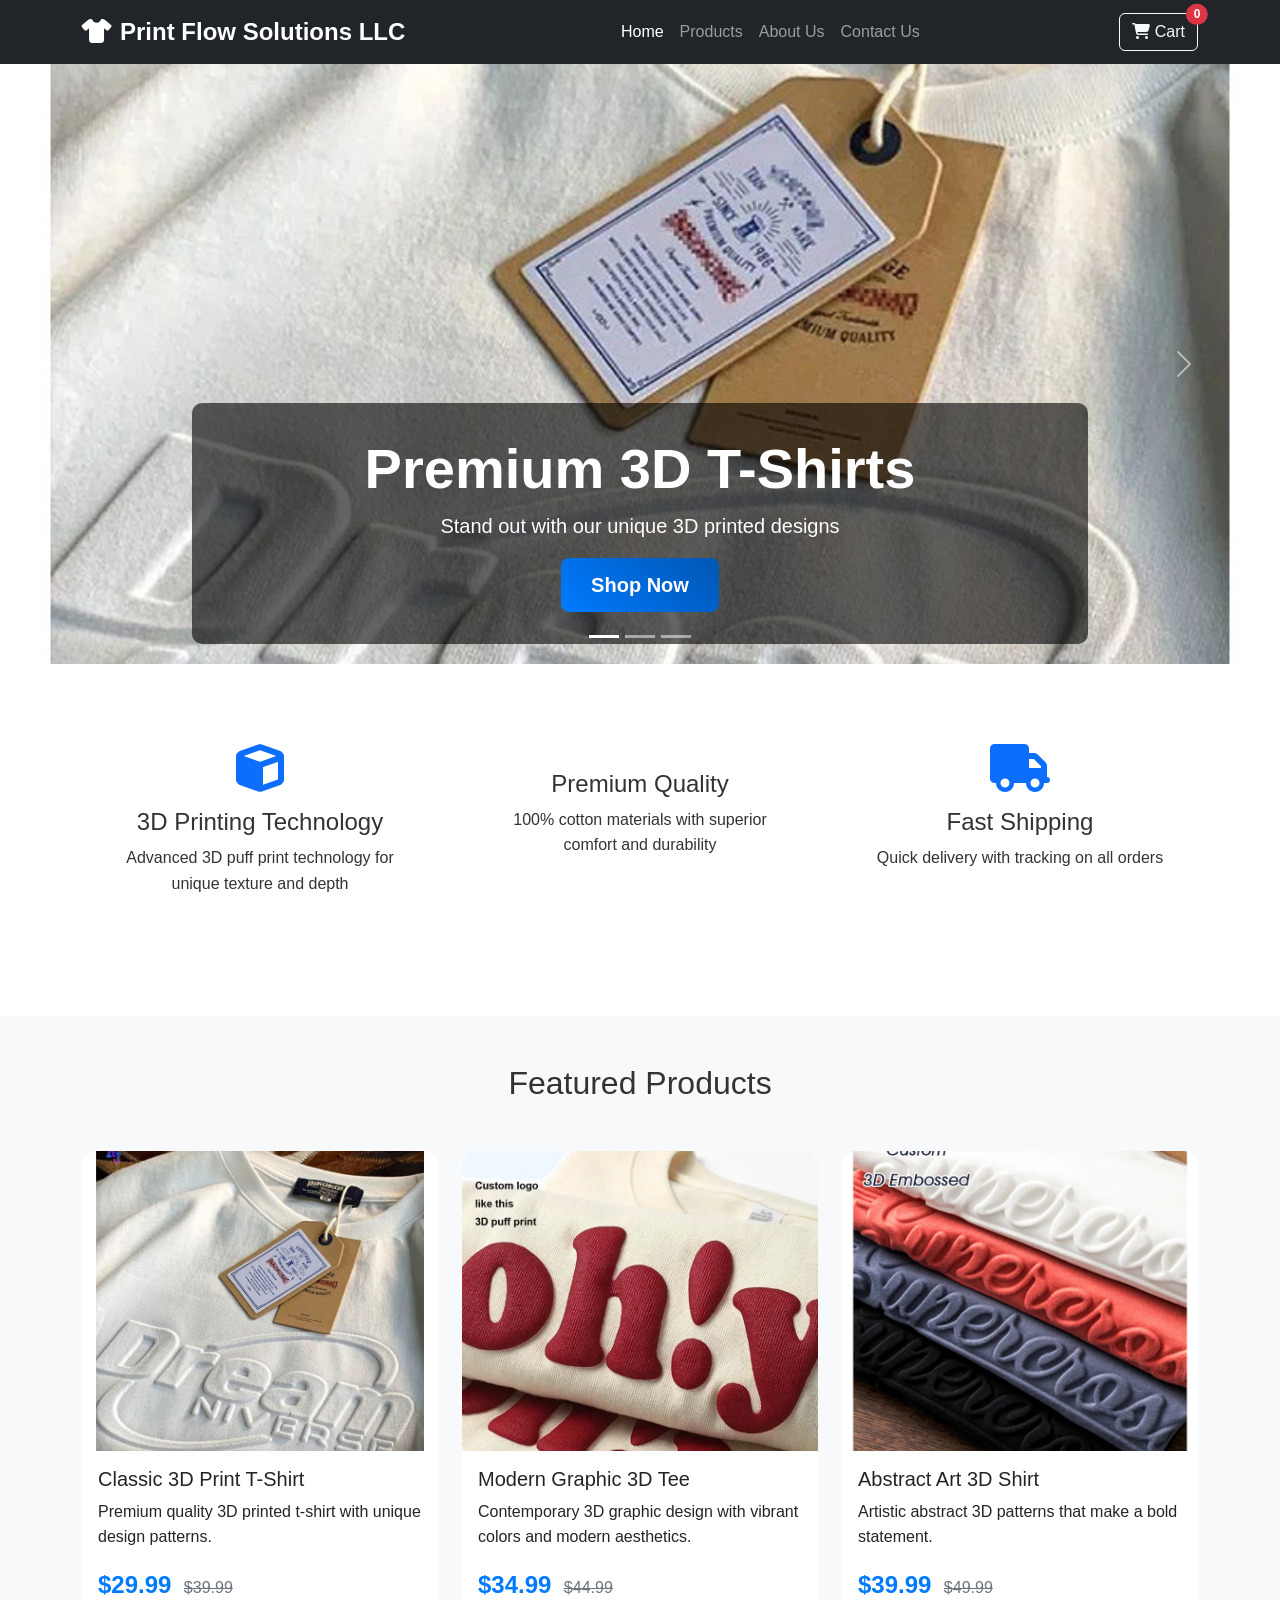
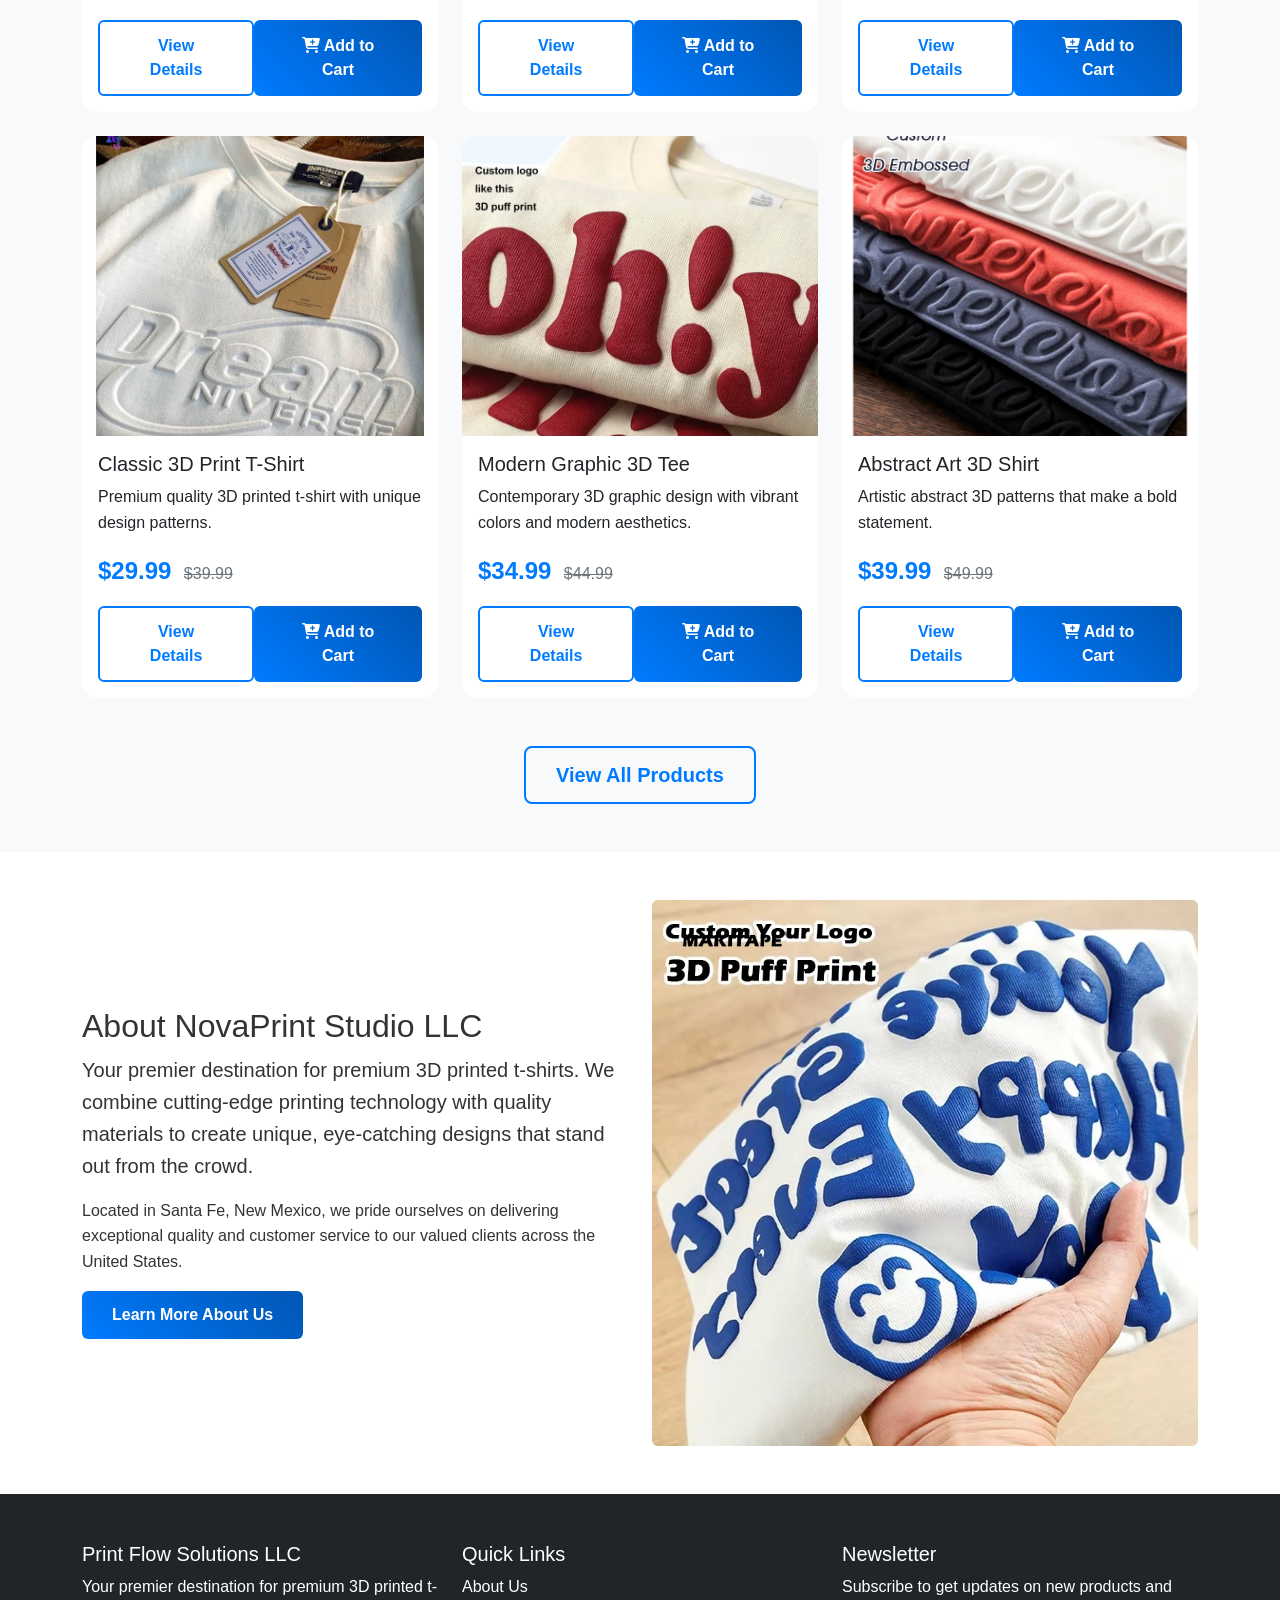
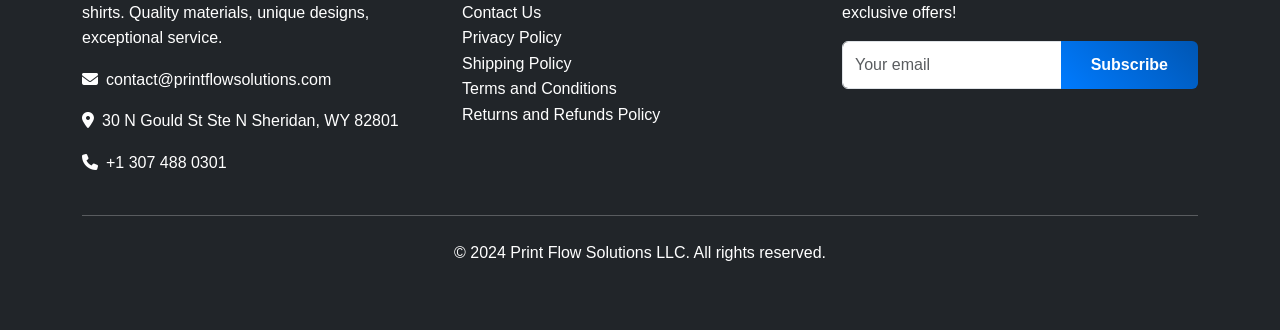
<file: index.html>
<!DOCTYPE html>
<html lang="en">
<head>
    <meta charset="UTF-8">
    <meta name="viewport" content="width=device-width, initial-scale=1.0">
    <title>Print Flow Solutions LLC - Premium 3D T-Shirts</title>
    <link href="https://cdn.jsdelivr.net/npm/bootstrap@5.3.0/dist/css/bootstrap.min.css" rel="stylesheet">
    <link href="https://cdnjs.cloudflare.com/ajax/libs/font-awesome/6.4.0/css/all.min.css" rel="stylesheet">
    <link href="css/style.css" rel="stylesheet">
</head>
<body>
    <!-- Navigation -->
    <nav class="navbar navbar-expand-lg navbar-dark bg-dark sticky-top">
        <div class="container">
            <a class="navbar-brand fw-bold" href="index.html">
                <i class="fas fa-tshirt me-2"></i>Print Flow Solutions LLC
            </a>
            <button class="navbar-toggler" type="button" data-bs-toggle="collapse" data-bs-target="#navbarNav">
                <span class="navbar-toggler-icon"></span>
            </button>
            <div class="collapse navbar-collapse" id="navbarNav">
                <ul class="navbar-nav mx-auto">
                    <li class="nav-item">
                        <a class="nav-link active" href="index.html">Home</a>
                    </li>
                    <li class="nav-item">
                        <a class="nav-link" href="products.html">Products</a>
                    </li>
                    <li class="nav-item">
                        <a class="nav-link" href="about.html">About Us</a>
                    </li>
                    <li class="nav-item">
                        <a class="nav-link" href="contact.html">Contact Us</a>
                    </li>
                </ul>
                <div class="d-flex">
                    <button class="btn btn-outline-light position-relative" onclick="window.location.href='cart.html'">
                        <i class="fas fa-shopping-cart"></i> Cart
                        <span class="position-absolute top-0 start-100 translate-middle badge rounded-pill bg-danger" id="cart-count">0</span>
                    </button>
                </div>
            </div>
        </div>
    </nav>

    <!-- Hero Banner -->
    <section class="hero-section">
        <div class="container-fluid p-0">
            <div id="heroCarousel" class="carousel slide carousel-fade" data-bs-ride="carousel">
                <div class="carousel-indicators">
                    <button type="button" data-bs-target="#heroCarousel" data-bs-slide-to="0" class="active"></button>
                    <button type="button" data-bs-target="#heroCarousel" data-bs-slide-to="1"></button>
                    <button type="button" data-bs-target="#heroCarousel" data-bs-slide-to="2"></button>
                </div>
                <div class="carousel-inner">
                    <div class="carousel-item active">
                        <img src="Products/1/main-image-1.jpeg" class="d-block w-100 hero-image" alt="3D T-Shirt Banner 1">
                        <div class="carousel-caption d-none d-md-block">
                            <h1 class="display-4 fw-bold">Premium 3D T-Shirts</h1>
                            <p class="lead">Stand out with our unique 3D printed designs</p>
                            <a href="products.html" class="btn btn-primary btn-lg">Shop Now</a>
                        </div>
                    </div>
                    <div class="carousel-item">
                        <img src="Products/2/main-image-1.jpeg" class="d-block w-100 hero-image" alt="3D T-Shirt Banner 2">
                        <div class="carousel-caption d-none d-md-block">
                            <h1 class="display-4 fw-bold">Custom Designs</h1>
                            <p class="lead">Express your style with our exclusive collection</p>
                            <a href="products.html" class="btn btn-primary btn-lg">Explore Collection</a>
                        </div>
                    </div>
                    <div class="carousel-item">
                        <img src="Products/3/main-image-1.jpeg" class="d-block w-100 hero-image" alt="3D T-Shirt Banner 3">
                        <div class="carousel-caption d-none d-md-block">
                            <h2 class="display-5 fw-bold">About Print Flow Solutions LLC</h2>
                            <p class="lead">100% cotton with premium 3D printing</p>
                            <a href="products.html" class="btn btn-primary btn-lg">View Products</a>
                        </div>
                    </div>
                </div>
                <button class="carousel-control-prev" type="button" data-bs-target="#heroCarousel" data-bs-slide="prev">
                    <span class="carousel-control-prev-icon"></span>
                </button>
                <button class="carousel-control-next" type="button" data-bs-target="#heroCarousel" data-bs-slide="next">
                    <span class="carousel-control-next-icon"></span>
                </button>
            </div>
        </div>
    </section>

    <!-- Features Section -->
    <section class="py-5">
        <div class="container">
            <div class="row text-center">
                <div class="col-md-4 mb-4">
                    <div class="feature-box">
                        <i class="fas fa-cube fa-3x text-primary mb-3"></i>
                        <h4>3D Printing Technology</h4>
                        <p>Advanced 3D puff print technology for unique texture and depth</p>
                    </div>
                </div>
                <div class="col-md-4 mb-4">
                    <div class="feature-box">
                        <i class="fas fa-cotton-bud fa-3x text-primary mb-3"></i>
                        <h4>Premium Quality</h4>
                        <p>100% cotton materials with superior comfort and durability</p>
                    </div>
                </div>
                <div class="col-md-4 mb-4">
                    <div class="feature-box">
                        <i class="fas fa-truck fa-3x text-primary mb-3"></i>
                        <h4>Fast Shipping</h4>
                        <p>Quick delivery with tracking on all orders</p>
                    </div>
                </div>
            </div>
        </div>
    </section>

    <!-- Featured Products -->
    <section class="py-5 bg-light">
        <div class="container">
            <h2 class="text-center mb-5">Featured Products</h2>
            <div class="row" id="featured-products">
                <!-- Products will be loaded here by JavaScript -->
            </div>
            <div class="text-center mt-4">
                <a href="products.html" class="btn btn-outline-primary btn-lg">View All Products</a>
            </div>
        </div>
    </section>

    <!-- About Preview -->
    <section class="py-5">
        <div class="container">
            <div class="row align-items-center">
                <div class="col-md-6">
                    <h2>About NovaPrint Studio LLC</h2>
                    <p class="lead">Your premier destination for premium 3D printed t-shirts. We combine cutting-edge printing technology with quality materials to create unique, eye-catching designs that stand out from the crowd.</p>
                    <p>Located in Santa Fe, New Mexico, we pride ourselves on delivering exceptional quality and customer service to our valued clients across the United States.</p>
                    <a href="about.html" class="btn btn-primary">Learn More About Us</a>
                </div>
                <div class="col-md-6">
                    <img src="Products/4/main-image-1.jpeg" class="img-fluid rounded" alt="About Us">
                </div>
            </div>
        </div>
    </section>

    <!-- Footer -->
    <footer class="bg-dark text-white py-5">
        <div class="container">
            <div class="row">
                <div class="col-md-4">
                    <h5>Print Flow Solutions LLC</h5>
                    <p>Your premier destination for premium 3D printed t-shirts. Quality materials, unique designs, exceptional service.</p>
                    <p><i class="fas fa-envelope me-2"></i>contact@printflowsolutions.com</p>
                    <p><i class="fas fa-map-marker-alt me-2"></i>30 N Gould St Ste N Sheridan, WY 82801</p>
                    <p><i class="fas fa-phone me-2"></i>+1 307 488 0301</p>
                </div>
                <div class="col-md-4">
                    <h5>Quick Links</h5>
                    <ul class="list-unstyled">
                        <li><a href="about.html" class="text-white">About Us</a></li>
                        <li><a href="contact.html" class="text-white">Contact Us</a></li>
                        <li><a href="privacy.html" class="text-white">Privacy Policy</a></li>
                        <li><a href="shipping.html" class="text-white">Shipping Policy</a></li>
                        <li><a href="terms.html" class="text-white">Terms and Conditions</a></li>
                        <li><a href="returns.html" class="text-white">Returns and Refunds Policy</a></li>
                    </ul>
                </div>
                <div class="col-md-4">
                    <h5>Newsletter</h5>
                    <p>Subscribe to get updates on new products and exclusive offers!</p>
                    <form class="newsletter-form">
                        <div class="input-group mb-3">
                            <input type="email" class="form-control" placeholder="Your email" required>
                            <button class="btn btn-primary" type="submit">Subscribe</button>
                        </div>
                    </form>
                </div>
            </div>
            <hr class="my-4 bg-white">
            <div class="text-center">
                <p>&copy; 2024 Print Flow Solutions LLC. All rights reserved.</p>
            </div>
        </div>
    </footer>

    <script src="https://cdn.jsdelivr.net/npm/bootstrap@5.3.0/dist/js/bootstrap.bundle.min.js"></script>
    <script src="js/main.js"></script>
</body>
</html>
</file>
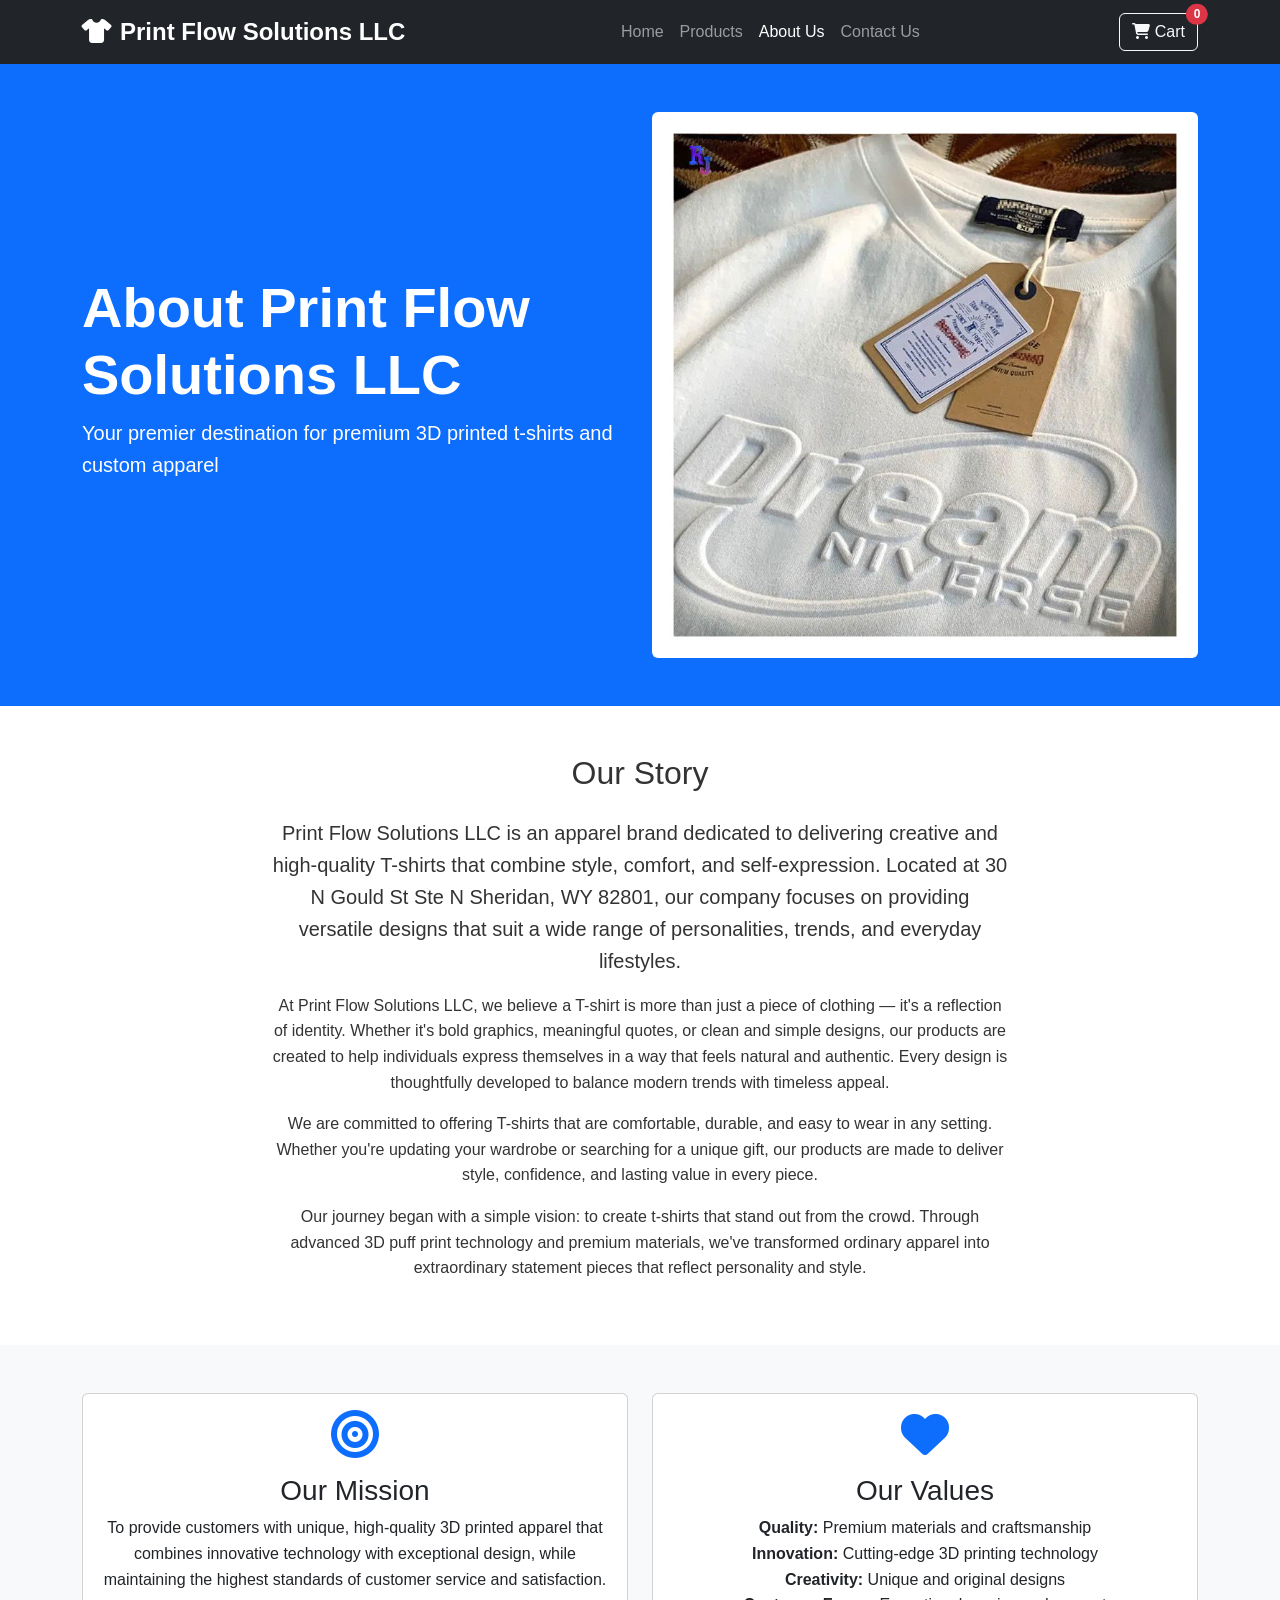
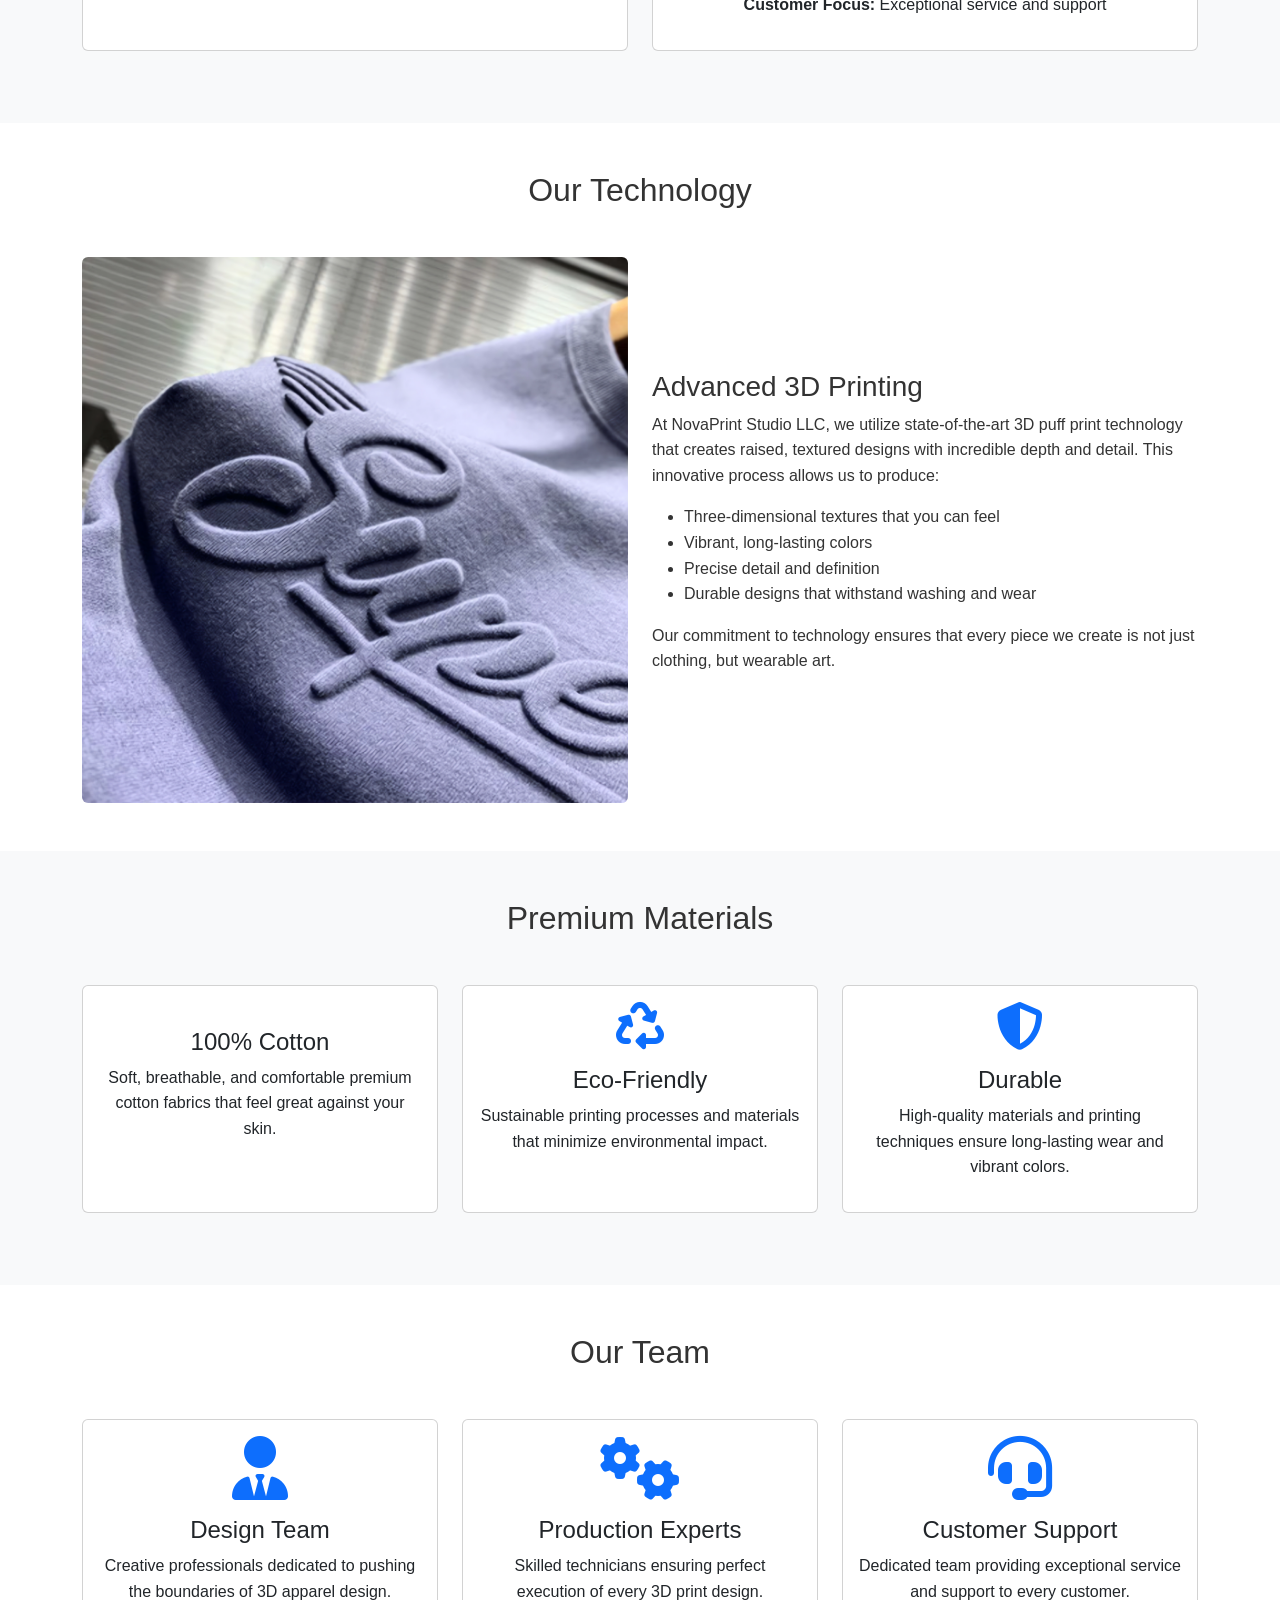
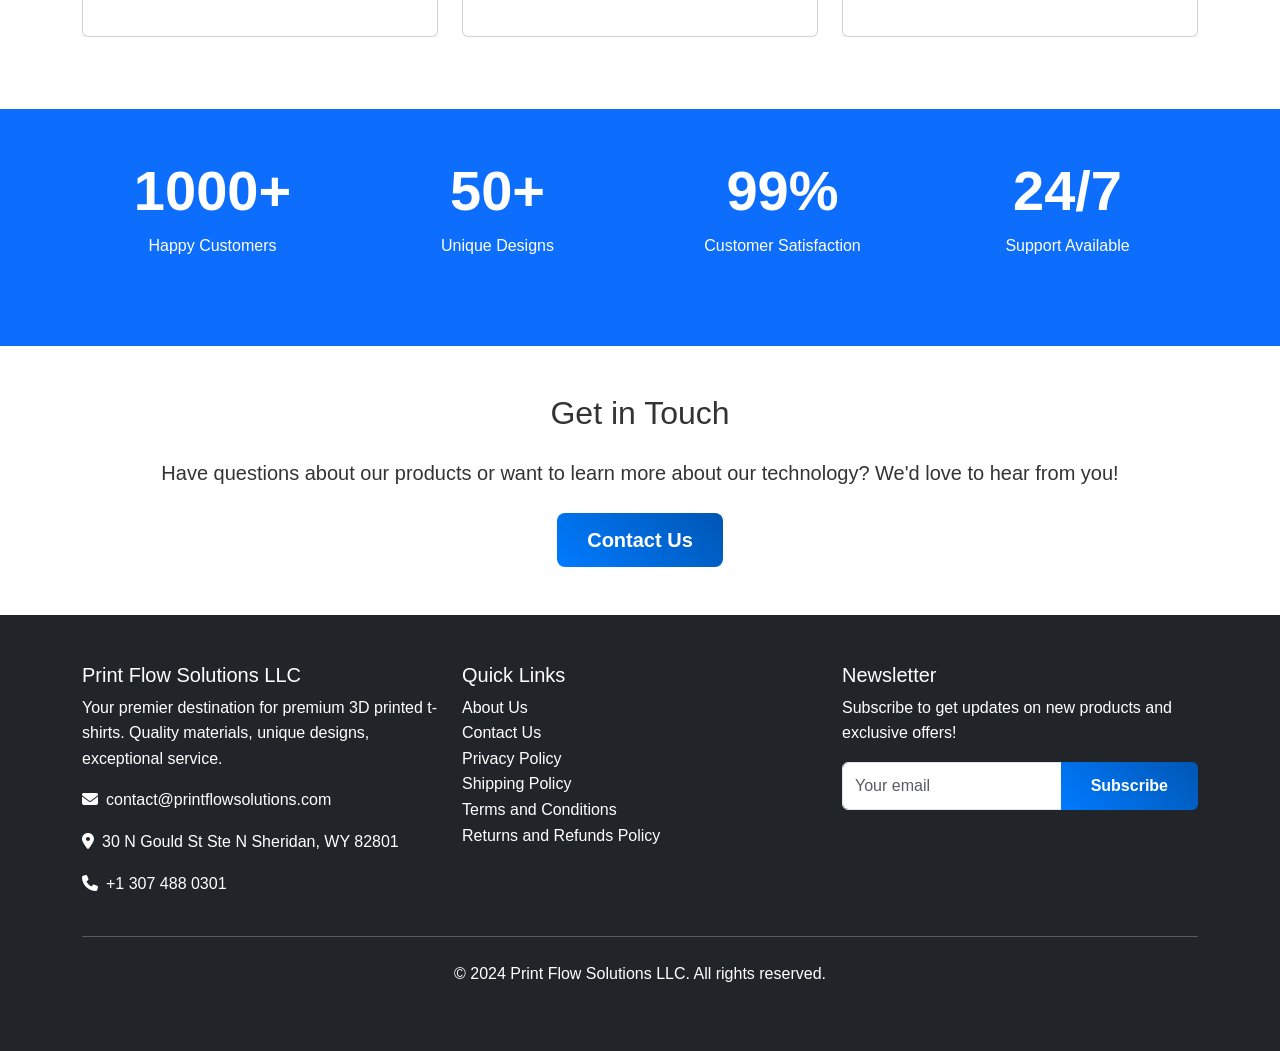
<file: about.html>
<!DOCTYPE html>
<html lang="en">
<head>
    <meta charset="UTF-8">
    <meta name="viewport" content="width=device-width, initial-scale=1.0">
    <title>About Us - Print Flow Solutions LLC</title>
    <link href="https://cdn.jsdelivr.net/npm/bootstrap@5.3.0/dist/css/bootstrap.min.css" rel="stylesheet">
    <link href="https://cdnjs.cloudflare.com/ajax/libs/font-awesome/6.4.0/css/all.min.css" rel="stylesheet">
    <link href="css/style.css" rel="stylesheet">
</head>
<body>
    <!-- Navigation -->
    <nav class="navbar navbar-expand-lg navbar-dark bg-dark sticky-top">
        <div class="container">
            <a class="navbar-brand fw-bold" href="index.html">
                <i class="fas fa-tshirt me-2"></i>Print Flow Solutions LLC
            </a>
            <button class="navbar-toggler" type="button" data-bs-toggle="collapse" data-bs-target="#navbarNav">
                <span class="navbar-toggler-icon"></span>
            </button>
            <div class="collapse navbar-collapse" id="navbarNav">
                <ul class="navbar-nav mx-auto">
                    <li class="nav-item">
                        <a class="nav-link" href="index.html">Home</a>
                    </li>
                    <li class="nav-item">
                        <a class="nav-link" href="products.html">Products</a>
                    </li>
                    <li class="nav-item">
                        <a class="nav-link active" href="about.html">About Us</a>
                    </li>
                    <li class="nav-item">
                        <a class="nav-link" href="contact.html">Contact Us</a>
                    </li>
                </ul>
                <div class="d-flex">
                    <button class="btn btn-outline-light position-relative" onclick="window.location.href='cart.html'">
                        <i class="fas fa-shopping-cart"></i> Cart
                        <span class="position-absolute top-0 start-100 translate-middle badge rounded-pill bg-danger" id="cart-count">0</span>
                    </button>
                </div>
            </div>
        </div>
    </nav>

    <!-- Hero Section -->
    <section class="py-5 bg-primary text-white">
        <div class="container">
            <div class="row align-items-center">
                <div class="col-md-6">
                    <h1 class="display-4 fw-bold">About Print Flow Solutions LLC</h1>
                    <p class="lead">Your premier destination for premium 3D printed t-shirts and custom apparel</p>
                </div>
                <div class="col-md-6">
                    <img src="Products/1/main-image-1.jpeg" class="img-fluid rounded" alt="About Us">
                </div>
            </div>
        </div>
    </section>

    <!-- Our Story -->
    <section class="py-5">
        <div class="container">
            <div class="row">
                <div class="col-md-8 mx-auto text-center">
                    <h2 class="mb-4">Our Story</h2>
                    <p class="lead">Print Flow Solutions LLC is an apparel brand dedicated to delivering creative and high-quality T-shirts that combine style, comfort, and self-expression. Located at 30 N Gould St Ste N Sheridan, WY 82801, our company focuses on providing versatile designs that suit a wide range of personalities, trends, and everyday lifestyles.</p>
                    <p>At Print Flow Solutions LLC, we believe a T-shirt is more than just a piece of clothing — it's a reflection of identity. Whether it's bold graphics, meaningful quotes, or clean and simple designs, our products are created to help individuals express themselves in a way that feels natural and authentic. Every design is thoughtfully developed to balance modern trends with timeless appeal.</p>
                    <p>We are committed to offering T-shirts that are comfortable, durable, and easy to wear in any setting. Whether you're updating your wardrobe or searching for a unique gift, our products are made to deliver style, confidence, and lasting value in every piece.</p>
                    <p>Our journey began with a simple vision: to create t-shirts that stand out from the crowd. Through advanced 3D puff print technology and premium materials, we've transformed ordinary apparel into extraordinary statement pieces that reflect personality and style.</p>
                </div>
            </div>
        </div>
    </section>

    <!-- Mission & Values -->
    <section class="py-5 bg-light">
        <div class="container">
            <div class="row">
                <div class="col-md-6 mb-4">
                    <div class="card h-100">
                        <div class="card-body text-center">
                            <i class="fas fa-bullseye fa-3x text-primary mb-3"></i>
                            <h3>Our Mission</h3>
                            <p>To provide customers with unique, high-quality 3D printed apparel that combines innovative technology with exceptional design, while maintaining the highest standards of customer service and satisfaction.</p>
                        </div>
                    </div>
                </div>
                <div class="col-md-6 mb-4">
                    <div class="card h-100">
                        <div class="card-body text-center">
                            <i class="fas fa-heart fa-3x text-primary mb-3"></i>
                            <h3>Our Values</h3>
                            <p><strong>Quality:</strong> Premium materials and craftsmanship<br>
                            <strong>Innovation:</strong> Cutting-edge 3D printing technology<br>
                            <strong>Creativity:</strong> Unique and original designs<br>
                            <strong>Customer Focus:</strong> Exceptional service and support</p>
                        </div>
                    </div>
                </div>
            </div>
        </div>
    </section>

    <!-- Technology -->
    <section class="py-5">
        <div class="container">
            <h2 class="text-center mb-5">Our Technology</h2>
            <div class="row align-items-center">
                <div class="col-md-6">
                    <img src="Products/3/main-image-3.jpeg" class="img-fluid rounded" alt="3D Printing Technology">
                </div>
                <div class="col-md-6">
                    <h3>Advanced 3D Printing</h3>
                    <p>At NovaPrint Studio LLC, we utilize state-of-the-art 3D puff print technology that creates raised, textured designs with incredible depth and detail. This innovative process allows us to produce:</p>
                    <ul>
                        <li>Three-dimensional textures that you can feel</li>
                        <li>Vibrant, long-lasting colors</li>
                        <li>Precise detail and definition</li>
                        <li>Durable designs that withstand washing and wear</li>
                    </ul>
                    <p>Our commitment to technology ensures that every piece we create is not just clothing, but wearable art.</p>
                </div>
            </div>
        </div>
    </section>

    <!-- Quality Materials -->
    <section class="py-5 bg-light">
        <div class="container">
            <h2 class="text-center mb-5">Premium Materials</h2>
            <div class="row">
                <div class="col-md-4 mb-4">
                    <div class="card h-100">
                        <div class="card-body text-center">
                            <i class="fas fa-cotton-bud fa-3x text-primary mb-3"></i>
                            <h4>100% Cotton</h4>
                            <p>Soft, breathable, and comfortable premium cotton fabrics that feel great against your skin.</p>
                        </div>
                    </div>
                </div>
                <div class="col-md-4 mb-4">
                    <div class="card h-100">
                        <div class="card-body text-center">
                            <i class="fas fa-recycle fa-3x text-primary mb-3"></i>
                            <h4>Eco-Friendly</h4>
                            <p>Sustainable printing processes and materials that minimize environmental impact.</p>
                        </div>
                    </div>
                </div>
                <div class="col-md-4 mb-4">
                    <div class="card h-100">
                        <div class="card-body text-center">
                            <i class="fas fa-shield-alt fa-3x text-primary mb-3"></i>
                            <h4>Durable</h4>
                            <p>High-quality materials and printing techniques ensure long-lasting wear and vibrant colors.</p>
                        </div>
                    </div>
                </div>
            </div>
        </div>
    </section>

    <!-- Team -->
    <section class="py-5">
        <div class="container">
            <h2 class="text-center mb-5">Our Team</h2>
            <div class="row">
                <div class="col-md-4 mb-4">
                    <div class="card h-100">
                        <div class="card-body text-center">
                            <div class="mb-3">
                                <i class="fas fa-user-tie fa-4x text-primary"></i>
                            </div>
                            <h4>Design Team</h4>
                            <p>Creative professionals dedicated to pushing the boundaries of 3D apparel design.</p>
                        </div>
                    </div>
                </div>
                <div class="col-md-4 mb-4">
                    <div class="card h-100">
                        <div class="card-body text-center">
                            <div class="mb-3">
                                <i class="fas fa-cogs fa-4x text-primary"></i>
                            </div>
                            <h4>Production Experts</h4>
                            <p>Skilled technicians ensuring perfect execution of every 3D print design.</p>
                        </div>
                    </div>
                </div>
                <div class="col-md-4 mb-4">
                    <div class="card h-100">
                        <div class="card-body text-center">
                            <div class="mb-3">
                                <i class="fas fa-headset fa-4x text-primary"></i>
                            </div>
                            <h4>Customer Support</h4>
                            <p>Dedicated team providing exceptional service and support to every customer.</p>
                        </div>
                    </div>
                </div>
            </div>
        </div>
    </section>

    <!-- Stats -->
    <section class="py-5 bg-primary text-white">
        <div class="container">
            <div class="row text-center">
                <div class="col-md-3 mb-4">
                    <h2 class="display-4 fw-bold">1000+</h2>
                    <p>Happy Customers</p>
                </div>
                <div class="col-md-3 mb-4">
                    <h2 class="display-4 fw-bold">50+</h2>
                    <p>Unique Designs</p>
                </div>
                <div class="col-md-3 mb-4">
                    <h2 class="display-4 fw-bold">99%</h2>
                    <p>Customer Satisfaction</p>
                </div>
                <div class="col-md-3 mb-4">
                    <h2 class="display-4 fw-bold">24/7</h2>
                    <p>Support Available</p>
                </div>
            </div>
        </div>
    </section>

    <!-- Contact CTA -->
    <section class="py-5">
        <div class="container text-center">
            <h2 class="mb-4">Get in Touch</h2>
            <p class="lead mb-4">Have questions about our products or want to learn more about our technology? We'd love to hear from you!</p>
            <a href="contact.html" class="btn btn-primary btn-lg">Contact Us</a>
        </div>
    </section>

    <!-- Footer -->
    <footer class="bg-dark text-white py-5">
        <div class="container">
            <div class="row">
                <div class="col-md-4">
                    <h5>Print Flow Solutions LLC</h5>
                    <p>Your premier destination for premium 3D printed t-shirts. Quality materials, unique designs, exceptional service.</p>
                    <p><i class="fas fa-envelope me-2"></i>contact@printflowsolutions.com</p>
                    <p><i class="fas fa-map-marker-alt me-2"></i>30 N Gould St Ste N Sheridan, WY 82801</p>
                    <p><i class="fas fa-phone me-2"></i>+1 307 488 0301</p>
                </div>
                <div class="col-md-4">
                    <h5>Quick Links</h5>
                    <ul class="list-unstyled">
                        <li><a href="about.html" class="text-white">About Us</a></li>
                        <li><a href="contact.html" class="text-white">Contact Us</a></li>
                        <li><a href="privacy.html" class="text-white">Privacy Policy</a></li>
                        <li><a href="shipping.html" class="text-white">Shipping Policy</a></li>
                        <li><a href="terms.html" class="text-white">Terms and Conditions</a></li>
                        <li><a href="returns.html" class="text-white">Returns and Refunds Policy</a></li>
                    </ul>
                </div>
                <div class="col-md-4">
                    <h5>Newsletter</h5>
                    <p>Subscribe to get updates on new products and exclusive offers!</p>
                    <form class="newsletter-form">
                        <div class="input-group mb-3">
                            <input type="email" class="form-control" placeholder="Your email" required>
                            <button class="btn btn-primary" type="submit">Subscribe</button>
                        </div>
                    </form>
                </div>
            </div>
            <hr class="my-4 bg-white">
            <div class="text-center">
                <p>&copy; 2024 Print Flow Solutions LLC. All rights reserved.</p>
            </div>
        </div>
    </footer>

    <script src="https://cdn.jsdelivr.net/npm/bootstrap@5.3.0/dist/js/bootstrap.bundle.min.js"></script>
    <script src="js/main.js"></script>
</body>
</html>
</file>
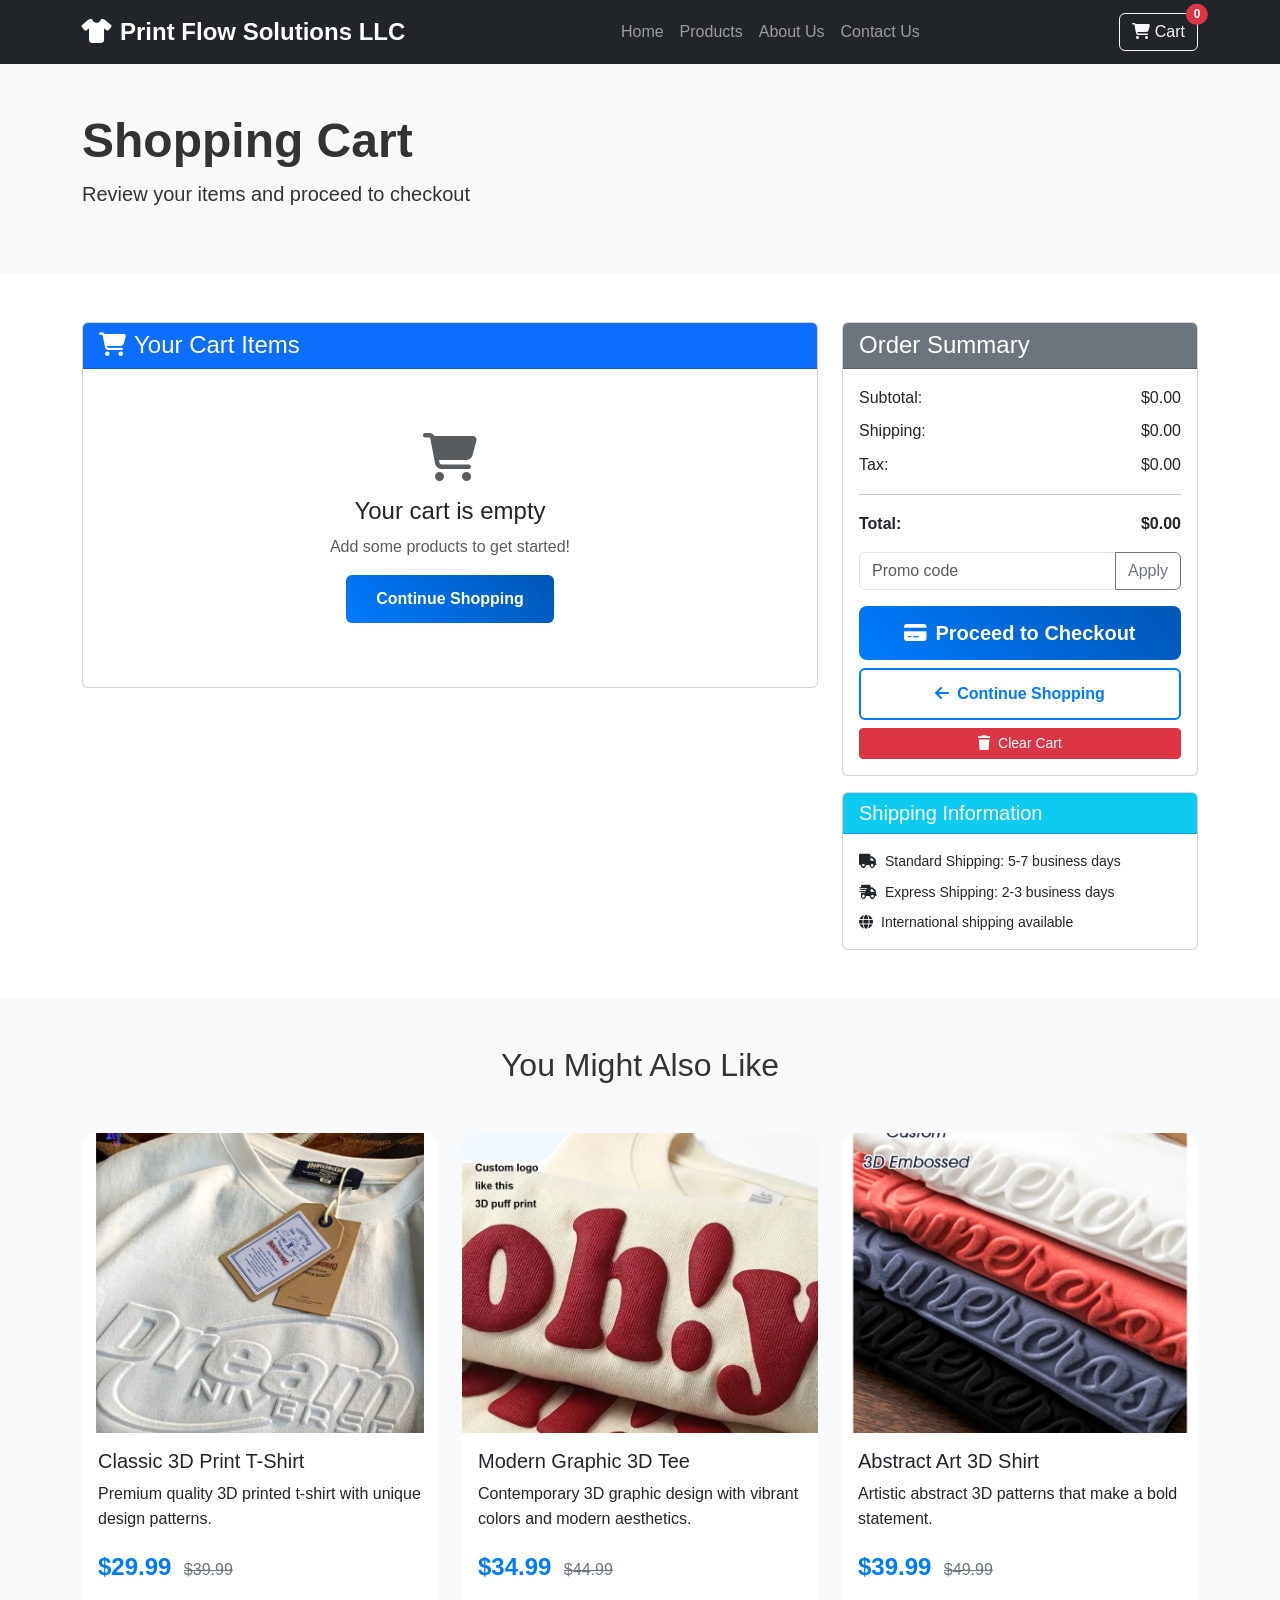
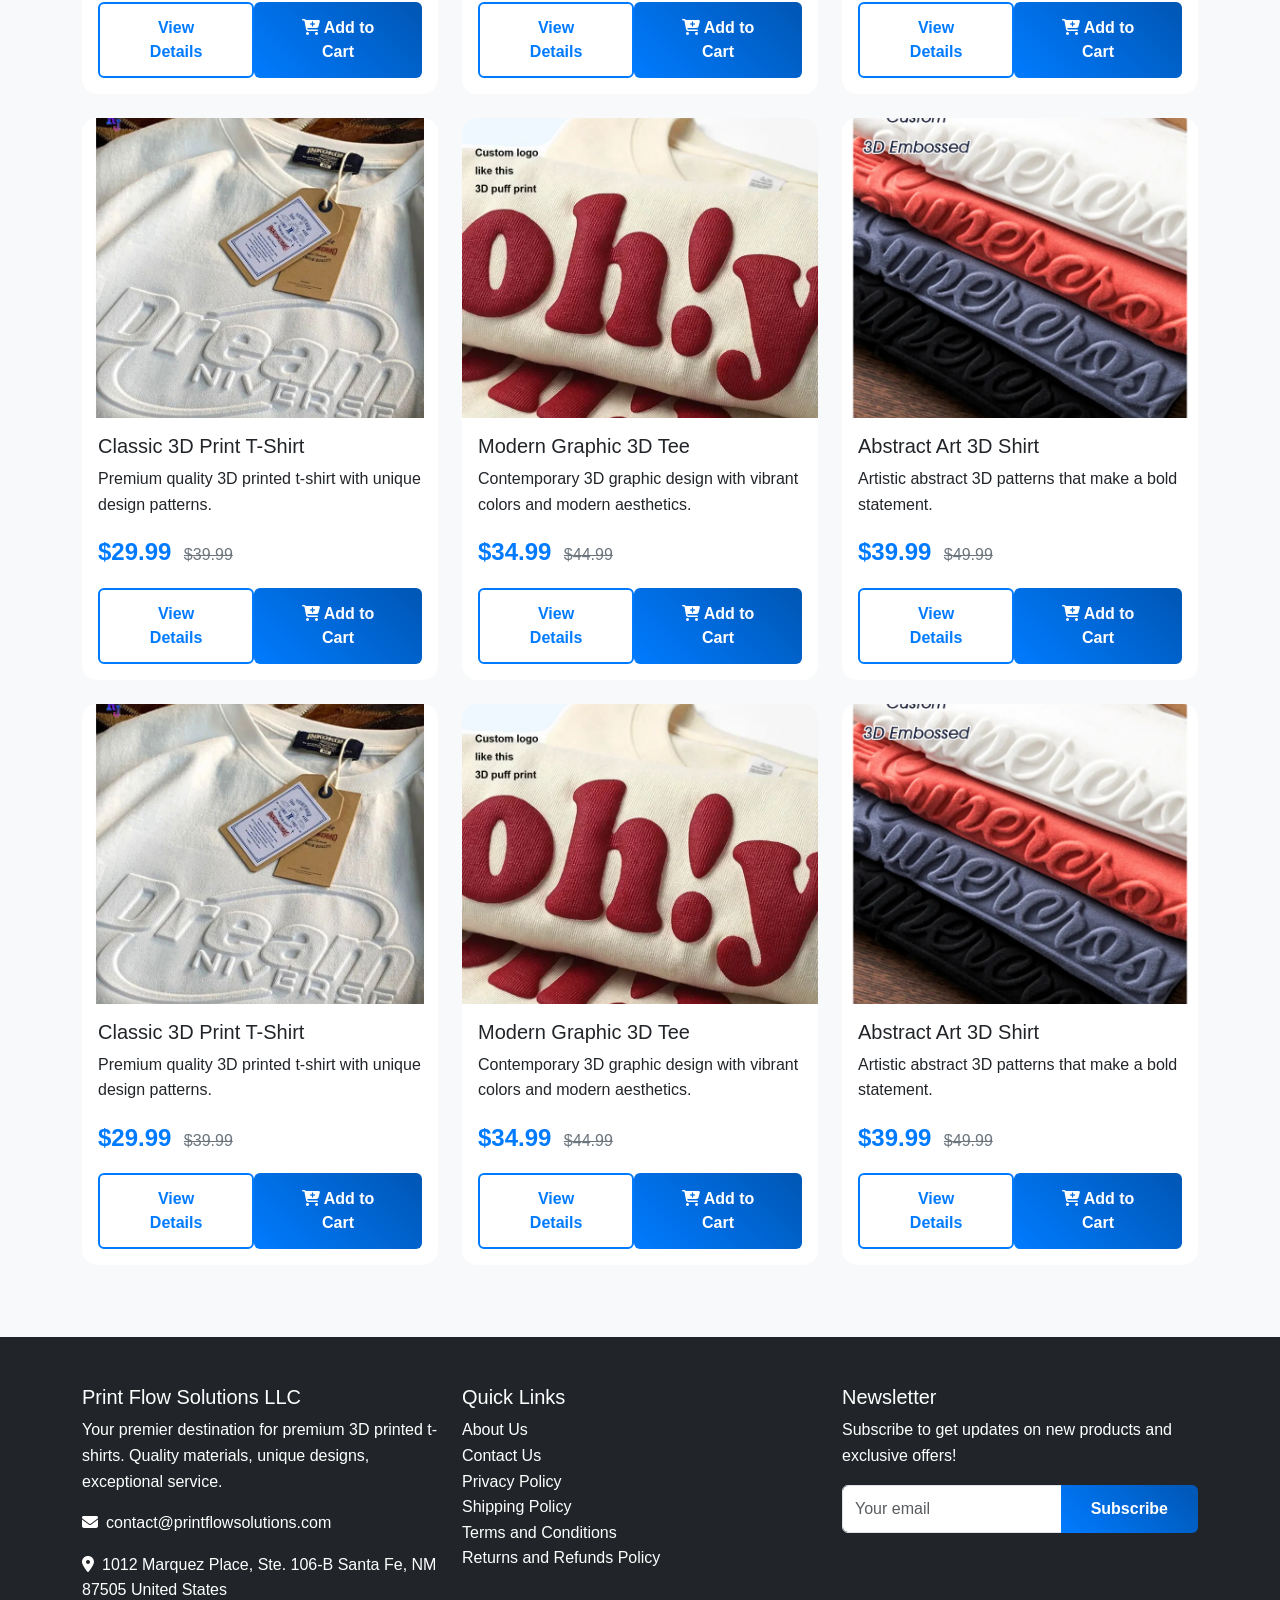
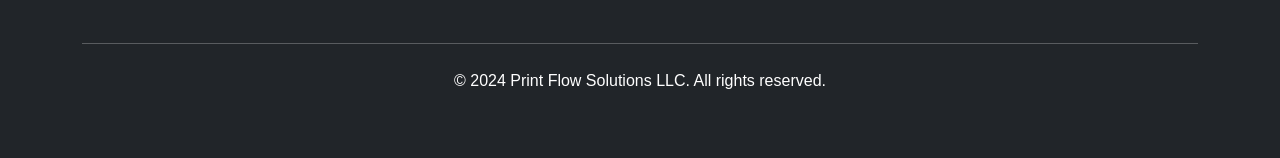
<file: cart.html>
<!DOCTYPE html>
<html lang="en">
<head>
    <meta charset="UTF-8">
    <meta name="viewport" content="width=device-width, initial-scale=1.0">
    <title>Shopping Cart - Print Flow Solutions LLC</title>
    <link href="https://cdn.jsdelivr.net/npm/bootstrap@5.3.0/dist/css/bootstrap.min.css" rel="stylesheet">
    <link href="https://cdnjs.cloudflare.com/ajax/libs/font-awesome/6.4.0/css/all.min.css" rel="stylesheet">
    <link href="css/style.css" rel="stylesheet">
</head>
<body>
    <!-- Navigation -->
    <nav class="navbar navbar-expand-lg navbar-dark bg-dark sticky-top">
        <div class="container">
            <a class="navbar-brand fw-bold" href="index.html">
                <i class="fas fa-tshirt me-2"></i>Print Flow Solutions LLC
            </a>
            <button class="navbar-toggler" type="button" data-bs-toggle="collapse" data-bs-target="#navbarNav">
                <span class="navbar-toggler-icon"></span>
            </button>
            <div class="collapse navbar-collapse" id="navbarNav">
                <ul class="navbar-nav mx-auto">
                    <li class="nav-item">
                        <a class="nav-link" href="index.html">Home</a>
                    </li>
                    <li class="nav-item">
                        <a class="nav-link" href="products.html">Products</a>
                    </li>
                    <li class="nav-item">
                        <a class="nav-link" href="about.html">About Us</a>
                    </li>
                    <li class="nav-item">
                        <a class="nav-link" href="contact.html">Contact Us</a>
                    </li>
                </ul>
                <div class="d-flex">
                    <button class="btn btn-outline-light position-relative" onclick="window.location.href='cart.html'">
                        <i class="fas fa-shopping-cart"></i> Cart
                        <span class="position-absolute top-0 start-100 translate-middle badge rounded-pill bg-danger" id="cart-count">0</span>
                    </button>
                </div>
            </div>
        </div>
    </nav>

    <!-- Page Header -->
    <section class="py-5 bg-light">
        <div class="container">
            <h1 class="display-5 fw-bold">Shopping Cart</h1>
            <p class="lead">Review your items and proceed to checkout</p>
        </div>
    </section>

    <!-- Cart Content -->
    <section class="py-5">
        <div class="container">
            <div class="row">
                <!-- Cart Items -->
                <div class="col-lg-8">
                    <div class="card">
                        <div class="card-header bg-primary text-white">
                            <h4 class="mb-0"><i class="fas fa-shopping-cart me-2"></i>Your Cart Items</h4>
                        </div>
                        <div class="card-body" id="cart-items">
                            <!-- Cart items will be loaded here by JavaScript -->
                        </div>
                    </div>
                </div>
                
                <!-- Order Summary -->
                <div class="col-lg-4">
                    <div class="card">
                        <div class="card-header bg-secondary text-white">
                            <h4 class="mb-0">Order Summary</h4>
                        </div>
                        <div class="card-body">
                            <div class="d-flex justify-content-between mb-2">
                                <span>Subtotal:</span>
                                <span id="subtotal">$0.00</span>
                            </div>
                            <div class="d-flex justify-content-between mb-2">
                                <span>Shipping:</span>
                                <span id="shipping">$5.00</span>
                            </div>
                            <div class="d-flex justify-content-between mb-2">
                                <span>Tax:</span>
                                <span id="tax">$0.00</span>
                            </div>
                            <hr>
                            <div class="d-flex justify-content-between mb-3">
                                <strong>Total:</strong>
                                <strong id="cart-total">$0.00</strong>
                            </div>
                            
                            <!-- Promo Code -->
                            <div class="mb-3">
                                <div class="input-group">
                                    <input type="text" class="form-control" placeholder="Promo code">
                                    <button class="btn btn-outline-secondary" type="button">Apply</button>
                                </div>
                            </div>
                            
                            <!-- Checkout Buttons -->
                            <div class="d-grid gap-2">
                                <button class="btn btn-primary btn-lg" onclick="proceedToCheckout()">
                                    <i class="fas fa-credit-card me-2"></i>Proceed to Checkout
                                </button>
                                <button class="btn btn-outline-primary" onclick="continueShopping()">
                                    <i class="fas fa-arrow-left me-2"></i>Continue Shopping
                                </button>
                                <button class="btn btn-danger btn-sm" onclick="clearCart()">
                                    <i class="fas fa-trash me-2"></i>Clear Cart
                                </button>
                            </div>
                        </div>
                    </div>
                    
                    <!-- Shipping Info -->
                    <div class="card mt-3">
                        <div class="card-header bg-info text-white">
                            <h5 class="mb-0">Shipping Information</h5>
                        </div>
                        <div class="card-body">
                            <p class="small mb-2"><i class="fas fa-truck me-2"></i>Standard Shipping: 5-7 business days</p>
                            <p class="small mb-2"><i class="fas fa-shipping-fast me-2"></i>Express Shipping: 2-3 business days</p>
                            <p class="small mb-0"><i class="fas fa-globe me-2"></i>International shipping available</p>
                        </div>
                    </div>
                </div>
            </div>
        </div>
    </section>

    <!-- Related Products -->
    <section class="py-5 bg-light">
        <div class="container">
            <h2 class="text-center mb-5">You Might Also Like</h2>
            <div class="row" id="suggested-products">
                <!-- Suggested products will be loaded here by JavaScript -->
            </div>
        </div>
    </section>

    <!-- Footer -->
    <footer class="bg-dark text-white py-5">
        <div class="container">
            <div class="row">
                <div class="col-md-4">
                    <h5>Print Flow Solutions LLC</h5>
                    <p>Your premier destination for premium 3D printed t-shirts. Quality materials, unique designs, exceptional service.</p>
                    <p><i class="fas fa-envelope me-2"></i>contact@printflowsolutions.com</p>
                    <p><i class="fas fa-map-marker-alt me-2"></i>1012 Marquez Place, Ste. 106-B Santa Fe, NM 87505 United States</p>
                </div>
                <div class="col-md-4">
                    <h5>Quick Links</h5>
                    <ul class="list-unstyled">
                        <li><a href="about.html" class="text-white">About Us</a></li>
                        <li><a href="contact.html" class="text-white">Contact Us</a></li>
                        <li><a href="privacy.html" class="text-white">Privacy Policy</a></li>
                        <li><a href="shipping.html" class="text-white">Shipping Policy</a></li>
                        <li><a href="terms.html" class="text-white">Terms and Conditions</a></li>
                        <li><a href="returns.html" class="text-white">Returns and Refunds Policy</a></li>
                    </ul>
                </div>
                <div class="col-md-4">
                    <h5>Newsletter</h5>
                    <p>Subscribe to get updates on new products and exclusive offers!</p>
                    <form class="newsletter-form">
                        <div class="input-group mb-3">
                            <input type="email" class="form-control" placeholder="Your email" required>
                            <button class="btn btn-primary" type="submit">Subscribe</button>
                        </div>
                    </form>
                </div>
            </div>
            <hr class="my-4 bg-white">
            <div class="text-center">
                <p>&copy; 2024 Print Flow Solutions LLC. All rights reserved.</p>
            </div>
        </div>
    </footer>

    <script src="https://cdn.jsdelivr.net/npm/bootstrap@5.3.0/dist/js/bootstrap.bundle.min.js"></script>
    <script src="js/main.js"></script>
    <script>
        // Cart-specific functions
        function proceedToCheckout() {
            const cart = cartManager.getCart();
            if (cart.length === 0) {
                cartManager.showToast('Your cart is empty!', 'error');
                return;
            }
            cartManager.showToast('Proceeding to checkout...', 'success');
            // In a real application, this would redirect to a checkout page
            setTimeout(() => {
                alert('Checkout functionality would be implemented here. For now, this is a demonstration.');
            }, 1000);
        }

        function continueShopping() {
            window.location.href = 'products.html';
        }

        function clearCart() {
            if (confirm('Are you sure you want to clear your entire cart?')) {
                cartManager.clearCart();
                loadCart();
                updateOrderSummary();
            }
        }

        function updateOrderSummary() {
            const cart = cartManager.getCart();
            const subtotal = cartManager.getCartTotal();
            const shipping = cart.length > 0 ? 5.00 : 0;
            const tax = subtotal * 0.08; // 8% tax
            const total = subtotal + shipping + tax;

            document.getElementById('subtotal').textContent = `$${subtotal.toFixed(2)}`;
            document.getElementById('shipping').textContent = cart.length > 0 ? `$${shipping.toFixed(2)}` : '$0.00';
            document.getElementById('tax').textContent = `$${tax.toFixed(2)}`;
            document.getElementById('cart-total').textContent = `$${total.toFixed(2)}`;
        }

        // Load suggested products
        function loadSuggestedProducts() {
            const suggestedContainer = document.getElementById('suggested-products');
            if (!suggestedContainer) return;

            // Show random products (excluding those in cart)
            const cart = cartManager.getCart();
            const cartProductIds = cart.map(item => item.id);
            const availableProducts = products.filter(p => !cartProductIds.includes(p.id));
            
            // Take up to 3 random products
            const suggestedProducts = availableProducts.slice(0, 3);
            
            suggestedProducts.forEach(product => {
                const productCard = createProductCard(product);
                suggestedContainer.appendChild(productCard);
            });
        }

        // Override loadCart to also update order summary
        const originalLoadCart = loadCart;
        loadCart = function() {
            originalLoadCart();
            updateOrderSummary();
            loadSuggestedProducts();
        };

        // Initialize on DOM load
        document.addEventListener('DOMContentLoaded', function() {
            if (document.getElementById('cart-items')) {
                loadCart();
            }
        });
    </script>
</body>
</html>
</file>
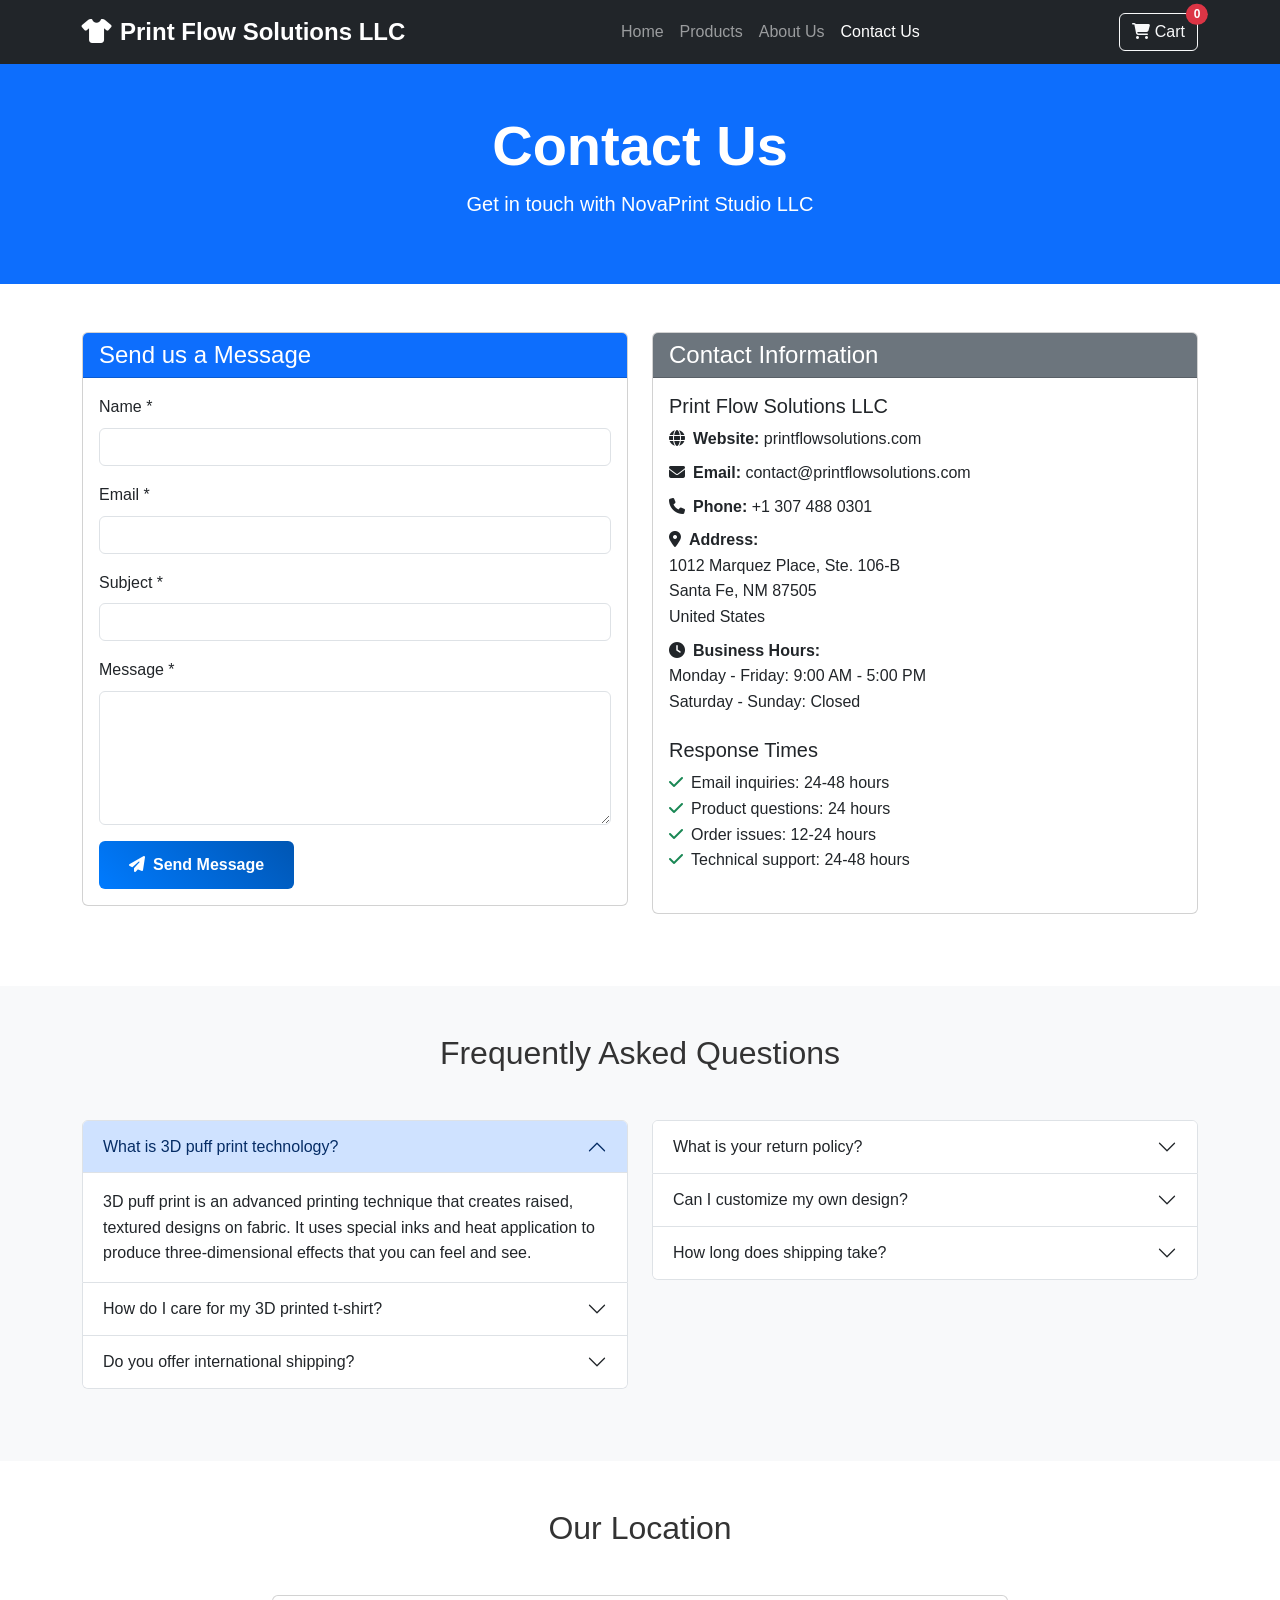
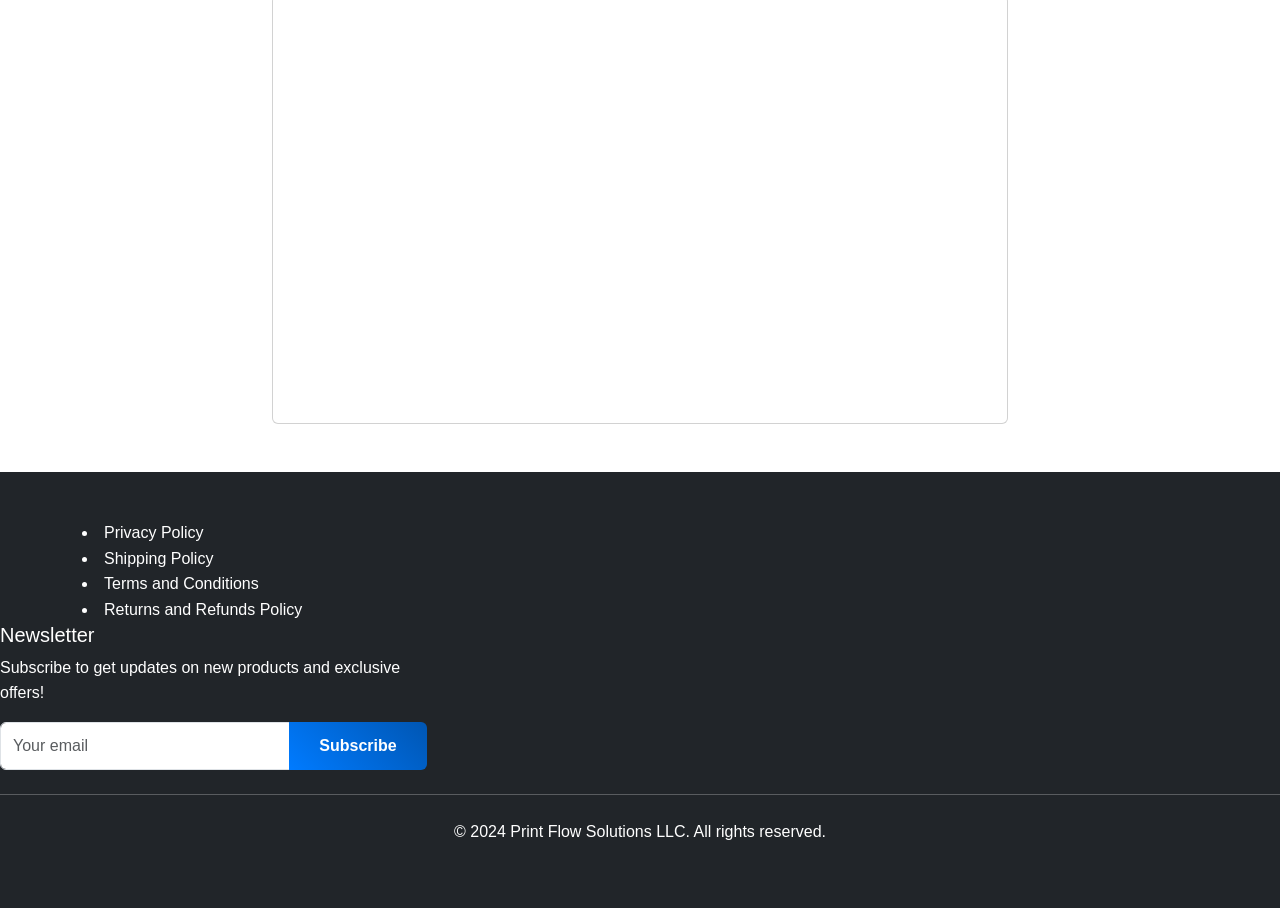
<file: contact.html>
<!DOCTYPE html>
<html lang="en">
<head>
    <meta charset="UTF-8">
    <meta name="viewport" content="width=device-width, initial-scale=1.0">
    <title>Contact Us - Print Flow Solutions LLC</title>
    <link href="https://cdn.jsdelivr.net/npm/bootstrap@5.3.0/dist/css/bootstrap.min.css" rel="stylesheet">
    <link href="https://cdnjs.cloudflare.com/ajax/libs/font-awesome/6.4.0/css/all.min.css" rel="stylesheet">
    <link href="css/style.css" rel="stylesheet">
</head>
<body>
    <!-- Navigation -->
    <nav class="navbar navbar-expand-lg navbar-dark bg-dark sticky-top">
        <div class="container">
            <a class="navbar-brand fw-bold" href="index.html">
                <i class="fas fa-tshirt me-2"></i>Print Flow Solutions LLC
            </a>
            <button class="navbar-toggler" type="button" data-bs-toggle="collapse" data-bs-target="#navbarNav">
                <span class="navbar-toggler-icon"></span>
            </button>
            <div class="collapse navbar-collapse" id="navbarNav">
                <ul class="navbar-nav mx-auto">
                    <li class="nav-item">
                        <a class="nav-link" href="index.html">Home</a>
                    </li>
                    <li class="nav-item">
                        <a class="nav-link" href="products.html">Products</a>
                    </li>
                    <li class="nav-item">
                        <a class="nav-link" href="about.html">About Us</a>
                    </li>
                    <li class="nav-item">
                        <a class="nav-link active" href="contact.html">Contact Us</a>
                    </li>
                </ul>
                <div class="d-flex">
                    <button class="btn btn-outline-light position-relative" onclick="window.location.href='cart.html'">
                        <i class="fas fa-shopping-cart"></i> Cart
                        <span class="position-absolute top-0 start-100 translate-middle badge rounded-pill bg-danger" id="cart-count">0</span>
                    </button>
                </div>
            </div>
        </div>
    </nav>

    <!-- Hero Section -->
    <section class="py-5 bg-primary text-white">
        <div class="container">
            <h1 class="display-4 fw-bold text-center">Contact Us</h1>
            <p class="lead text-center">Get in touch with NovaPrint Studio LLC</p>
        </div>
    </section>

    <!-- Contact Information -->
    <section class="py-5">
        <div class="container">
            <div class="row">
                <!-- Contact Form -->
                <div class="col-md-6 mb-4">
                    <div class="card">
                        <div class="card-header bg-primary text-white">
                            <h4 class="mb-0">Send us a Message</h4>
                        </div>
                        <div class="card-body">
                            <form id="contact-form">
                                <div class="mb-3">
                                    <label for="name" class="form-label">Name *</label>
                                    <input type="text" class="form-control" id="name" required>
                                </div>
                                <div class="mb-3">
                                    <label for="email" class="form-label">Email *</label>
                                    <input type="email" class="form-control" id="email" required>
                                </div>
                                <div class="mb-3">
                                    <label for="subject" class="form-label">Subject *</label>
                                    <input type="text" class="form-control" id="subject" required>
                                </div>
                                <div class="mb-3">
                                    <label for="message" class="form-label">Message *</label>
                                    <textarea class="form-control" id="message" rows="5" required></textarea>
                                </div>
                                <button type="submit" class="btn btn-primary">
                                    <i class="fas fa-paper-plane me-2"></i>Send Message
                                </button>
                            </form>
                        </div>
                    </div>
                </div>
                
                <!-- Contact Details -->
                <div class="col-md-6 mb-4">
                    <div class="card">
                        <div class="card-header bg-secondary text-white">
                            <h4 class="mb-0">Contact Information</h4>
                        </div>
                        <div class="card-body">
                            <div class="mb-4">
                                <h5>Print Flow Solutions LLC</h5>
                                <p class="mb-2"><i class="fas fa-globe me-2"></i><strong>Website:</strong> printflowsolutions.com</p>
                                <p class="mb-2"><i class="fas fa-envelope me-2"></i><strong>Email:</strong> contact@printflowsolutions.com</p>
                                <p class="mb-2"><i class="fas fa-phone me-2"></i><strong>Phone:</strong> +1 307 488 0301</p>
                                <p class="mb-2"><i class="fas fa-map-marker-alt me-2"></i><strong>Address:</strong><br>
                                1012 Marquez Place, Ste. 106-B<br>
                                Santa Fe, NM 87505<br>
                                United States</p>
                                <p class="mb-2"><i class="fas fa-clock me-2"></i><strong>Business Hours:</strong><br>
                                Monday - Friday: 9:00 AM - 5:00 PM<br>
                                Saturday - Sunday: Closed</p>
                            </div>
                            
                            <div class="mb-4">
                                <h5>Response Times</h5>
                                <ul class="list-unstyled">
                                    <li><i class="fas fa-check text-success me-2"></i>Email inquiries: 24-48 hours</li>
                                    <li><i class="fas fa-check text-success me-2"></i>Product questions: 24 hours</li>
                                    <li><i class="fas fa-check text-success me-2"></i>Order issues: 12-24 hours</li>
                                    <li><i class="fas fa-check text-success me-2"></i>Technical support: 24-48 hours</li>
                                </ul>
                            </div>
                        </div>
                    </div>
                </div>
            </div>
        </div>
    </section>

    <!-- FAQ Section -->
    <section class="py-5 bg-light">
        <div class="container">
            <h2 class="text-center mb-5">Frequently Asked Questions</h2>
            <div class="row">
                <div class="col-md-6 mb-4">
                    <div class="accordion" id="faqAccordion1">
                        <div class="accordion-item">
                            <h2 class="accordion-header">
                                <button class="accordion-button" type="button" data-bs-toggle="collapse" data-bs-target="#faq1">
                                    What is 3D puff print technology?
                                </button>
                            </h2>
                            <div id="faq1" class="accordion-collapse collapse show" data-bs-parent="#faqAccordion1">
                                <div class="accordion-body">
                                    3D puff print is an advanced printing technique that creates raised, textured designs on fabric. It uses special inks and heat application to produce three-dimensional effects that you can feel and see.
                                </div>
                            </div>
                        </div>
                        <div class="accordion-item">
                            <h2 class="accordion-header">
                                <button class="accordion-button collapsed" type="button" data-bs-toggle="collapse" data-bs-target="#faq2">
                                    How do I care for my 3D printed t-shirt?
                                </button>
                            </h2>
                            <div id="faq2" class="accordion-collapse collapse" data-bs-parent="#faqAccordion1">
                                <div class="accordion-body">
                                    Machine wash in cold water, inside out, with similar colors. Use gentle cycle and mild detergent. Do not bleach. Tumble dry on low heat or hang dry. Iron inside out if needed, avoiding the printed areas.
                                </div>
                            </div>
                        </div>
                        <div class="accordion-item">
                            <h2 class="accordion-header">
                                <button class="accordion-button collapsed" type="button" data-bs-toggle="collapse" data-bs-target="#faq3">
                                    Do you offer international shipping?
                                </button>
                            </h2>
                            <div id="faq3" class="accordion-collapse collapse" data-bs-parent="#faqAccordion1">
                                <div class="accordion-body">
                                    Yes, we offer international shipping to most countries. Shipping costs and delivery times vary by location. Contact us for specific international shipping information.
                                </div>
                            </div>
                        </div>
                    </div>
                </div>
                <div class="col-md-6 mb-4">
                    <div class="accordion" id="faqAccordion2">
                        <div class="accordion-item">
                            <h2 class="accordion-header">
                                <button class="accordion-button collapsed" type="button" data-bs-toggle="collapse" data-bs-target="#faq4">
                                    What is your return policy?
                                </button>
                            </h2>
                            <div id="faq4" class="accordion-collapse collapse" data-bs-parent="#faqAccordion2">
                                <div class="accordion-body">
                                    We offer a 30-day return policy for unused items in original packaging. Please refer to our Returns and Refunds Policy page for detailed information about the return process.
                                </div>
                            </div>
                        </div>
                        <div class="accordion-item">
                            <h2 class="accordion-header">
                                <button class="accordion-button collapsed" type="button" data-bs-toggle="collapse" data-bs-target="#faq5">
                                    Can I customize my own design?
                                </button>
                            </h2>
                            <div id="faq5" class="accordion-collapse collapse" data-bs-parent="#faqAccordion2">
                                <div class="accordion-body">
                                    Yes, we offer custom design services. Please contact us with your design ideas and requirements. Our team will work with you to create the perfect 3D printed apparel.
                                </div>
                            </div>
                        </div>
                        <div class="accordion-item">
                            <h2 class="accordion-header">
                                <button class="accordion-button collapsed" type="button" data-bs-toggle="collapse" data-bs-target="#faq6">
                                    How long does shipping take?
                                </button>
                            </h2>
                            <div id="faq6" class="accordion-collapse collapse" data-bs-parent="#faqAccordion2">
                                <div class="accordion-body">
                                    Standard shipping takes 5-7 business days. Express shipping options are available at checkout for 2-3 business day delivery. International shipping times vary by destination.
                                </div>
                            </div>
                        </div>
                    </div>
                </div>
            </div>
        </div>
    </section>

    <!-- Map Section -->
    <section class="py-5">
        <div class="container">
            <h2 class="text-center mb-5">Our Location</h2>
            <div class="row">
                <div class="col-md-8 mx-auto">
                    <div class="card">
                        <div class="card-body">
                            <div class="ratio ratio-16x9">
                                <iframe src="https://www.google.com/maps/embed?pb=!1m18!1m12!1m3!1d3306.1234567890!2d-105.9378765!3d35.6870123!2m3!1f0!2f0!3f0!3m2!1i1024!2i768!4f13.1!3m3!1m2!1s0x0%3A0x0!2zMzXCsDQxJzEzLjIiTiAxMDXCsDU2JzE2LjQiVw!5e0!3m2!1sen!2sus!4v1234567890" 
                                        width="600" 
                                        height="450" 
                                        style="border:0;" 
                                        allowfullscreen="" 
                                        loading="lazy">
                                </iframe>
                            </div>
                        </div>
                    </div>
                </div>
            </div>
        </div>
    </section>

    <!-- Footer -->
    <footer class="bg-dark text-white py-5">
        <div class="container">
                        <li><a href="privacy.html" class="text-white">Privacy Policy</a></li>
                        <li><a href="shipping.html" class="text-white">Shipping Policy</a></li>
                        <li><a href="terms.html" class="text-white">Terms and Conditions</a></li>
                        <li><a href="returns.html" class="text-white">Returns and Refunds Policy</a></li>
                    </ul>
                </div>
                <div class="col-md-4">
                    <h5>Newsletter</h5>
                    <p>Subscribe to get updates on new products and exclusive offers!</p>
                    <form class="newsletter-form">
                        <div class="input-group mb-3">
                            <input type="email" class="form-control" placeholder="Your email" required>
                            <button class="btn btn-primary" type="submit">Subscribe</button>
                        </div>
                    </form>
                </div>
            </div>
            <hr class="my-4 bg-white">
            <div class="text-center">
                <p>&copy; 2024 Print Flow Solutions LLC. All rights reserved.</p>
            </div>
        </div>
    </footer>

    <script src="https://cdn.jsdelivr.net/npm/bootstrap@5.3.0/dist/js/bootstrap.bundle.min.js"></script>
    <script src="js/main.js"></script>
    <script>
        // Contact form submission
        document.getElementById('contact-form').addEventListener('submit', function(e) {
            e.preventDefault();
            
            const formData = {
                name: document.getElementById('name').value,
                email: document.getElementById('email').value,
                subject: document.getElementById('subject').value,
                message: document.getElementById('message').value
            };
            
            // Show success message
            cartManager.showToast('Thank you for your message! We will get back to you within 24-48 hours.', 'success');
            
            // Reset form
            this.reset();
            
            // In a real application, this would send the data to a server
            console.log('Contact form submitted:', formData);
        });
    </script>
</body>
</html>
</file>
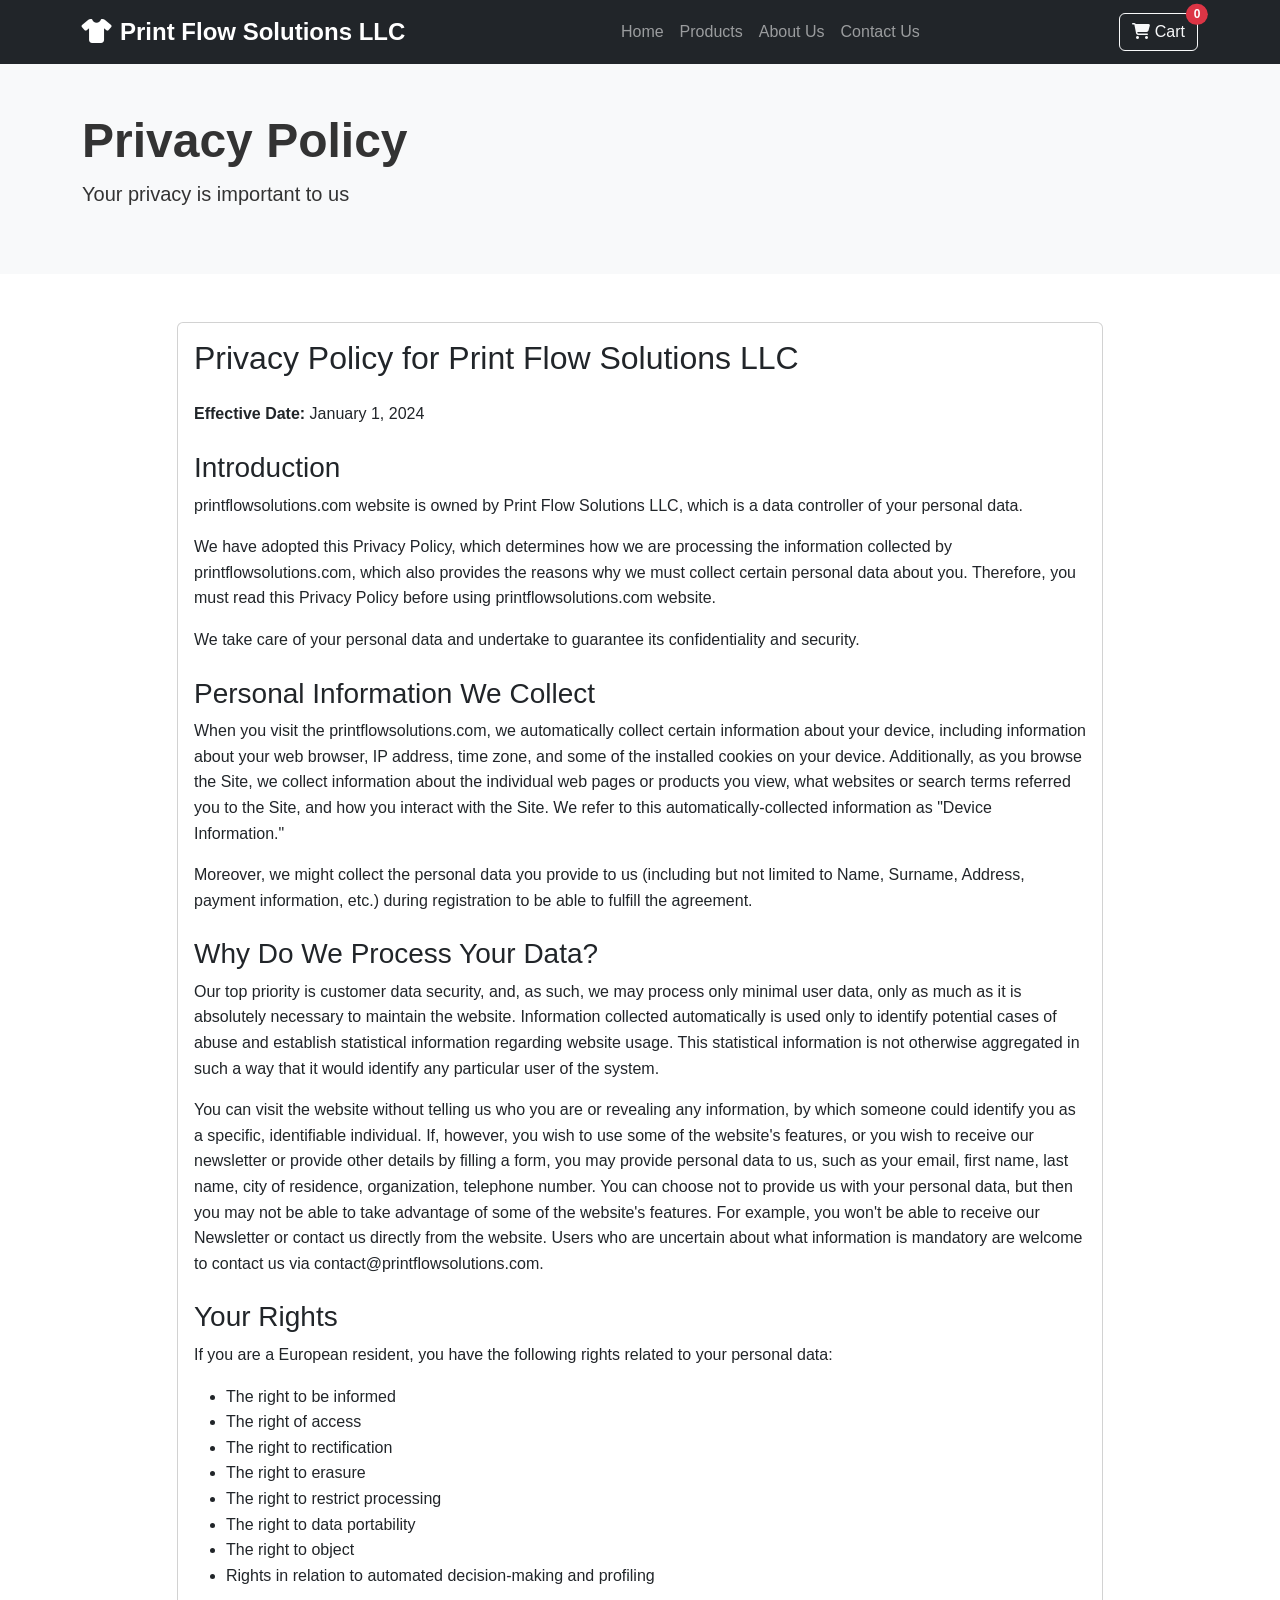
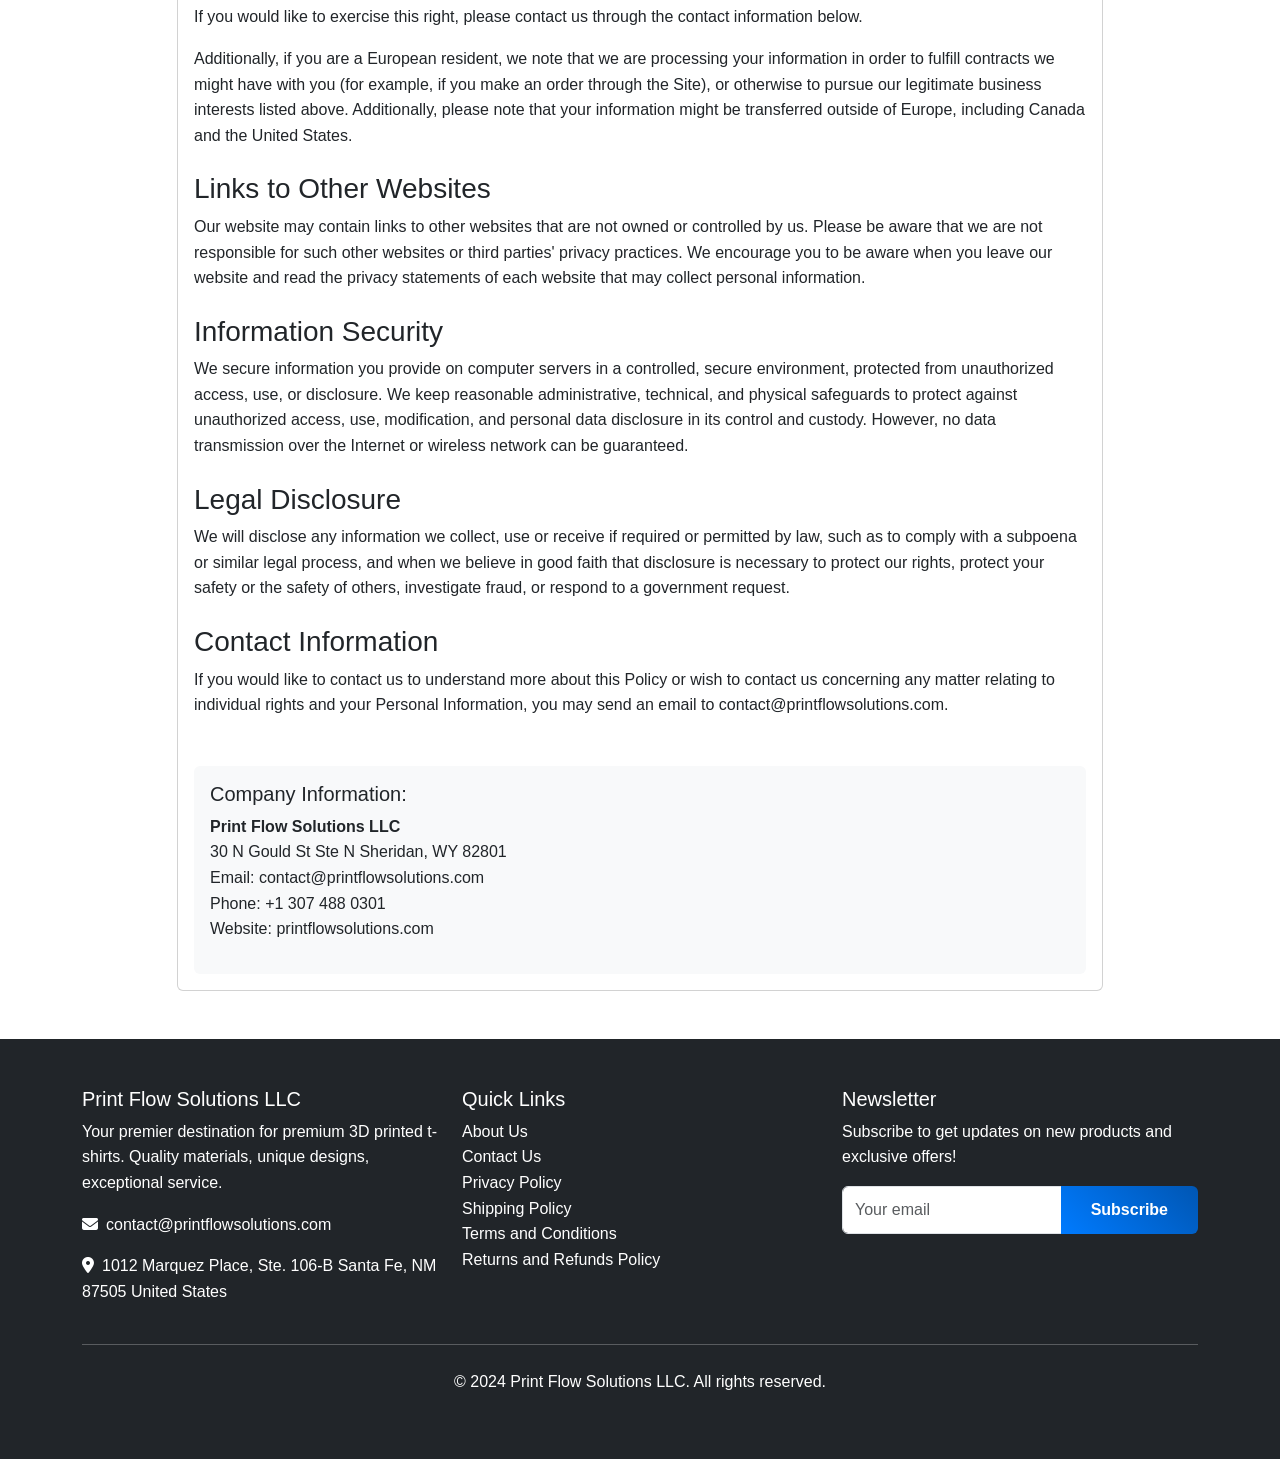
<file: privacy.html>
<!DOCTYPE html>
<html lang="en">
<head>
    <meta charset="UTF-8">
    <meta name="viewport" content="width=device-width, initial-scale=1.0">
    <title>Privacy Policy - Print Flow Solutions LLC</title>
    <link href="https://cdn.jsdelivr.net/npm/bootstrap@5.3.0/dist/css/bootstrap.min.css" rel="stylesheet">
    <link href="https://cdnjs.cloudflare.com/ajax/libs/font-awesome/6.4.0/css/all.min.css" rel="stylesheet">
    <link href="css/style.css" rel="stylesheet">
</head>
<body>
    <!-- Navigation -->
    <nav class="navbar navbar-expand-lg navbar-dark bg-dark sticky-top">
        <div class="container">
            <a class="navbar-brand fw-bold" href="index.html">
                <i class="fas fa-tshirt me-2"></i>Print Flow Solutions LLC
            </a>
            <button class="navbar-toggler" type="button" data-bs-toggle="collapse" data-bs-target="#navbarNav">
                <span class="navbar-toggler-icon"></span>
            </button>
            <div class="collapse navbar-collapse" id="navbarNav">
                <ul class="navbar-nav mx-auto">
                    <li class="nav-item">
                        <a class="nav-link" href="index.html">Home</a>
                    </li>
                    <li class="nav-item">
                        <a class="nav-link" href="products.html">Products</a>
                    </li>
                    <li class="nav-item">
                        <a class="nav-link" href="about.html">About Us</a>
                    </li>
                    <li class="nav-item">
                        <a class="nav-link" href="contact.html">Contact Us</a>
                    </li>
                </ul>
                <div class="d-flex">
                    <button class="btn btn-outline-light position-relative" onclick="window.location.href='cart.html'">
                        <i class="fas fa-shopping-cart"></i> Cart
                        <span class="position-absolute top-0 start-100 translate-middle badge rounded-pill bg-danger" id="cart-count">0</span>
                    </button>
                </div>
            </div>
        </div>
    </nav>

    <!-- Page Header -->
    <section class="py-5 bg-light">
        <div class="container">
            <h1 class="display-5 fw-bold">Privacy Policy</h1>
            <p class="lead">Your privacy is important to us</p>
        </div>
    </section>

    <!-- Privacy Policy Content -->
    <section class="py-5">
        <div class="container">
            <div class="row">
                <div class="col-md-10 mx-auto">
                    <div class="card">
                        <div class="card-body">
                            <h2 class="mb-4">Privacy Policy for Print Flow Solutions LLC</h2>
                            
                            <p><strong>Effective Date:</strong> January 1, 2024</p>
                            
                            <h3 class="mt-4">Introduction</h3>
                            <p>printflowsolutions.com website is owned by Print Flow Solutions LLC, which is a data controller of your personal data.</p>
                            
                            <p>We have adopted this Privacy Policy, which determines how we are processing the information collected by printflowsolutions.com, which also provides the reasons why we must collect certain personal data about you. Therefore, you must read this Privacy Policy before using printflowsolutions.com website.</p>
                            
                            <p>We take care of your personal data and undertake to guarantee its confidentiality and security.</p>
                            
                            <h3 class="mt-4">Personal Information We Collect</h3>
                            <p>When you visit the printflowsolutions.com, we automatically collect certain information about your device, including information about your web browser, IP address, time zone, and some of the installed cookies on your device. Additionally, as you browse the Site, we collect information about the individual web pages or products you view, what websites or search terms referred you to the Site, and how you interact with the Site. We refer to this automatically-collected information as "Device Information."</p>
                            
                            <p>Moreover, we might collect the personal data you provide to us (including but not limited to Name, Surname, Address, payment information, etc.) during registration to be able to fulfill the agreement.</p>
                            
                            <h3 class="mt-4">Why Do We Process Your Data?</h3>
                            <p>Our top priority is customer data security, and, as such, we may process only minimal user data, only as much as it is absolutely necessary to maintain the website. Information collected automatically is used only to identify potential cases of abuse and establish statistical information regarding website usage. This statistical information is not otherwise aggregated in such a way that it would identify any particular user of the system.</p>
                            
                            <p>You can visit the website without telling us who you are or revealing any information, by which someone could identify you as a specific, identifiable individual. If, however, you wish to use some of the website's features, or you wish to receive our newsletter or provide other details by filling a form, you may provide personal data to us, such as your email, first name, last name, city of residence, organization, telephone number. You can choose not to provide us with your personal data, but then you may not be able to take advantage of some of the website's features. For example, you won't be able to receive our Newsletter or contact us directly from the website. Users who are uncertain about what information is mandatory are welcome to contact us via contact@printflowsolutions.com.</p>
                            
                            <h3 class="mt-4">Your Rights</h3>
                            <p>If you are a European resident, you have the following rights related to your personal data:</p>
                            <ul>
                                <li>The right to be informed</li>
                                <li>The right of access</li>
                                <li>The right to rectification</li>
                                <li>The right to erasure</li>
                                <li>The right to restrict processing</li>
                                <li>The right to data portability</li>
                                <li>The right to object</li>
                                <li>Rights in relation to automated decision-making and profiling</li>
                            </ul>
                            
                            <p>If you would like to exercise this right, please contact us through the contact information below.</p>
                            
                            <p>Additionally, if you are a European resident, we note that we are processing your information in order to fulfill contracts we might have with you (for example, if you make an order through the Site), or otherwise to pursue our legitimate business interests listed above. Additionally, please note that your information might be transferred outside of Europe, including Canada and the United States.</p>
                            
                            <h3 class="mt-4">Links to Other Websites</h3>
                            <p>Our website may contain links to other websites that are not owned or controlled by us. Please be aware that we are not responsible for such other websites or third parties' privacy practices. We encourage you to be aware when you leave our website and read the privacy statements of each website that may collect personal information.</p>
                            
                            <h3 class="mt-4">Information Security</h3>
                            <p>We secure information you provide on computer servers in a controlled, secure environment, protected from unauthorized access, use, or disclosure. We keep reasonable administrative, technical, and physical safeguards to protect against unauthorized access, use, modification, and personal data disclosure in its control and custody. However, no data transmission over the Internet or wireless network can be guaranteed.</p>
                            
                            <h3 class="mt-4">Legal Disclosure</h3>
                            <p>We will disclose any information we collect, use or receive if required or permitted by law, such as to comply with a subpoena or similar legal process, and when we believe in good faith that disclosure is necessary to protect our rights, protect your safety or the safety of others, investigate fraud, or respond to a government request.</p>
                            
                            <h3 class="mt-4">Contact Information</h3>
                            <p>If you would like to contact us to understand more about this Policy or wish to contact us concerning any matter relating to individual rights and your Personal Information, you may send an email to contact@printflowsolutions.com.</p>
                            
                            <div class="mt-5 p-3 bg-light rounded">
                                <h5>Company Information:</h5>
                                <p><strong>Print Flow Solutions LLC</strong><br>
                                30 N Gould St Ste N Sheridan, WY 82801<br>
                                Email: contact@printflowsolutions.com<br>
                                Phone: +1 307 488 0301<br>
                                Website: printflowsolutions.com</p>
                            </div>
                        </div>
                    </div>
                </div>
            </div>
        </div>
    </section>

    <!-- Footer -->
    <footer class="bg-dark text-white py-5">
        <div class="container">
            <div class="row">
                <div class="col-md-4">
                    <h5>Print Flow Solutions LLC</h5>
                    <p>Your premier destination for premium 3D printed t-shirts. Quality materials, unique designs, exceptional service.</p>
                    <p><i class="fas fa-envelope me-2"></i>contact@printflowsolutions.com</p>
                    <p><i class="fas fa-map-marker-alt me-2"></i>1012 Marquez Place, Ste. 106-B Santa Fe, NM 87505 United States</p>
                </div>
                <div class="col-md-4">
                    <h5>Quick Links</h5>
                    <ul class="list-unstyled">
                        <li><a href="about.html" class="text-white">About Us</a></li>
                        <li><a href="contact.html" class="text-white">Contact Us</a></li>
                        <li><a href="privacy.html" class="text-white">Privacy Policy</a></li>
                        <li><a href="shipping.html" class="text-white">Shipping Policy</a></li>
                        <li><a href="terms.html" class="text-white">Terms and Conditions</a></li>
                        <li><a href="returns.html" class="text-white">Returns and Refunds Policy</a></li>
                    </ul>
                </div>
                <div class="col-md-4">
                    <h5>Newsletter</h5>
                    <p>Subscribe to get updates on new products and exclusive offers!</p>
                    <form class="newsletter-form">
                        <div class="input-group mb-3">
                            <input type="email" class="form-control" placeholder="Your email" required>
                            <button class="btn btn-primary" type="submit">Subscribe</button>
                        </div>
                    </form>
                </div>
            </div>
            <hr class="my-4 bg-white">
            <div class="text-center">
                <p>&copy; 2024 Print Flow Solutions LLC. All rights reserved.</p>
            </div>
        </div>
    </footer>

    <script src="https://cdn.jsdelivr.net/npm/bootstrap@5.3.0/dist/js/bootstrap.bundle.min.js"></script>
    <script src="js/main.js"></script>
</body>
</html>
</file>
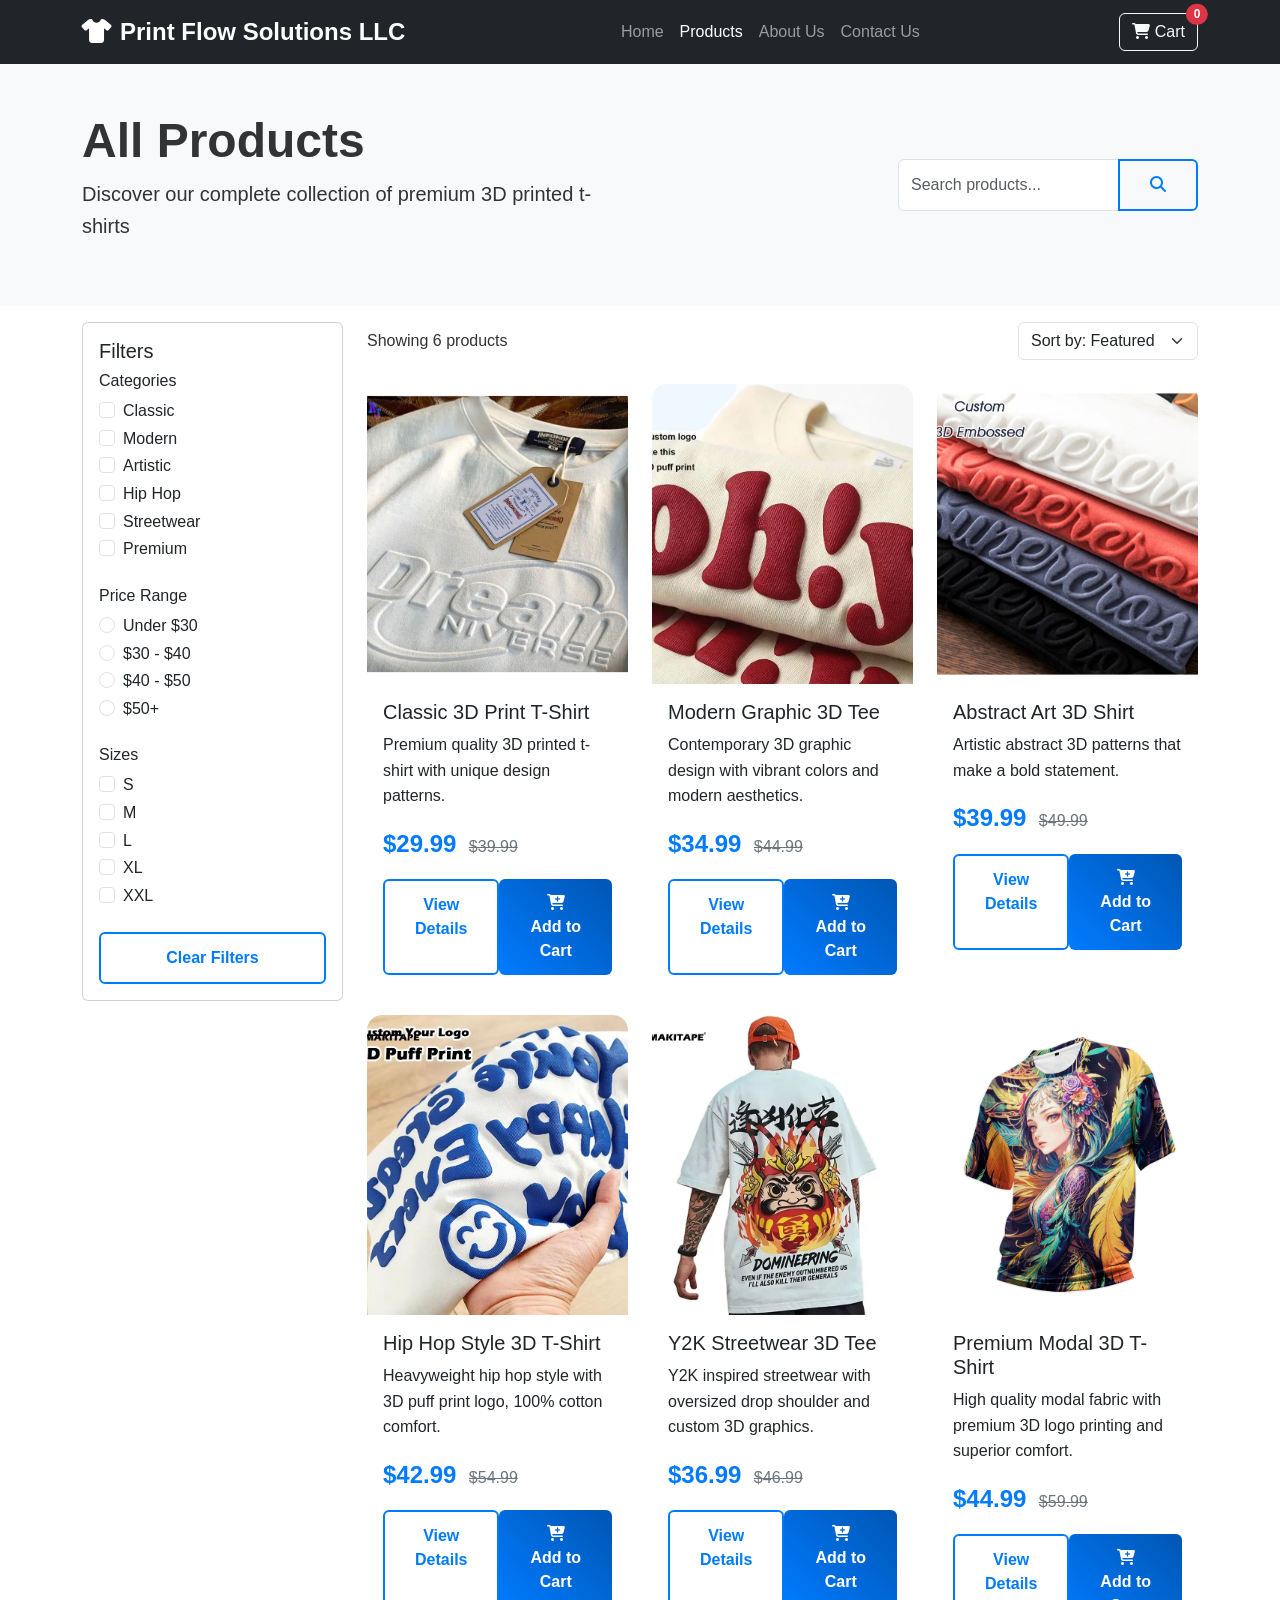
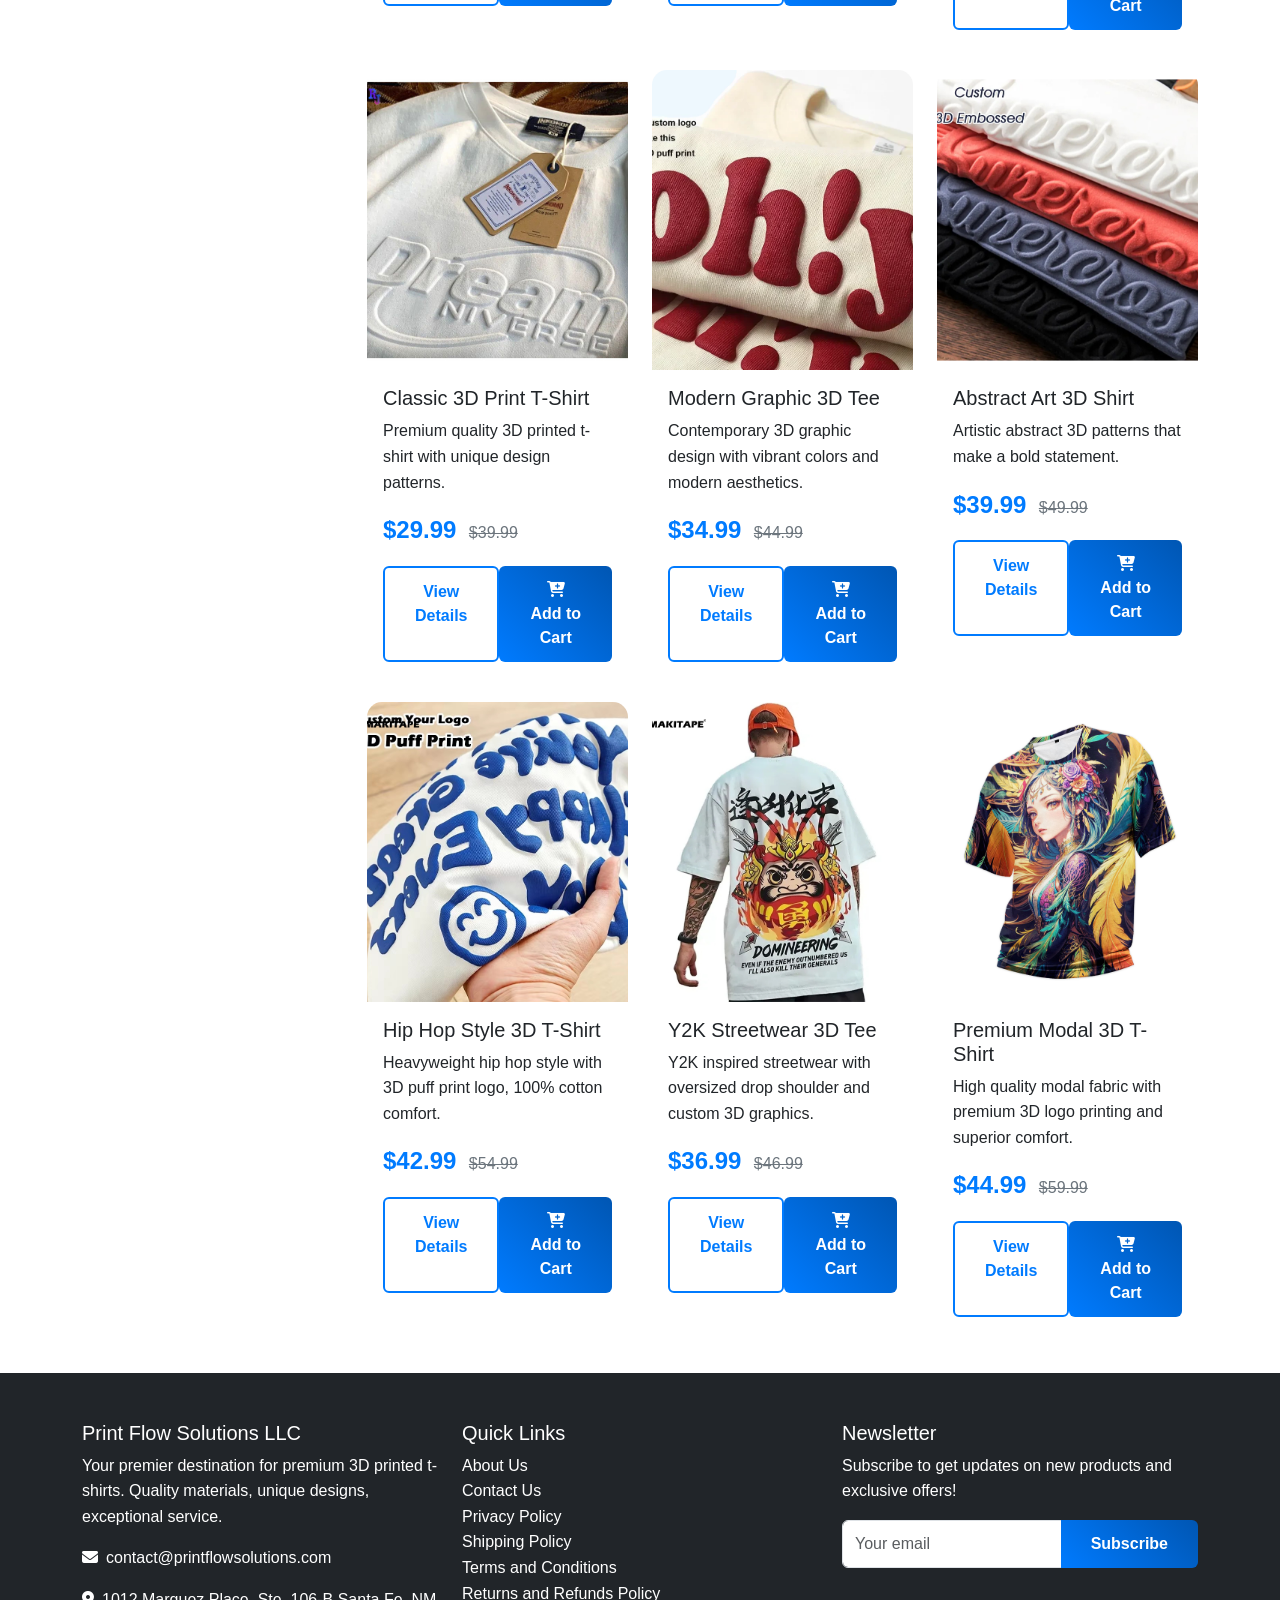
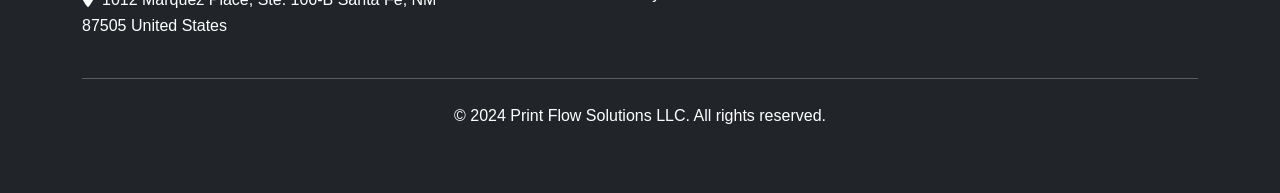
<file: product-detail.html>
<!DOCTYPE html>
<html lang="en">
<head>
    <meta charset="UTF-8">
    <meta name="viewport" content="width=device-width, initial-scale=1.0">
    <title>Product Detail - Print Flow Solutions LLC</title>
    <link href="https://cdn.jsdelivr.net/npm/bootstrap@5.3.0/dist/css/bootstrap.min.css" rel="stylesheet">
    <link href="https://cdnjs.cloudflare.com/ajax/libs/font-awesome/6.4.0/css/all.min.css" rel="stylesheet">
    <link href="css/style.css" rel="stylesheet">
</head>
<body>
    <!-- Navigation -->
    <nav class="navbar navbar-expand-lg navbar-dark bg-dark sticky-top">
        <div class="container">
            <a class="navbar-brand fw-bold" href="index.html">
                <i class="fas fa-tshirt me-2"></i>Print Flow Solutions LLC
            </a>
            <button class="navbar-toggler" type="button" data-bs-toggle="collapse" data-bs-target="#navbarNav">
                <span class="navbar-toggler-icon"></span>
            </button>
            <div class="collapse navbar-collapse" id="navbarNav">
                <ul class="navbar-nav mx-auto">
                    <li class="nav-item">
                        <a class="nav-link" href="index.html">Home</a>
                    </li>
                    <li class="nav-item">
                        <a class="nav-link" href="products.html">Products</a>
                    </li>
                    <li class="nav-item">
                        <a class="nav-link" href="about.html">About Us</a>
                    </li>
                    <li class="nav-item">
                        <a class="nav-link" href="contact.html">Contact Us</a>
                    </li>
                </ul>
                <div class="d-flex">
                    <button class="btn btn-outline-light position-relative" onclick="window.location.href='cart.html'">
                        <i class="fas fa-shopping-cart"></i> Cart
                        <span class="position-absolute top-0 start-100 translate-middle badge rounded-pill bg-danger" id="cart-count">0</span>
                    </button>
                </div>
            </div>
        </div>
    </nav>

    <!-- Breadcrumb -->
    <section class="py-3 bg-light">
        <div class="container">
            <nav aria-label="breadcrumb">
                <ol class="breadcrumb mb-0">
                    <li class="breadcrumb-item"><a href="index.html">Home</a></li>
                    <li class="breadcrumb-item"><a href="products.html">Products</a></li>
                    <li class="breadcrumb-item active">Product Detail</li>
                </ol>
            </nav>
        </div>
    </section>

    <!-- Product Detail -->
    <section class="py-5">
        <div class="container">
            <div id="product-detail">
                <!-- Product details will be loaded here by JavaScript -->
            </div>
        </div>
    </section>

    <!-- Related Products -->
    <section class="py-5 bg-light">
        <div class="container">
            <h2 class="text-center mb-5">Related Products</h2>
            <div class="row" id="related-products">
                <!-- Related products will be loaded here by JavaScript -->
            </div>
        </div>
    </section>

    <!-- Footer -->
    <footer class="bg-dark text-white py-5">
        <div class="container">
            <div class="row">
                <div class="col-md-4">
                    <h5>Print Flow Solutions LLC</h5>
                    <p>Your premier destination for premium 3D printed t-shirts. Quality materials, unique designs, exceptional service.</p>
                    <p><i class="fas fa-envelope me-2"></i>contact@printflowsolutions.com</p>
                    <p><i class="fas fa-map-marker-alt me-2"></i>1012 Marquez Place, Ste. 106-B Santa Fe, NM 87505 United States</p>
                </div>
                <div class="col-md-4">
                    <h5>Quick Links</h5>
                    <ul class="list-unstyled">
                        <li><a href="about.html" class="text-white">About Us</a></li>
                        <li><a href="contact.html" class="text-white">Contact Us</a></li>
                        <li><a href="privacy.html" class="text-white">Privacy Policy</a></li>
                        <li><a href="shipping.html" class="text-white">Shipping Policy</a></li>
                        <li><a href="terms.html" class="text-white">Terms and Conditions</a></li>
                        <li><a href="returns.html" class="text-white">Returns and Refunds Policy</a></li>
                    </ul>
                </div>
                <div class="col-md-4">
                    <h5>Newsletter</h5>
                    <p>Subscribe to get updates on new products and exclusive offers!</p>
                    <form class="newsletter-form">
                        <div class="input-group mb-3">
                            <input type="email" class="form-control" placeholder="Your email" required>
                            <button class="btn btn-primary" type="submit">Subscribe</button>
                        </div>
                    </form>
                </div>
            </div>
            <hr class="my-4 bg-white">
            <div class="text-center">
                <p>&copy; 2024 Print Flow Solutions LLC. All rights reserved.</p>
            </div>
        </div>
    </footer>

    <script src="https://cdn.jsdelivr.net/npm/bootstrap@5.3.0/dist/js/bootstrap.bundle.min.js"></script>
    <script src="js/main.js"></script>
</body>
</html>
</file>
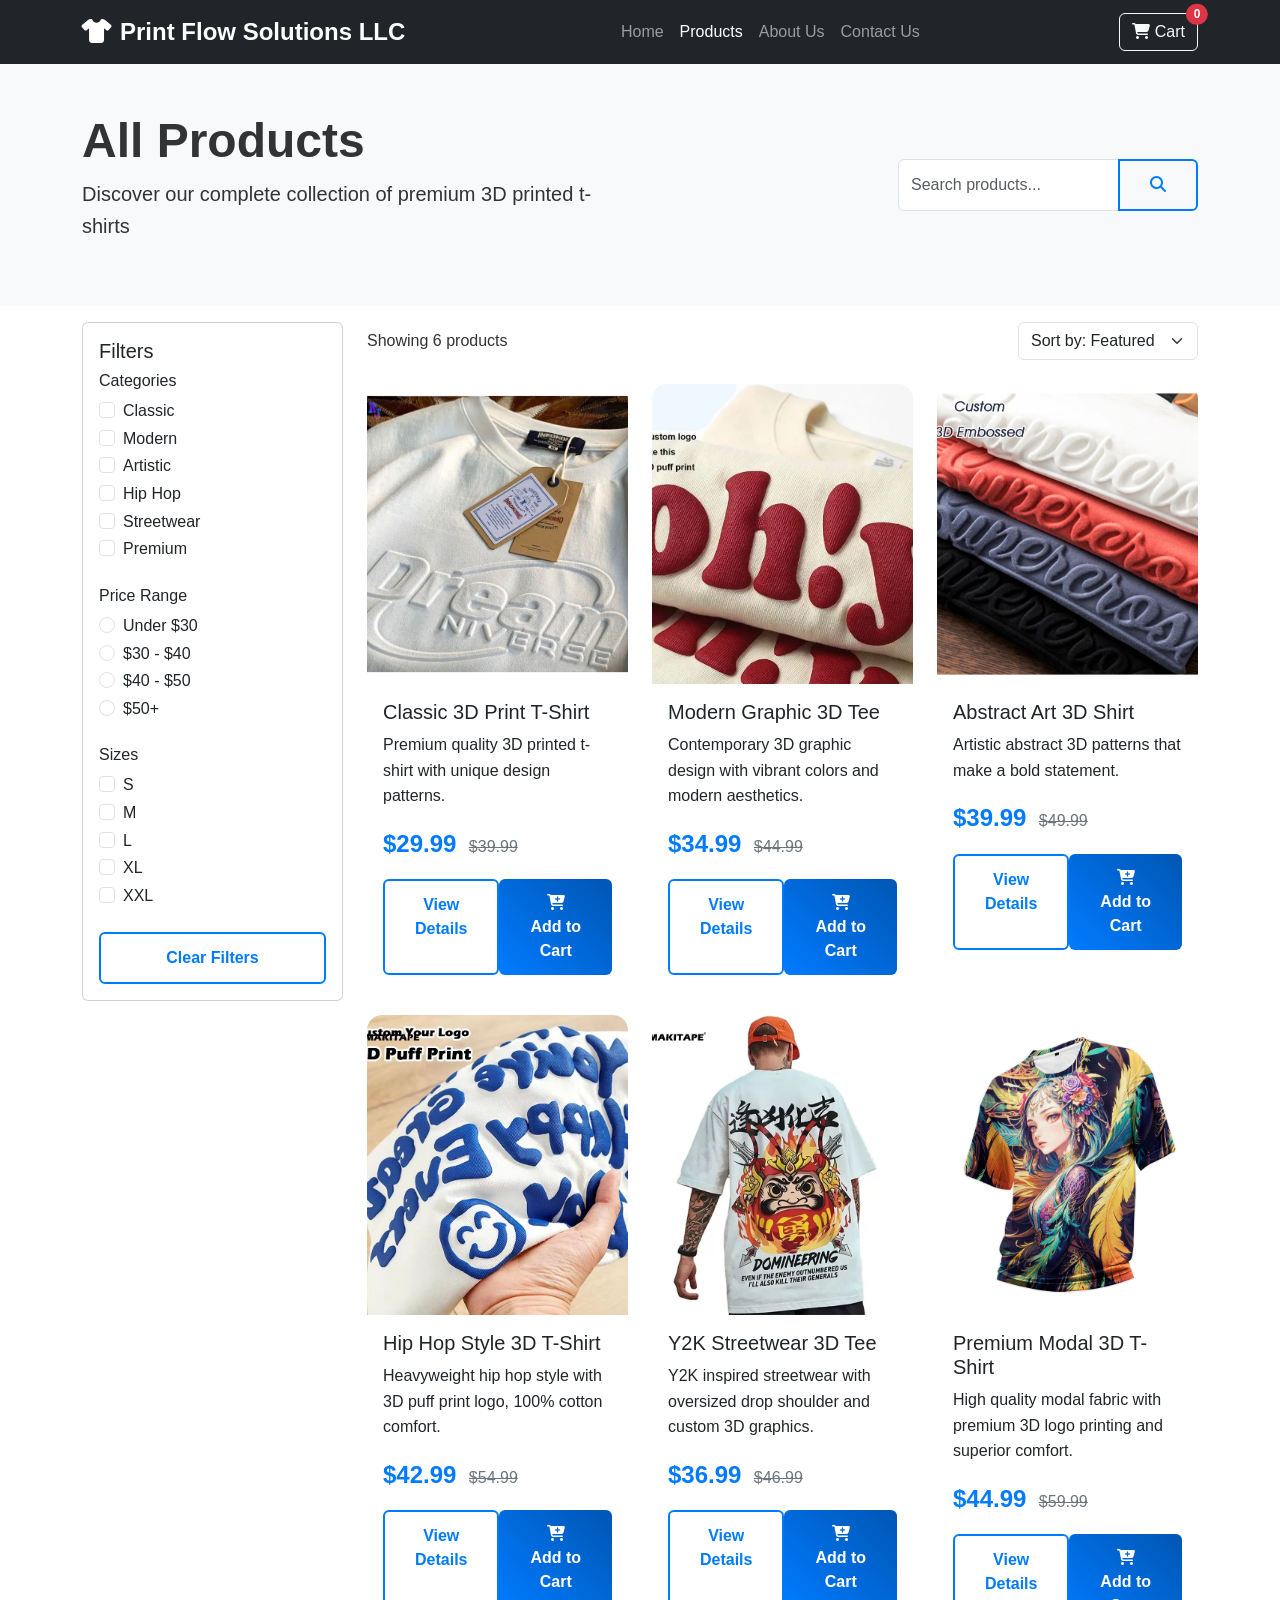
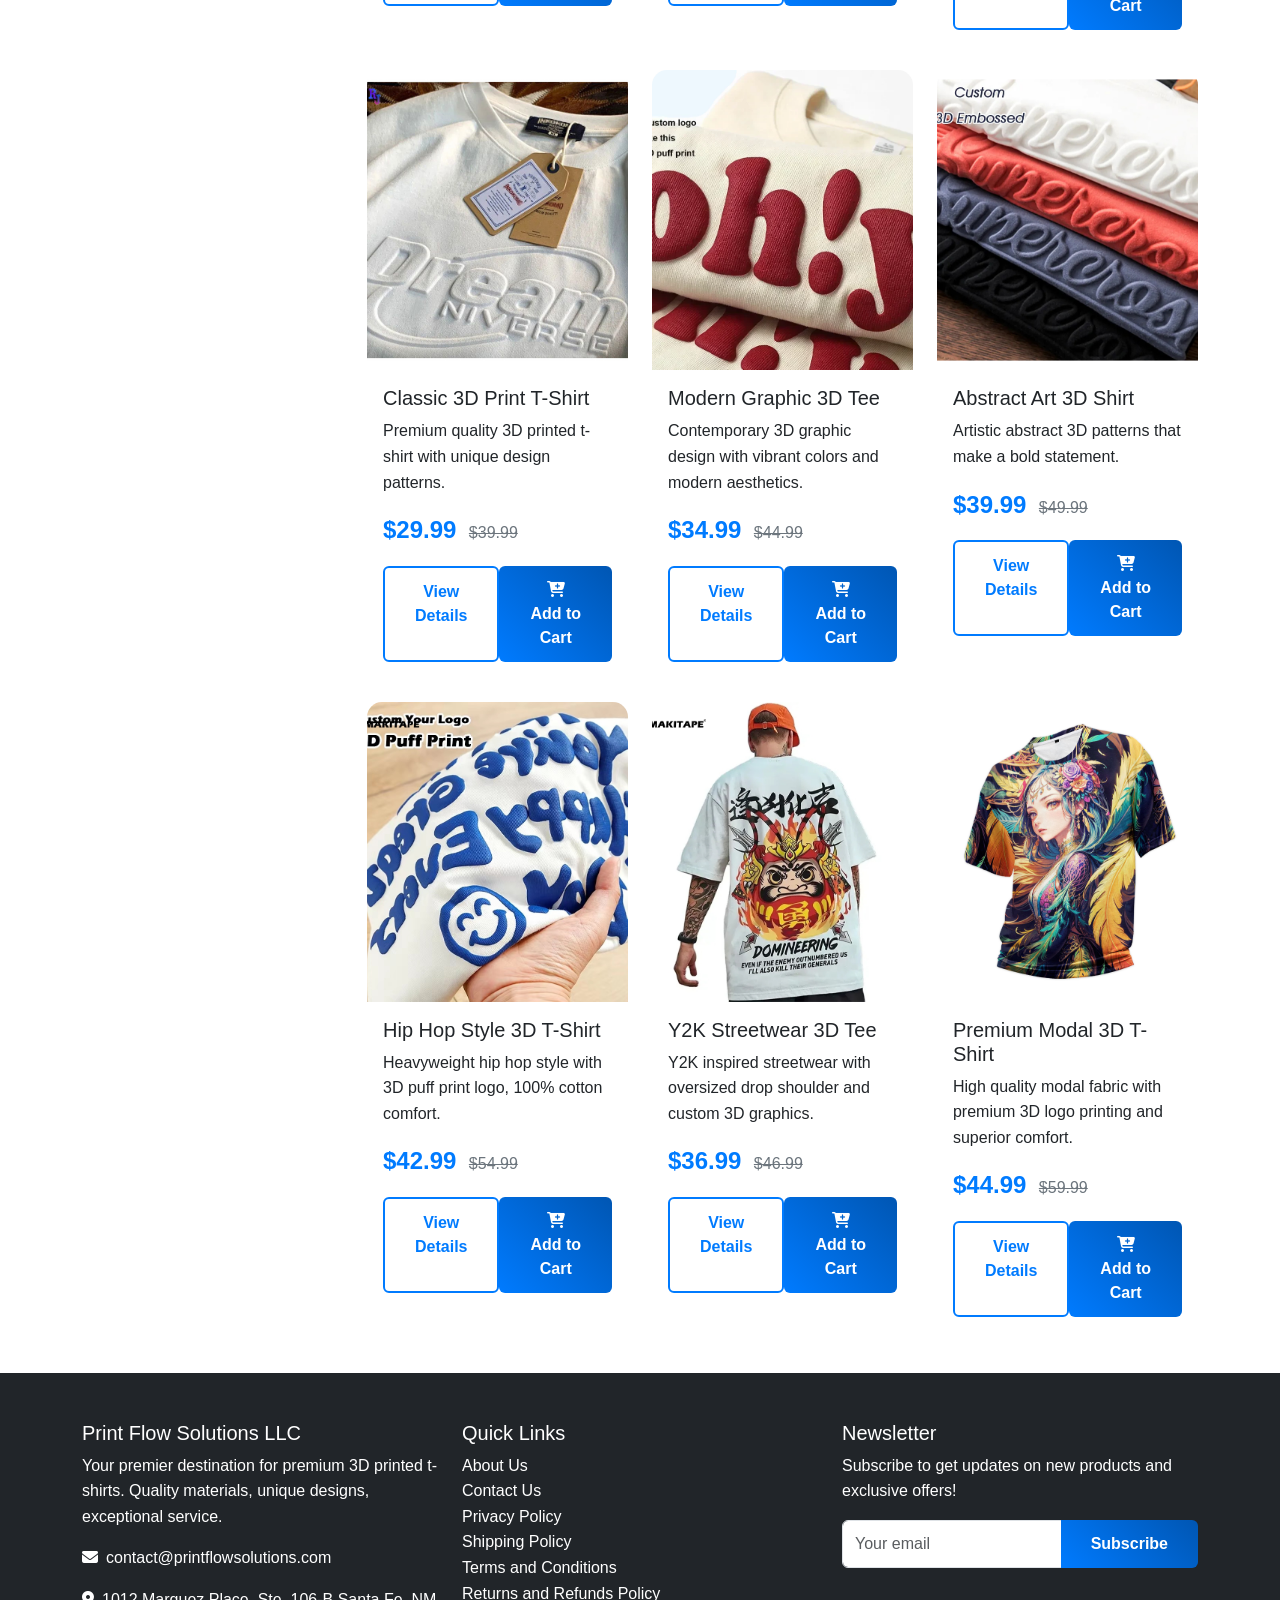
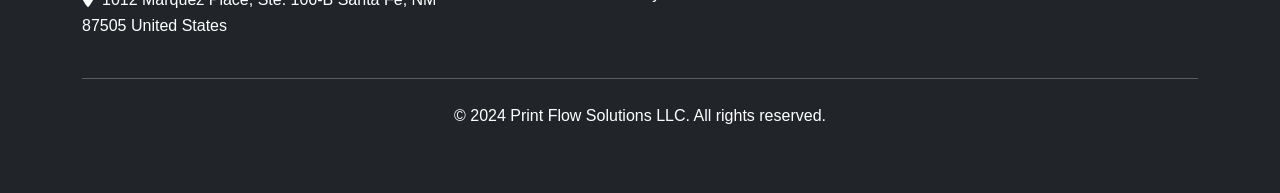
<file: products.html>
<!DOCTYPE html>
<html lang="en">
<head>
    <meta charset="UTF-8">
    <meta name="viewport" content="width=device-width, initial-scale=1.0">
    <title>All Products - Print Flow Solutions LLC</title>
    <link href="https://cdn.jsdelivr.net/npm/bootstrap@5.3.0/dist/css/bootstrap.min.css" rel="stylesheet">
    <link href="https://cdnjs.cloudflare.com/ajax/libs/font-awesome/6.4.0/css/all.min.css" rel="stylesheet">
    <link href="css/style.css" rel="stylesheet">
</head>
<body>
    <!-- Navigation -->
    <nav class="navbar navbar-expand-lg navbar-dark bg-dark sticky-top">
        <div class="container">
            <a class="navbar-brand fw-bold" href="index.html">
                <i class="fas fa-tshirt me-2"></i>Print Flow Solutions LLC
            </a>
            <button class="navbar-toggler" type="button" data-bs-toggle="collapse" data-bs-target="#navbarNav">
                <span class="navbar-toggler-icon"></span>
            </button>
            <div class="collapse navbar-collapse" id="navbarNav">
                <ul class="navbar-nav mx-auto">
                    <li class="nav-item">
                        <a class="nav-link" href="index.html">Home</a>
                    </li>
                    <li class="nav-item">
                        <a class="nav-link active" href="products.html">Products</a>
                    </li>
                    <li class="nav-item">
                        <a class="nav-link" href="about.html">About Us</a>
                    </li>
                    <li class="nav-item">
                        <a class="nav-link" href="contact.html">Contact Us</a>
                    </li>
                </ul>
                <div class="d-flex">
                    <button class="btn btn-outline-light position-relative" onclick="window.location.href='cart.html'">
                        <i class="fas fa-shopping-cart"></i> Cart
                        <span class="position-absolute top-0 start-100 translate-middle badge rounded-pill bg-danger" id="cart-count">0</span>
                    </button>
                </div>
            </div>
        </div>
    </nav>

    <!-- Page Header -->
    <section class="py-5 bg-light">
        <div class="container">
            <div class="row align-items-center">
                <div class="col-md-6">
                    <h1 class="display-5 fw-bold">All Products</h1>
                    <p class="lead">Discover our complete collection of premium 3D printed t-shirts</p>
                </div>
                <div class="col-md-6">
                    <div class="d-flex justify-content-md-end">
                        <div class="input-group" style="max-width: 300px;">
                            <input type="text" class="form-control" placeholder="Search products..." id="search-input">
                            <button class="btn btn-outline-primary" type="button">
                                <i class="fas fa-search"></i>
                            </button>
                        </div>
                    </div>
                </div>
            </div>
        </div>
    </section>

    <!-- Filters Section -->
    <section class="py-3">
        <div class="container">
            <div class="row">
                <div class="col-md-3">
                    <div class="card">
                        <div class="card-body">
                            <h5 class="card-title">Filters</h5>
                            
                            <!-- Categories -->
                            <div class="mb-4">
                                <h6>Categories</h6>
                                <div class="form-check">
                                    <input class="form-check-input" type="checkbox" value="Classic" id="cat-classic">
                                    <label class="form-check-label" for="cat-classic">Classic</label>
                                </div>
                                <div class="form-check">
                                    <input class="form-check-input" type="checkbox" value="Modern" id="cat-modern">
                                    <label class="form-check-label" for="cat-modern">Modern</label>
                                </div>
                                <div class="form-check">
                                    <input class="form-check-input" type="checkbox" value="Artistic" id="cat-artistic">
                                    <label class="form-check-label" for="cat-artistic">Artistic</label>
                                </div>
                                <div class="form-check">
                                    <input class="form-check-input" type="checkbox" value="Hip Hop" id="cat-hiphop">
                                    <label class="form-check-label" for="cat-hiphop">Hip Hop</label>
                                </div>
                                <div class="form-check">
                                    <input class="form-check-input" type="checkbox" value="Streetwear" id="cat-streetwear">
                                    <label class="form-check-label" for="cat-streetwear">Streetwear</label>
                                </div>
                                <div class="form-check">
                                    <input class="form-check-input" type="checkbox" value="Premium" id="cat-premium">
                                    <label class="form-check-label" for="cat-premium">Premium</label>
                                </div>
                            </div>
                            
                            <!-- Price Range -->
                            <div class="mb-4">
                                <h6>Price Range</h6>
                                <div class="form-check">
                                    <input class="form-check-input" type="radio" name="price" value="0-30" id="price-1">
                                    <label class="form-check-label" for="price-1">Under $30</label>
                                </div>
                                <div class="form-check">
                                    <input class="form-check-input" type="radio" name="price" value="30-40" id="price-2">
                                    <label class="form-check-label" for="price-2">$30 - $40</label>
                                </div>
                                <div class="form-check">
                                    <input class="form-check-input" type="radio" name="price" value="40-50" id="price-3">
                                    <label class="form-check-label" for="price-3">$40 - $50</label>
                                </div>
                                <div class="form-check">
                                    <input class="form-check-input" type="radio" name="price" value="50+" id="price-4">
                                    <label class="form-check-label" for="price-4">$50+</label>
                                </div>
                            </div>
                            
                            <!-- Sizes -->
                            <div class="mb-4">
                                <h6>Sizes</h6>
                                <div class="form-check">
                                    <input class="form-check-input" type="checkbox" value="S" id="size-s">
                                    <label class="form-check-label" for="size-s">S</label>
                                </div>
                                <div class="form-check">
                                    <input class="form-check-input" type="checkbox" value="M" id="size-m">
                                    <label class="form-check-label" for="size-m">M</label>
                                </div>
                                <div class="form-check">
                                    <input class="form-check-input" type="checkbox" value="L" id="size-l">
                                    <label class="form-check-label" for="size-l">L</label>
                                </div>
                                <div class="form-check">
                                    <input class="form-check-input" type="checkbox" value="XL" id="size-xl">
                                    <label class="form-check-label" for="size-xl">XL</label>
                                </div>
                                <div class="form-check">
                                    <input class="form-check-input" type="checkbox" value="XXL" id="size-xxl">
                                    <label class="form-check-label" for="size-xxl">XXL</label>
                                </div>
                            </div>
                            
                            <button class="btn btn-outline-primary w-100" onclick="clearFilters()">Clear Filters</button>
                        </div>
                    </div>
                </div>
                
                <!-- Products Grid -->
                <div class="col-md-9">
                    <div class="d-flex justify-content-between align-items-center mb-4">
                        <p class="mb-0">Showing <span id="product-count">6</span> products</p>
                        <select class="form-select" style="width: auto;">
                            <option>Sort by: Featured</option>
                            <option>Price: Low to High</option>
                            <option>Price: High to Low</option>
                            <option>Name: A to Z</option>
                            <option>Name: Z to A</option>
                        </select>
                    </div>
                    
                    <div class="row" id="products-container">
                        <!-- Products will be loaded here by JavaScript -->
                    </div>
                </div>
            </div>
        </div>
    </section>

    <!-- Footer -->
    <footer class="bg-dark text-white py-5">
        <div class="container">
            <div class="row">
                <div class="col-md-4">
                    <h5>Print Flow Solutions LLC</h5>
                    <p>Your premier destination for premium 3D printed t-shirts. Quality materials, unique designs, exceptional service.</p>
                    <p><i class="fas fa-envelope me-2"></i>contact@printflowsolutions.com</p>
                    <p><i class="fas fa-map-marker-alt me-2"></i>1012 Marquez Place, Ste. 106-B Santa Fe, NM 87505 United States</p>
                </div>
                <div class="col-md-4">
                    <h5>Quick Links</h5>
                    <ul class="list-unstyled">
                        <li><a href="about.html" class="text-white">About Us</a></li>
                        <li><a href="contact.html" class="text-white">Contact Us</a></li>
                        <li><a href="privacy.html" class="text-white">Privacy Policy</a></li>
                        <li><a href="shipping.html" class="text-white">Shipping Policy</a></li>
                        <li><a href="terms.html" class="text-white">Terms and Conditions</a></li>
                        <li><a href="returns.html" class="text-white">Returns and Refunds Policy</a></li>
                    </ul>
                </div>
                <div class="col-md-4">
                    <h5>Newsletter</h5>
                    <p>Subscribe to get updates on new products and exclusive offers!</p>
                    <form class="newsletter-form">
                        <div class="input-group mb-3">
                            <input type="email" class="form-control" placeholder="Your email" required>
                            <button class="btn btn-primary" type="submit">Subscribe</button>
                        </div>
                    </form>
                </div>
            </div>
            <hr class="my-4 bg-white">
            <div class="text-center">
                <p>&copy; 2024 Print Flow Solutions LLC. All rights reserved.</p>
            </div>
        </div>
    </footer>

    <script src="https://cdn.jsdelivr.net/npm/bootstrap@5.3.0/dist/js/bootstrap.bundle.min.js"></script>
    <script src="js/main.js"></script>
</body>
</html>
</file>
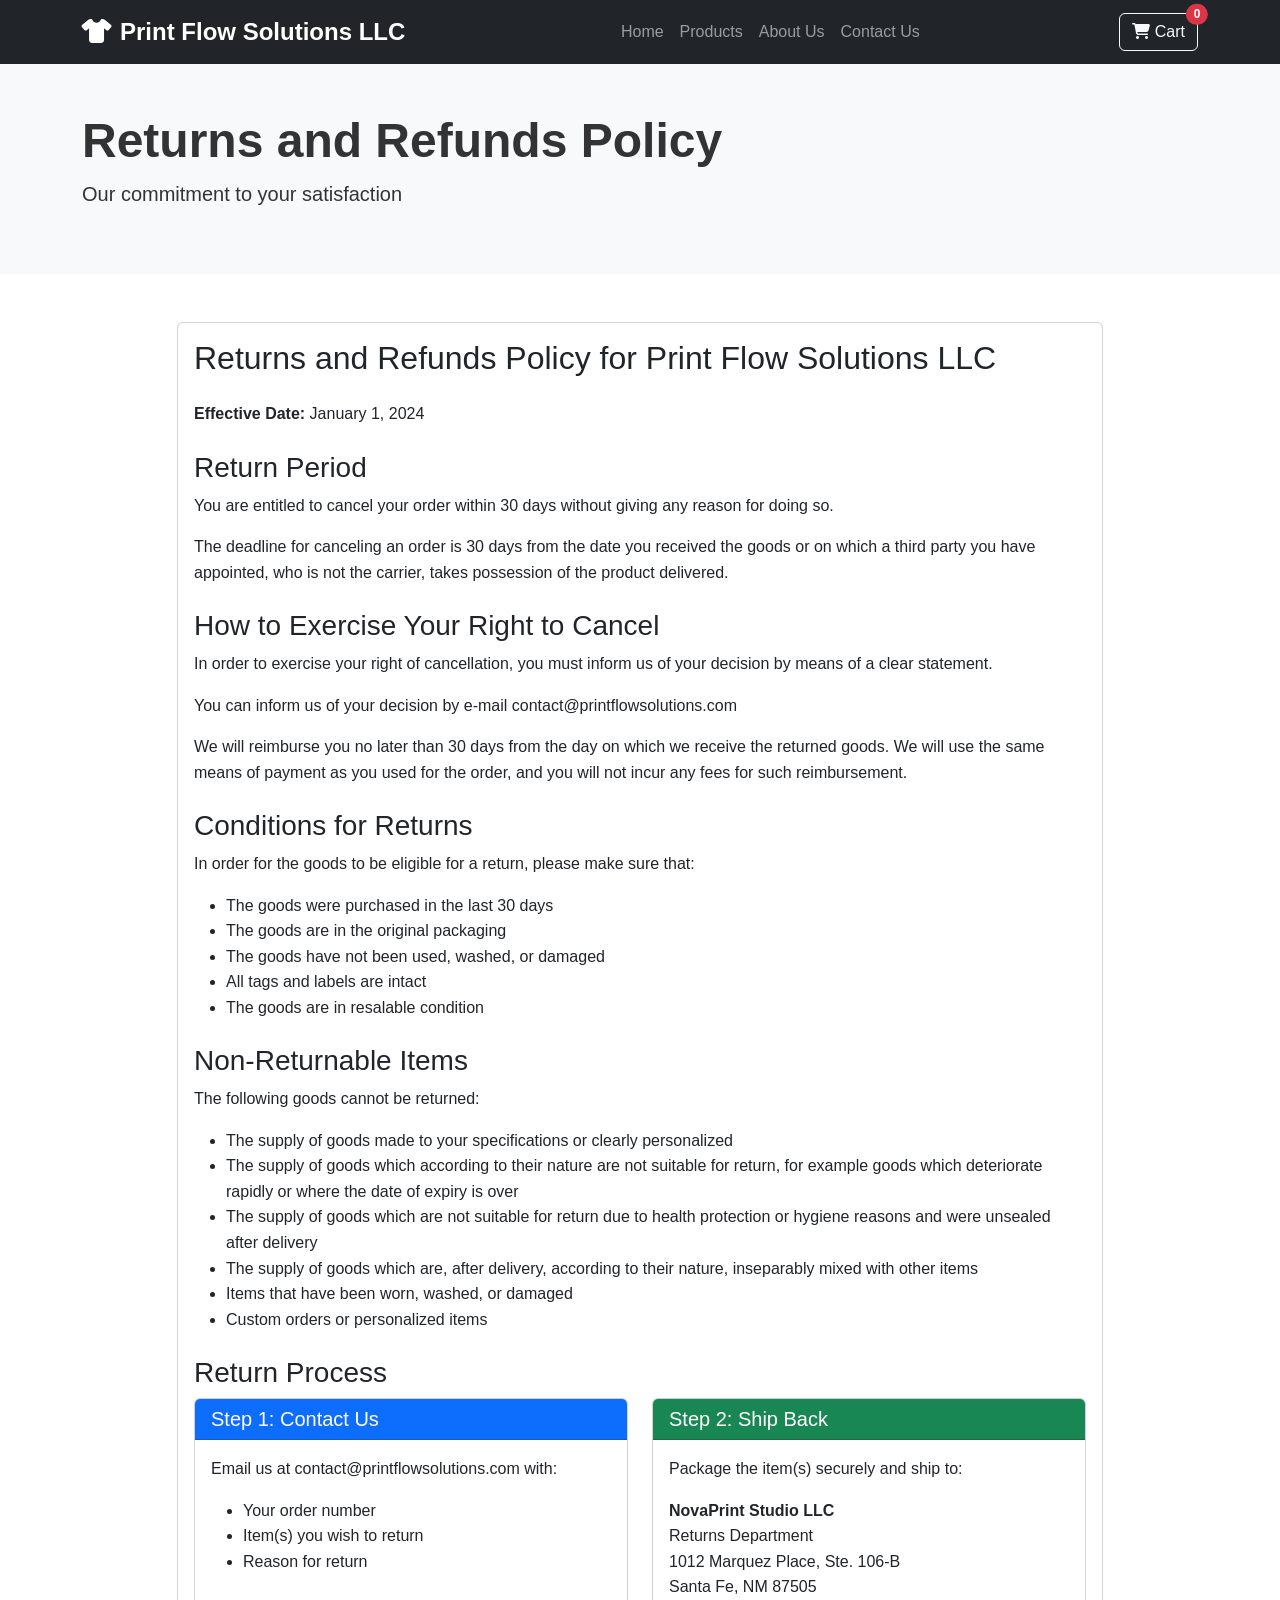
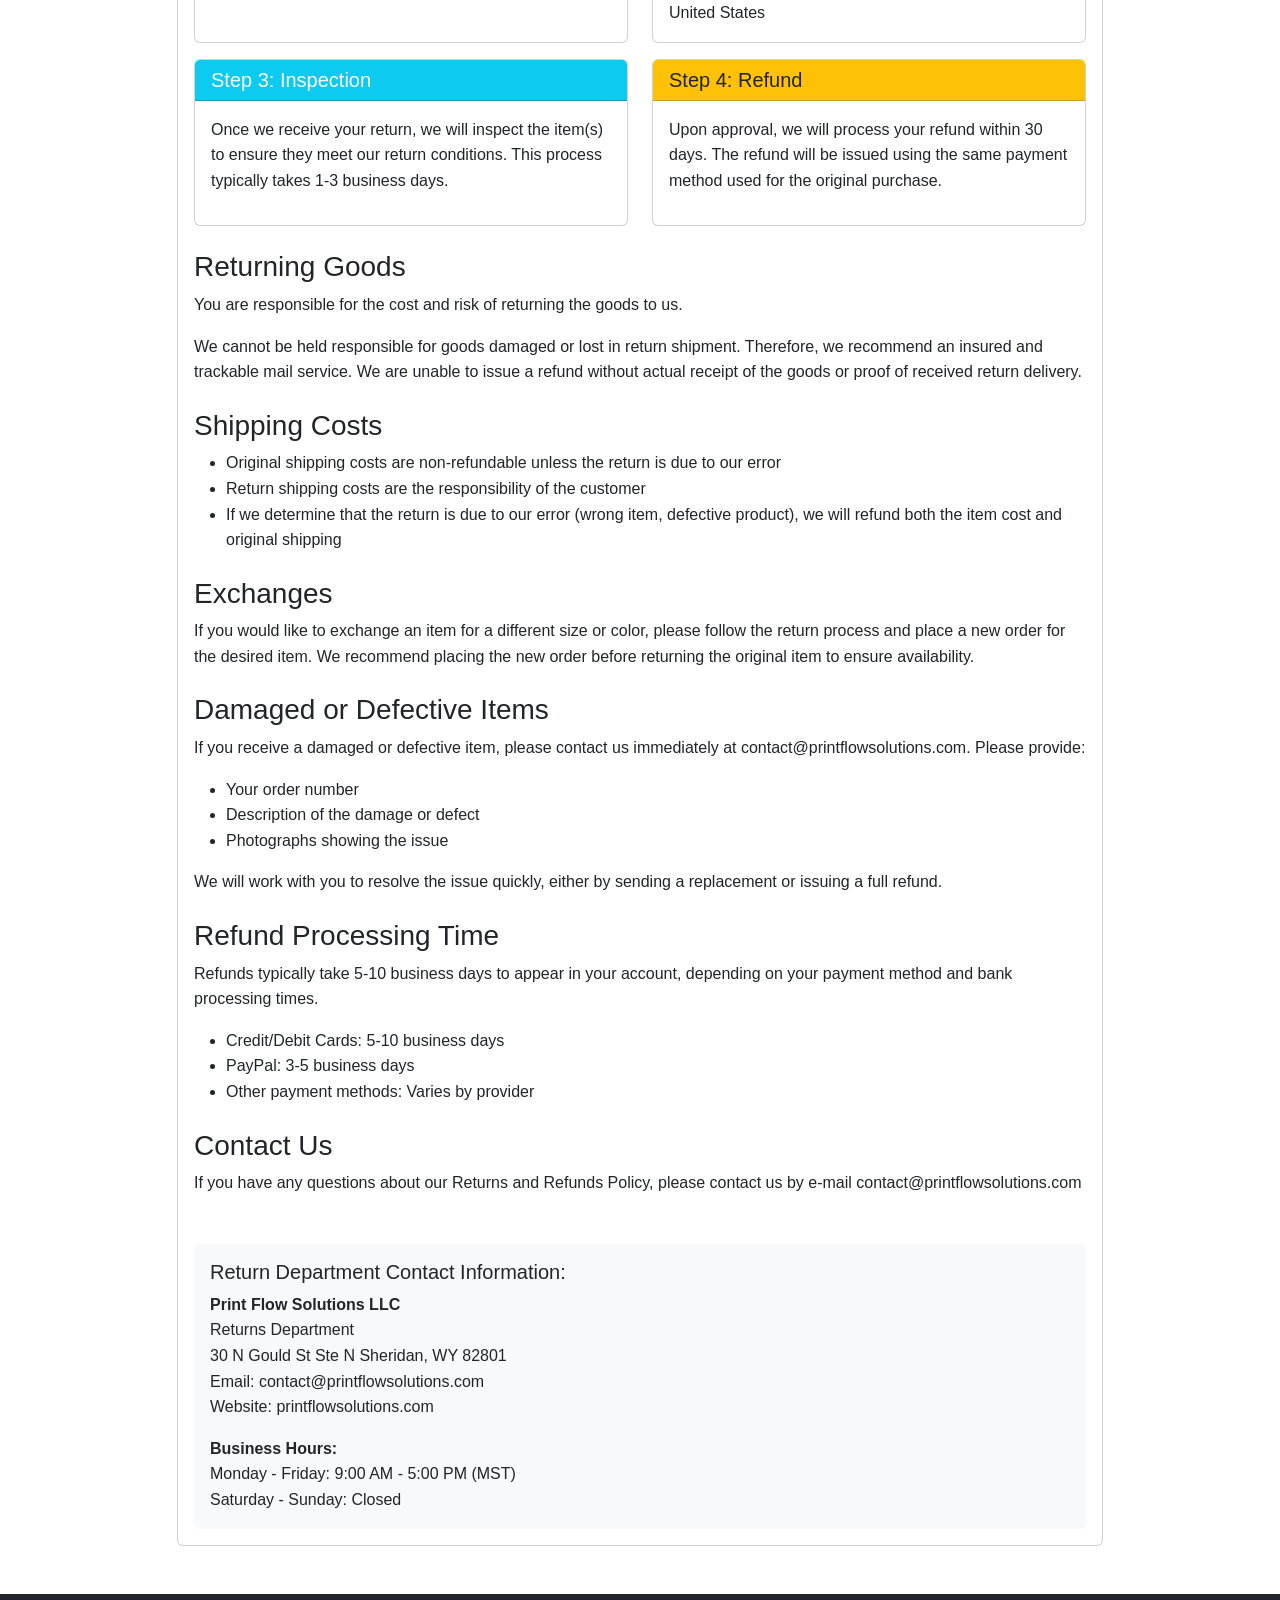
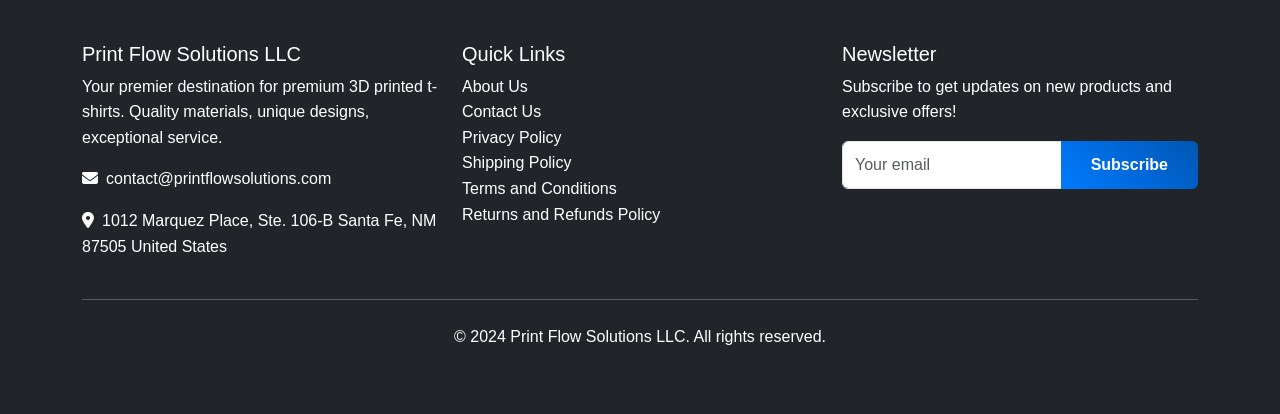
<file: returns.html>
<!DOCTYPE html>
<html lang="en">
<head>
    <meta charset="UTF-8">
    <meta name="viewport" content="width=device-width, initial-scale=1.0">
    <title>Returns and Refunds Policy - Print Flow Solutions LLC</title>
    <link href="https://cdn.jsdelivr.net/npm/bootstrap@5.3.0/dist/css/bootstrap.min.css" rel="stylesheet">
    <link href="https://cdnjs.cloudflare.com/ajax/libs/font-awesome/6.4.0/css/all.min.css" rel="stylesheet">
    <link href="css/style.css" rel="stylesheet">
</head>
<body>
    <!-- Navigation -->
    <nav class="navbar navbar-expand-lg navbar-dark bg-dark sticky-top">
        <div class="container">
            <a class="navbar-brand fw-bold" href="index.html">
                <i class="fas fa-tshirt me-2"></i>Print Flow Solutions LLC
            </a>
            <button class="navbar-toggler" type="button" data-bs-toggle="collapse" data-bs-target="#navbarNav">
                <span class="navbar-toggler-icon"></span>
            </button>
            <div class="collapse navbar-collapse" id="navbarNav">
                <ul class="navbar-nav mx-auto">
                    <li class="nav-item">
                        <a class="nav-link" href="index.html">Home</a>
                    </li>
                    <li class="nav-item">
                        <a class="nav-link" href="products.html">Products</a>
                    </li>
                    <li class="nav-item">
                        <a class="nav-link" href="about.html">About Us</a>
                    </li>
                    <li class="nav-item">
                        <a class="nav-link" href="contact.html">Contact Us</a>
                    </li>
                </ul>
                <div class="d-flex">
                    <button class="btn btn-outline-light position-relative" onclick="window.location.href='cart.html'">
                        <i class="fas fa-shopping-cart"></i> Cart
                        <span class="position-absolute top-0 start-100 translate-middle badge rounded-pill bg-danger" id="cart-count">0</span>
                    </button>
                </div>
            </div>
        </div>
    </nav>

    <!-- Page Header -->
    <section class="py-5 bg-light">
        <div class="container">
            <h1 class="display-5 fw-bold">Returns and Refunds Policy</h1>
            <p class="lead">Our commitment to your satisfaction</p>
        </div>
    </section>

    <!-- Returns Policy Content -->
    <section class="py-5">
        <div class="container">
            <div class="row">
                <div class="col-md-10 mx-auto">
                    <div class="card">
                        <div class="card-body">
                            <h2 class="mb-4">Returns and Refunds Policy for Print Flow Solutions LLC</h2>
                            
                            <p><strong>Effective Date:</strong> January 1, 2024</p>
                            
                            <h3 class="mt-4">Return Period</h3>
                            
                            <p>You are entitled to cancel your order within 30 days without giving any reason for doing so.</p>
                            
                            <p>The deadline for canceling an order is 30 days from the date you received the goods or on which a third party you have appointed, who is not the carrier, takes possession of the product delivered.</p>
                            
                            <h3 class="mt-4">How to Exercise Your Right to Cancel</h3>
                            
                            <p>In order to exercise your right of cancellation, you must inform us of your decision by means of a clear statement.</p>
                            
                            <p>You can inform us of your decision by e-mail contact@printflowsolutions.com</p>
                            
                            <p>We will reimburse you no later than 30 days from the day on which we receive the returned goods. We will use the same means of payment as you used for the order, and you will not incur any fees for such reimbursement.</p>
                            
                            <h3 class="mt-4">Conditions for Returns</h3>
                            
                            <p>In order for the goods to be eligible for a return, please make sure that:</p>
                            <ul>
                                <li>The goods were purchased in the last 30 days</li>
                                <li>The goods are in the original packaging</li>
                                <li>The goods have not been used, washed, or damaged</li>
                                <li>All tags and labels are intact</li>
                                <li>The goods are in resalable condition</li>
                            </ul>
                            
                            <h3 class="mt-4">Non-Returnable Items</h3>
                            
                            <p>The following goods cannot be returned:</p>
                            <ul>
                                <li>The supply of goods made to your specifications or clearly personalized</li>
                                <li>The supply of goods which according to their nature are not suitable for return, for example goods which deteriorate rapidly or where the date of expiry is over</li>
                                <li>The supply of goods which are not suitable for return due to health protection or hygiene reasons and were unsealed after delivery</li>
                                <li>The supply of goods which are, after delivery, according to their nature, inseparably mixed with other items</li>
                                <li>Items that have been worn, washed, or damaged</li>
                                <li>Custom orders or personalized items</li>
                            </ul>
                            
                            <h3 class="mt-4">Return Process</h3>
                            
                            <div class="row">
                                <div class="col-md-6">
                                    <div class="card h-100">
                                        <div class="card-header bg-primary text-white">
                                            <h5 class="mb-0">Step 1: Contact Us</h5>
                                        </div>
                                        <div class="card-body">
                                            <p>Email us at contact@printflowsolutions.com with:</p>
                                            <ul>
                                                <li>Your order number</li>
                                                <li>Item(s) you wish to return</li>
                                                <li>Reason for return</li>
                                            </ul>
                                        </div>
                                    </div>
                                </div>
                                <div class="col-md-6">
                                    <div class="card h-100">
                                        <div class="card-header bg-success text-white">
                                            <h5 class="mb-0">Step 2: Ship Back</h5>
                                        </div>
                                        <div class="card-body">
                                            <p>Package the item(s) securely and ship to:</p>
                                            <p class="mb-0"><strong>NovaPrint Studio LLC</strong><br>
                                            Returns Department<br>
                                            1012 Marquez Place, Ste. 106-B<br>
                                            Santa Fe, NM 87505<br>
                                            United States</p>
                                        </div>
                                    </div>
                                </div>
                            </div>
                            
                            <div class="row mt-3">
                                <div class="col-md-6">
                                    <div class="card h-100">
                                        <div class="card-header bg-info text-white">
                                            <h5 class="mb-0">Step 3: Inspection</h5>
                                        </div>
                                        <div class="card-body">
                                            <p>Once we receive your return, we will inspect the item(s) to ensure they meet our return conditions. This process typically takes 1-3 business days.</p>
                                        </div>
                                    </div>
                                </div>
                                <div class="col-md-6">
                                    <div class="card h-100">
                                        <div class="card-header bg-warning text-dark">
                                            <h5 class="mb-0">Step 4: Refund</h5>
                                        </div>
                                        <div class="card-body">
                                            <p>Upon approval, we will process your refund within 30 days. The refund will be issued using the same payment method used for the original purchase.</p>
                                        </div>
                                    </div>
                                </div>
                            </div>
                            
                            <h3 class="mt-4">Returning Goods</h3>
                            
                            <p>You are responsible for the cost and risk of returning the goods to us.</p>
                            
                            <p>We cannot be held responsible for goods damaged or lost in return shipment. Therefore, we recommend an insured and trackable mail service. We are unable to issue a refund without actual receipt of the goods or proof of received return delivery.</p>
                            
                            <h3 class="mt-4">Shipping Costs</h3>
                            
                            <ul>
                                <li>Original shipping costs are non-refundable unless the return is due to our error</li>
                                <li>Return shipping costs are the responsibility of the customer</li>
                                <li>If we determine that the return is due to our error (wrong item, defective product), we will refund both the item cost and original shipping</li>
                            </ul>
                            
                            <h3 class="mt-4">Exchanges</h3>
                            
                            <p>If you would like to exchange an item for a different size or color, please follow the return process and place a new order for the desired item. We recommend placing the new order before returning the original item to ensure availability.</p>
                            
                            <h3 class="mt-4">Damaged or Defective Items</h3>
                            
                            <p>If you receive a damaged or defective item, please contact us immediately at contact@printflowsolutions.com. Please provide:</p>
                            <ul>
                                <li>Your order number</li>
                                <li>Description of the damage or defect</li>
                                <li>Photographs showing the issue</li>
                            </ul>
                            
                            <p>We will work with you to resolve the issue quickly, either by sending a replacement or issuing a full refund.</p>
                            
                            <h3 class="mt-4">Refund Processing Time</h3>
                            
                            <p>Refunds typically take 5-10 business days to appear in your account, depending on your payment method and bank processing times.</p>
                            
                            <ul>
                                <li>Credit/Debit Cards: 5-10 business days</li>
                                <li>PayPal: 3-5 business days</li>
                                <li>Other payment methods: Varies by provider</li>
                            </ul>
                            
                            <h3 class="mt-4">Contact Us</h3>
                            
                            <p>If you have any questions about our Returns and Refunds Policy, please contact us by e-mail contact@printflowsolutions.com</p>
                            
                            <div class="mt-5 p-3 bg-light rounded">
                                <h5>Return Department Contact Information:</h5>
                                <p><strong>Print Flow Solutions LLC</strong><br>
                                Returns Department<br>
                                30 N Gould St Ste N Sheridan, WY 82801<br>
                                Email: contact@printflowsolutions.com<br>
                                Website: printflowsolutions.com</p>
                                
                                <p class="mb-0"><strong>Business Hours:</strong><br>
                                Monday - Friday: 9:00 AM - 5:00 PM (MST)<br>
                                Saturday - Sunday: Closed</p>
                            </div>
                        </div>
                    </div>
                </div>
            </div>
        </div>
    </section>

    <!-- Footer -->
    <footer class="bg-dark text-white py-5">
        <div class="container">
            <div class="row">
                <div class="col-md-4">
                    <h5>Print Flow Solutions LLC</h5>
                    <p>Your premier destination for premium 3D printed t-shirts. Quality materials, unique designs, exceptional service.</p>
                    <p><i class="fas fa-envelope me-2"></i>contact@printflowsolutions.com</p>
                    <p><i class="fas fa-map-marker-alt me-2"></i>1012 Marquez Place, Ste. 106-B Santa Fe, NM 87505 United States</p>
                </div>
                <div class="col-md-4">
                    <h5>Quick Links</h5>
                    <ul class="list-unstyled">
                        <li><a href="about.html" class="text-white">About Us</a></li>
                        <li><a href="contact.html" class="text-white">Contact Us</a></li>
                        <li><a href="privacy.html" class="text-white">Privacy Policy</a></li>
                        <li><a href="shipping.html" class="text-white">Shipping Policy</a></li>
                        <li><a href="terms.html" class="text-white">Terms and Conditions</a></li>
                        <li><a href="returns.html" class="text-white">Returns and Refunds Policy</a></li>
                    </ul>
                </div>
                <div class="col-md-4">
                    <h5>Newsletter</h5>
                    <p>Subscribe to get updates on new products and exclusive offers!</p>
                    <form class="newsletter-form">
                        <div class="input-group mb-3">
                            <input type="email" class="form-control" placeholder="Your email" required>
                            <button class="btn btn-primary" type="submit">Subscribe</button>
                        </div>
                    </form>
                </div>
            </div>
            <hr class="my-4 bg-white">
            <div class="text-center">
                <p>&copy; 2024 Print Flow Solutions LLC. All rights reserved.</p>
            </div>
        </div>
    </footer>

    <script src="https://cdn.jsdelivr.net/npm/bootstrap@5.3.0/dist/js/bootstrap.bundle.min.js"></script>
    <script src="js/main.js"></script>
</body>
</html>
</file>
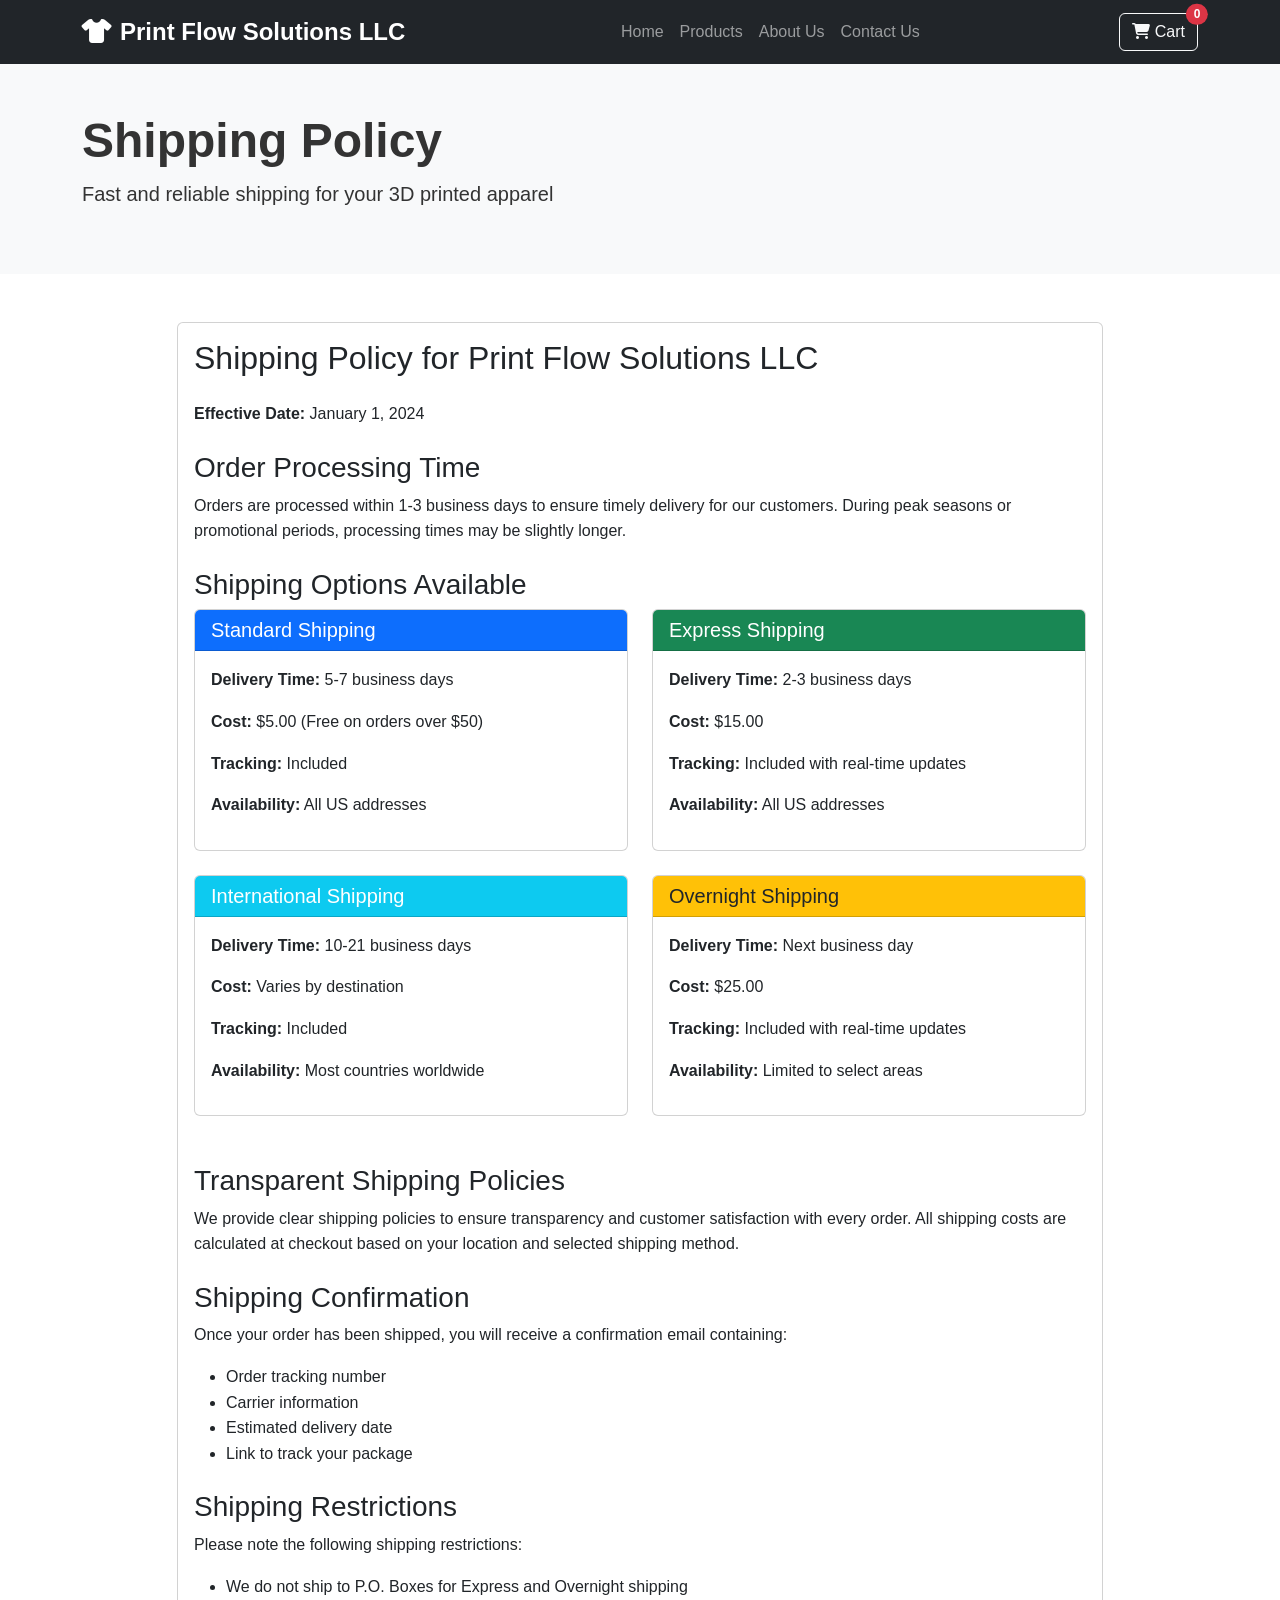
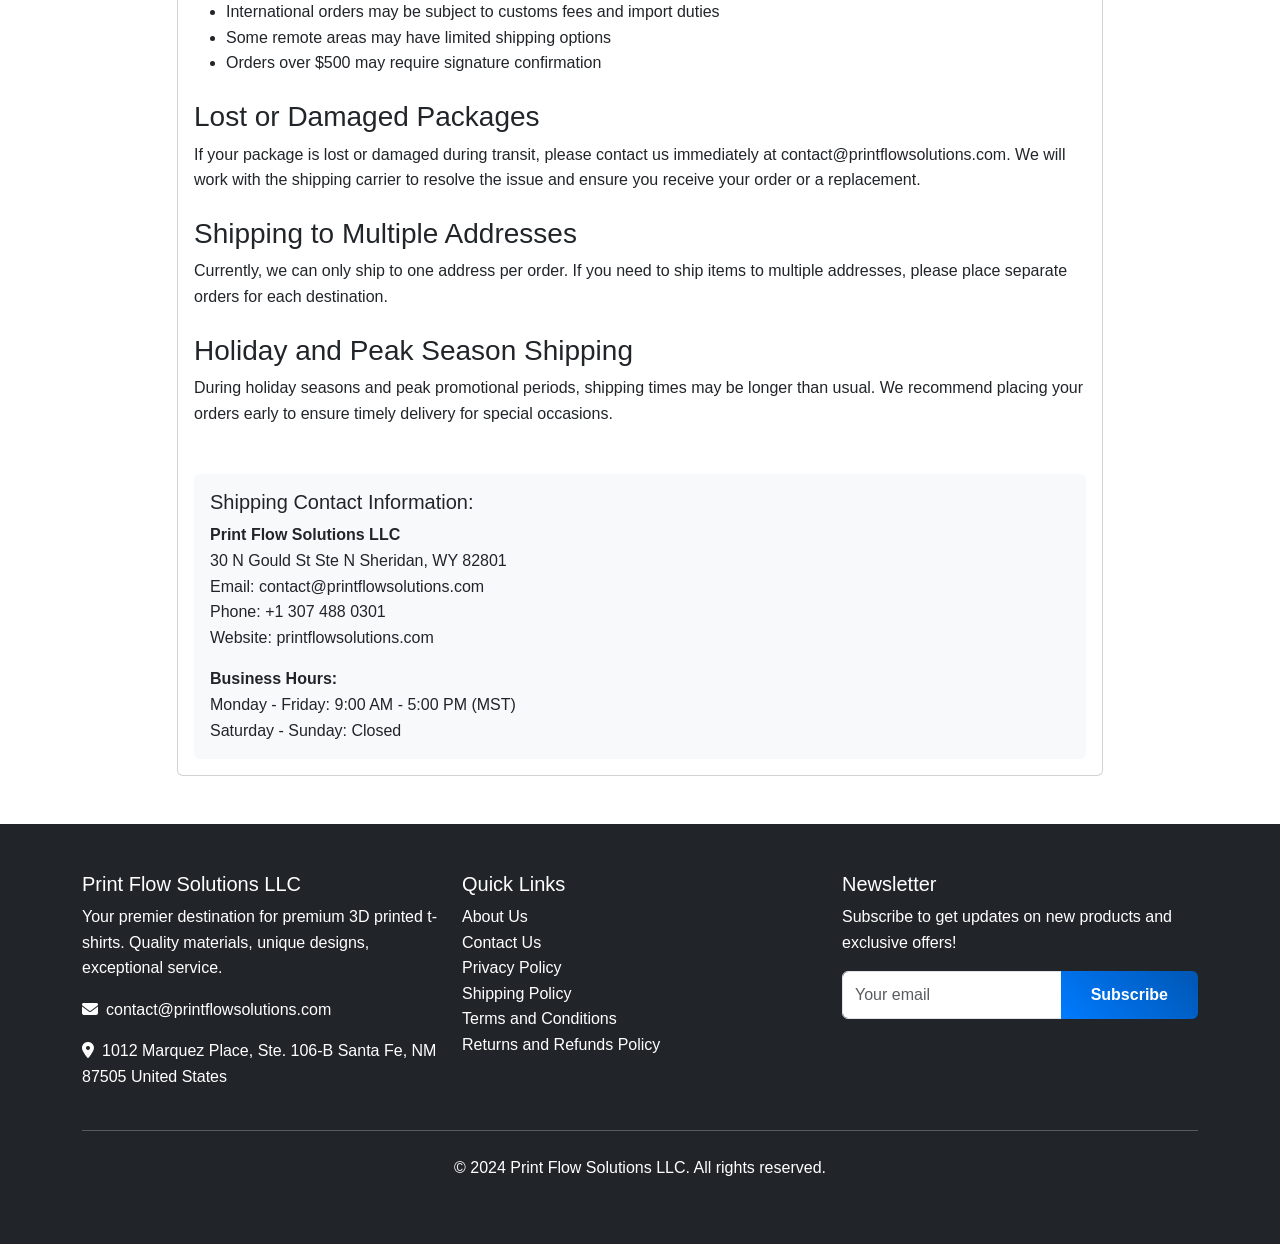
<file: shipping.html>
<!DOCTYPE html>
<html lang="en">
<head>
    <meta charset="UTF-8">
    <meta name="viewport" content="width=device-width, initial-scale=1.0">
    <title>Shipping Policy - Print Flow Solutions LLC</title>
    <link href="https://cdn.jsdelivr.net/npm/bootstrap@5.3.0/dist/css/bootstrap.min.css" rel="stylesheet">
    <link href="https://cdnjs.cloudflare.com/ajax/libs/font-awesome/6.4.0/css/all.min.css" rel="stylesheet">
    <link href="css/style.css" rel="stylesheet">
</head>
<body>
    <!-- Navigation -->
    <nav class="navbar navbar-expand-lg navbar-dark bg-dark sticky-top">
        <div class="container">
            <a class="navbar-brand fw-bold" href="index.html">
                <i class="fas fa-tshirt me-2"></i>Print Flow Solutions LLC
            </a>
            <button class="navbar-toggler" type="button" data-bs-toggle="collapse" data-bs-target="#navbarNav">
                <span class="navbar-toggler-icon"></span>
            </button>
            <div class="collapse navbar-collapse" id="navbarNav">
                <ul class="navbar-nav mx-auto">
                    <li class="nav-item">
                        <a class="nav-link" href="index.html">Home</a>
                    </li>
                    <li class="nav-item">
                        <a class="nav-link" href="products.html">Products</a>
                    </li>
                    <li class="nav-item">
                        <a class="nav-link" href="about.html">About Us</a>
                    </li>
                    <li class="nav-item">
                        <a class="nav-link" href="contact.html">Contact Us</a>
                    </li>
                </ul>
                <div class="d-flex">
                    <button class="btn btn-outline-light position-relative" onclick="window.location.href='cart.html'">
                        <i class="fas fa-shopping-cart"></i> Cart
                        <span class="position-absolute top-0 start-100 translate-middle badge rounded-pill bg-danger" id="cart-count">0</span>
                    </button>
                </div>
            </div>
        </div>
    </nav>

    <!-- Page Header -->
    <section class="py-5 bg-light">
        <div class="container">
            <h1 class="display-5 fw-bold">Shipping Policy</h1>
            <p class="lead">Fast and reliable shipping for your 3D printed apparel</p>
        </div>
    </section>

    <!-- Shipping Policy Content -->
    <section class="py-5">
        <div class="container">
            <div class="row">
                <div class="col-md-10 mx-auto">
                    <div class="card">
                        <div class="card-body">
                            <h2 class="mb-4">Shipping Policy for Print Flow Solutions LLC</h2>
                            
                            <p><strong>Effective Date:</strong> January 1, 2024</p>
                            
                            <h3 class="mt-4">Order Processing Time</h3>
                            <p>Orders are processed within 1-3 business days to ensure timely delivery for our customers. During peak seasons or promotional periods, processing times may be slightly longer.</p>
                            
                            <h3 class="mt-4">Shipping Options Available</h3>
                            <div class="row">
                                <div class="col-md-6 mb-4">
                                    <div class="card h-100">
                                        <div class="card-header bg-primary text-white">
                                            <h5 class="mb-0">Standard Shipping</h5>
                                        </div>
                                        <div class="card-body">
                                            <p><strong>Delivery Time:</strong> 5-7 business days</p>
                                            <p><strong>Cost:</strong> $5.00 (Free on orders over $50)</p>
                                            <p><strong>Tracking:</strong> Included</p>
                                            <p><strong>Availability:</strong> All US addresses</p>
                                        </div>
                                    </div>
                                </div>
                                <div class="col-md-6 mb-4">
                                    <div class="card h-100">
                                        <div class="card-header bg-success text-white">
                                            <h5 class="mb-0">Express Shipping</h5>
                                        </div>
                                        <div class="card-body">
                                            <p><strong>Delivery Time:</strong> 2-3 business days</p>
                                            <p><strong>Cost:</strong> $15.00</p>
                                            <p><strong>Tracking:</strong> Included with real-time updates</p>
                                            <p><strong>Availability:</strong> All US addresses</p>
                                        </div>
                                    </div>
                                </div>
                            </div>
                            
                            <div class="row">
                                <div class="col-md-6 mb-4">
                                    <div class="card h-100">
                                        <div class="card-header bg-info text-white">
                                            <h5 class="mb-0">International Shipping</h5>
                                        </div>
                                        <div class="card-body">
                                            <p><strong>Delivery Time:</strong> 10-21 business days</p>
                                            <p><strong>Cost:</strong> Varies by destination</p>
                                            <p><strong>Tracking:</strong> Included</p>
                                            <p><strong>Availability:</strong> Most countries worldwide</p>
                                        </div>
                                    </div>
                                </div>
                                <div class="col-md-6 mb-4">
                                    <div class="card h-100">
                                        <div class="card-header bg-warning text-dark">
                                            <h5 class="mb-0">Overnight Shipping</h5>
                                        </div>
                                        <div class="card-body">
                                            <p><strong>Delivery Time:</strong> Next business day</p>
                                            <p><strong>Cost:</strong> $25.00</p>
                                            <p><strong>Tracking:</strong> Included with real-time updates</p>
                                            <p><strong>Availability:</strong> Limited to select areas</p>
                                        </div>
                                    </div>
                                </div>
                            </div>
                            
                            <h3 class="mt-4">Transparent Shipping Policies</h3>
                            <p>We provide clear shipping policies to ensure transparency and customer satisfaction with every order. All shipping costs are calculated at checkout based on your location and selected shipping method.</p>
                            
                            <h3 class="mt-4">Shipping Confirmation</h3>
                            <p>Once your order has been shipped, you will receive a confirmation email containing:</p>
                            <ul>
                                <li>Order tracking number</li>
                                <li>Carrier information</li>
                                <li>Estimated delivery date</li>
                                <li>Link to track your package</li>
                            </ul>
                            
                            <h3 class="mt-4">Shipping Restrictions</h3>
                            <p>Please note the following shipping restrictions:</p>
                            <ul>
                                <li>We do not ship to P.O. Boxes for Express and Overnight shipping</li>
                                <li>International orders may be subject to customs fees and import duties</li>
                                <li>Some remote areas may have limited shipping options</li>
                                <li>Orders over $500 may require signature confirmation</li>
                            </ul>
                            
                            <h3 class="mt-4">Lost or Damaged Packages</h3>
                            <p>If your package is lost or damaged during transit, please contact us immediately at contact@printflowsolutions.com. We will work with the shipping carrier to resolve the issue and ensure you receive your order or a replacement.</p>
                            
                            <h3 class="mt-4">Shipping to Multiple Addresses</h3>
                            <p>Currently, we can only ship to one address per order. If you need to ship items to multiple addresses, please place separate orders for each destination.</p>
                            
                            <h3 class="mt-4">Holiday and Peak Season Shipping</h3>
                            <p>During holiday seasons and peak promotional periods, shipping times may be longer than usual. We recommend placing your orders early to ensure timely delivery for special occasions.</p>
                            
                            <div class="mt-5 p-3 bg-light rounded">
                                <h5>Shipping Contact Information:</h5>
                                <p><strong>Print Flow Solutions LLC</strong><br>
                                30 N Gould St Ste N Sheridan, WY 82801<br>
                                Email: contact@printflowsolutions.com<br>
                                Phone: +1 307 488 0301<br>
                                Website: printflowsolutions.com</p>
                                
                                <p class="mb-0"><strong>Business Hours:</strong><br>
                                Monday - Friday: 9:00 AM - 5:00 PM (MST)<br>
                                Saturday - Sunday: Closed</p>
                            </div>
                        </div>
                    </div>
                </div>
            </div>
        </div>
    </section>

    <!-- Footer -->
    <footer class="bg-dark text-white py-5">
        <div class="container">
            <div class="row">
                <div class="col-md-4">
                    <h5>Print Flow Solutions LLC</h5>
                    <p>Your premier destination for premium 3D printed t-shirts. Quality materials, unique designs, exceptional service.</p>
                    <p><i class="fas fa-envelope me-2"></i>contact@printflowsolutions.com</p>
                    <p><i class="fas fa-map-marker-alt me-2"></i>1012 Marquez Place, Ste. 106-B Santa Fe, NM 87505 United States</p>
                </div>
                <div class="col-md-4">
                    <h5>Quick Links</h5>
                    <ul class="list-unstyled">
                        <li><a href="about.html" class="text-white">About Us</a></li>
                        <li><a href="contact.html" class="text-white">Contact Us</a></li>
                        <li><a href="privacy.html" class="text-white">Privacy Policy</a></li>
                        <li><a href="shipping.html" class="text-white">Shipping Policy</a></li>
                        <li><a href="terms.html" class="text-white">Terms and Conditions</a></li>
                        <li><a href="returns.html" class="text-white">Returns and Refunds Policy</a></li>
                    </ul>
                </div>
                <div class="col-md-4">
                    <h5>Newsletter</h5>
                    <p>Subscribe to get updates on new products and exclusive offers!</p>
                    <form class="newsletter-form">
                        <div class="input-group mb-3">
                            <input type="email" class="form-control" placeholder="Your email" required>
                            <button class="btn btn-primary" type="submit">Subscribe</button>
                        </div>
                    </form>
                </div>
            </div>
            <hr class="my-4 bg-white">
            <div class="text-center">
                <p>&copy; 2024 Print Flow Solutions LLC. All rights reserved.</p>
            </div>
        </div>
    </footer>

    <script src="https://cdn.jsdelivr.net/npm/bootstrap@5.3.0/dist/js/bootstrap.bundle.min.js"></script>
    <script src="js/main.js"></script>
</body>
</html>
</file>
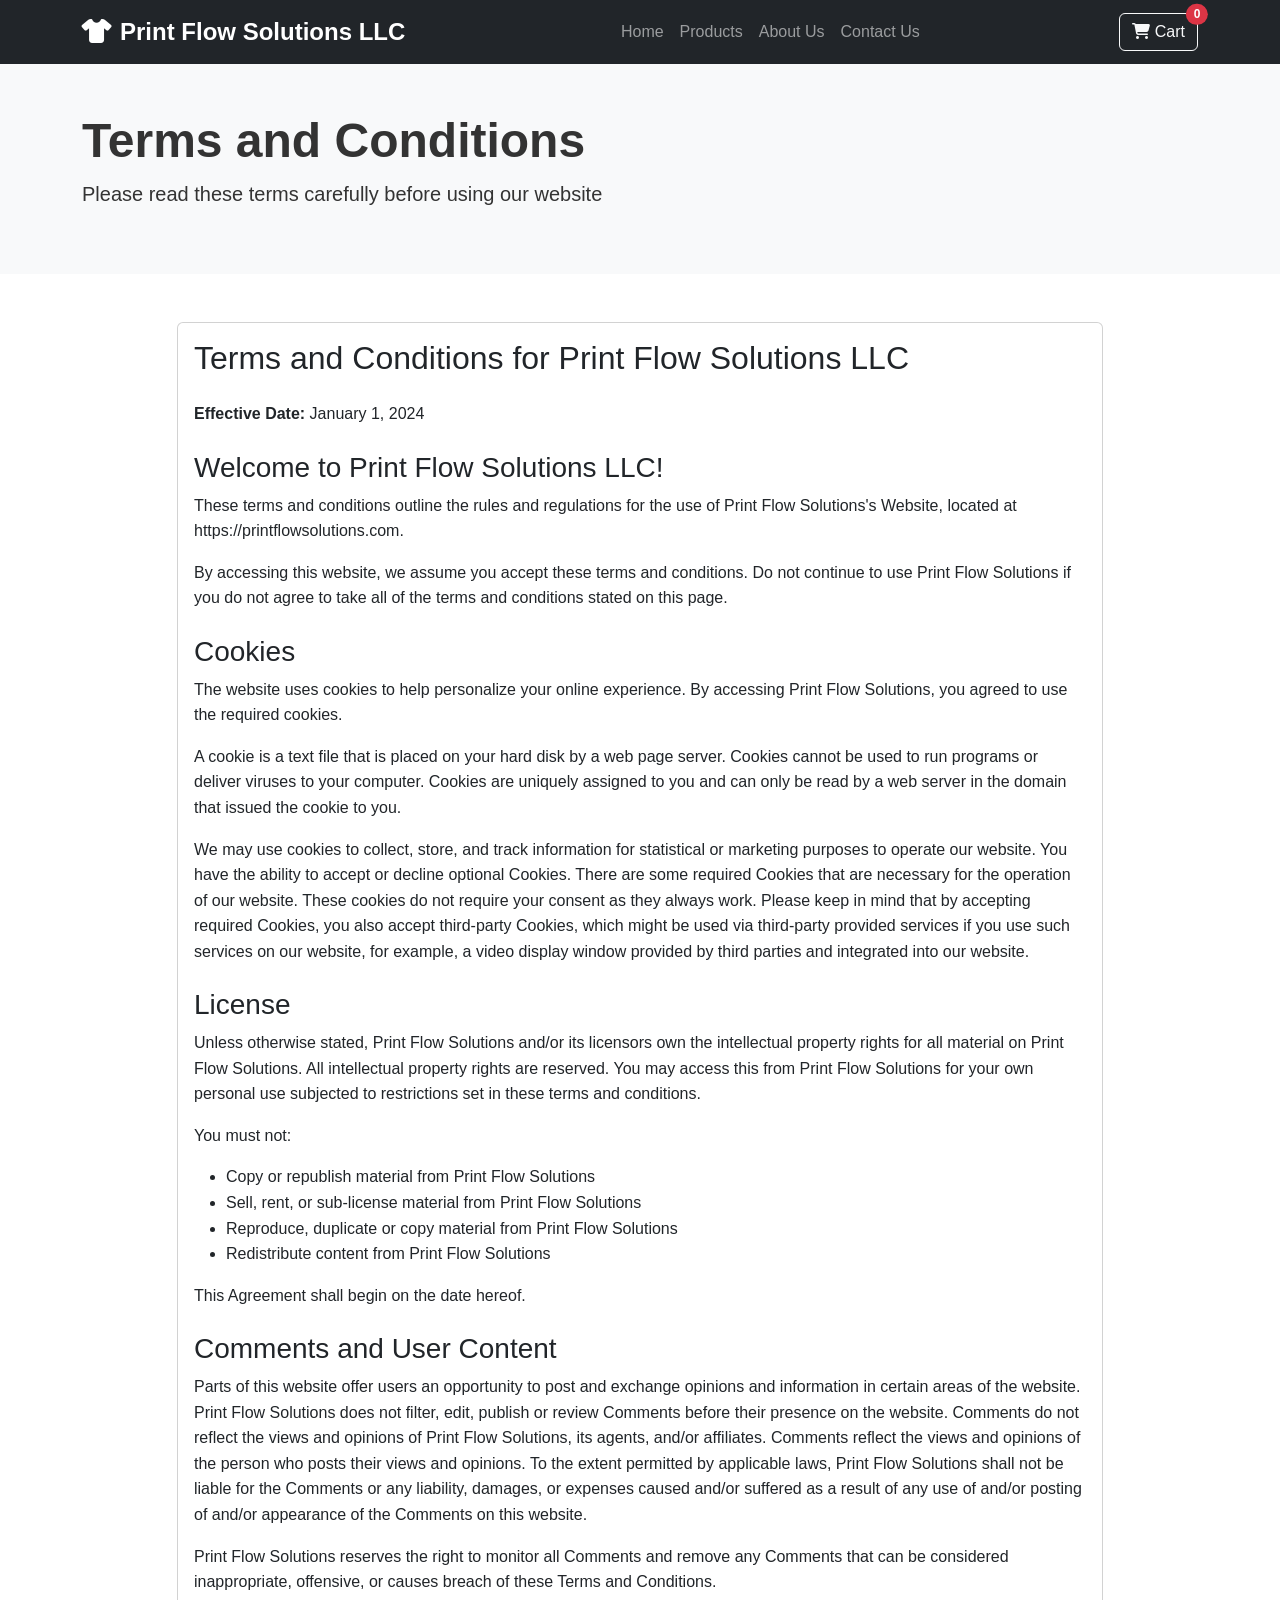
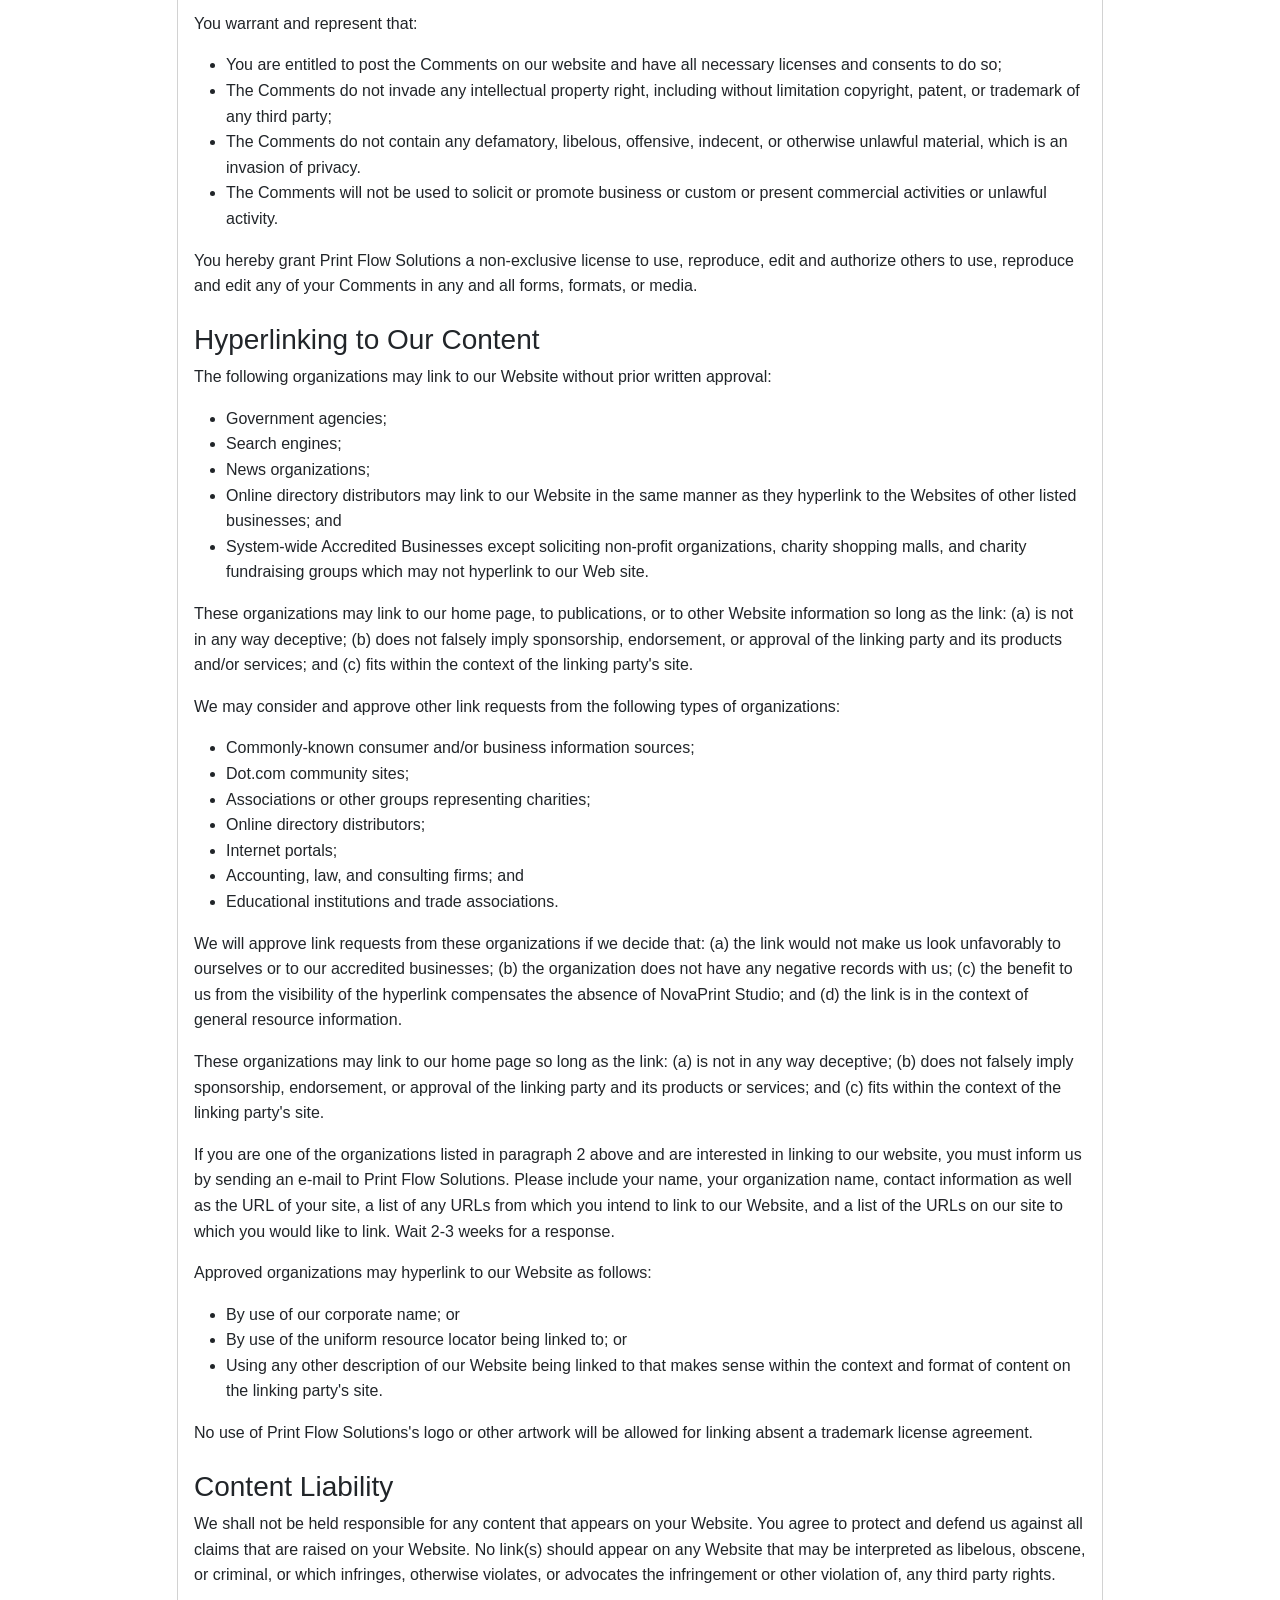
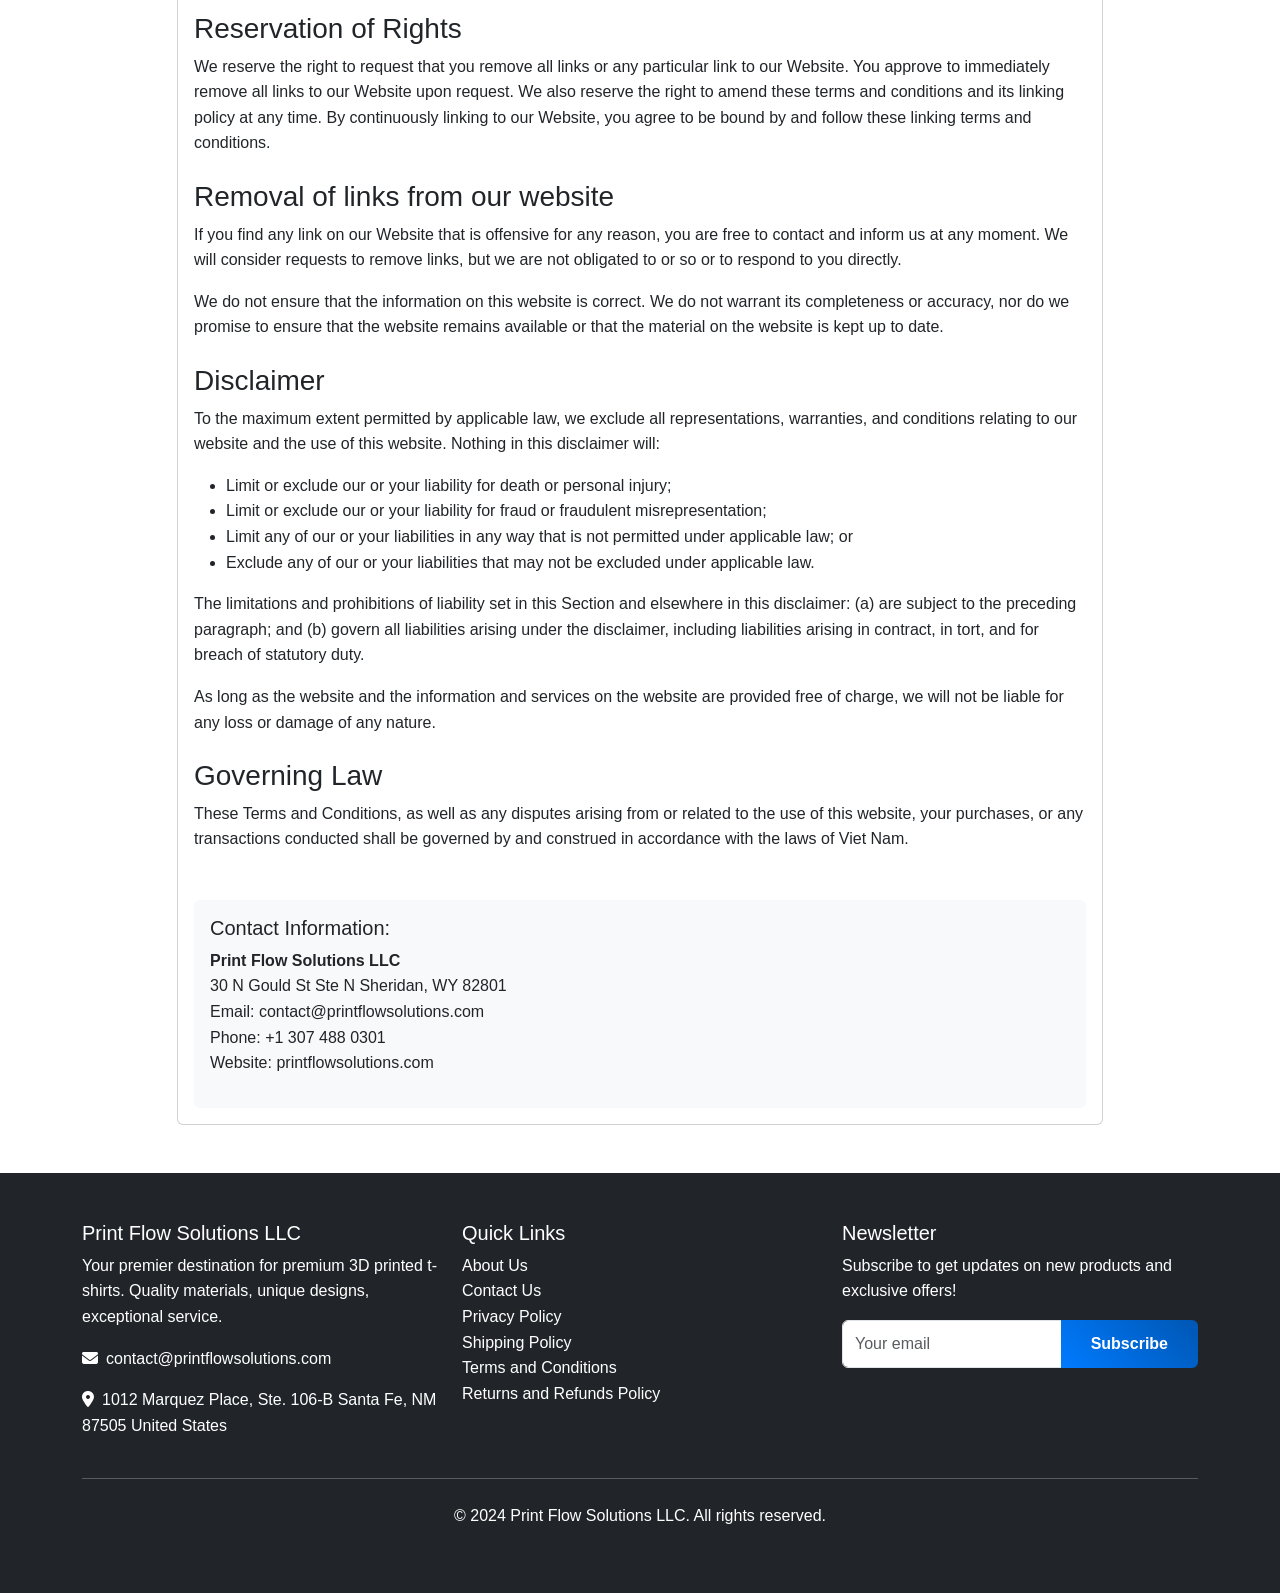
<file: terms.html>
<!DOCTYPE html>
<html lang="en">
<head>
    <meta charset="UTF-8">
    <meta name="viewport" content="width=device-width, initial-scale=1.0">
    <title>Terms and Conditions - Print Flow Solutions LLC</title>
    <link href="https://cdn.jsdelivr.net/npm/bootstrap@5.3.0/dist/css/bootstrap.min.css" rel="stylesheet">
    <link href="https://cdnjs.cloudflare.com/ajax/libs/font-awesome/6.4.0/css/all.min.css" rel="stylesheet">
    <link href="css/style.css" rel="stylesheet">
</head>
<body>
    <!-- Navigation -->
    <nav class="navbar navbar-expand-lg navbar-dark bg-dark sticky-top">
        <div class="container">
            <a class="navbar-brand fw-bold" href="index.html">
                <i class="fas fa-tshirt me-2"></i>Print Flow Solutions LLC
            </a>
            <button class="navbar-toggler" type="button" data-bs-toggle="collapse" data-bs-target="#navbarNav">
                <span class="navbar-toggler-icon"></span>
            </button>
            <div class="collapse navbar-collapse" id="navbarNav">
                <ul class="navbar-nav mx-auto">
                    <li class="nav-item">
                        <a class="nav-link" href="index.html">Home</a>
                    </li>
                    <li class="nav-item">
                        <a class="nav-link" href="products.html">Products</a>
                    </li>
                    <li class="nav-item">
                        <a class="nav-link" href="about.html">About Us</a>
                    </li>
                    <li class="nav-item">
                        <a class="nav-link" href="contact.html">Contact Us</a>
                    </li>
                </ul>
                <div class="d-flex">
                    <button class="btn btn-outline-light position-relative" onclick="window.location.href='cart.html'">
                        <i class="fas fa-shopping-cart"></i> Cart
                        <span class="position-absolute top-0 start-100 translate-middle badge rounded-pill bg-danger" id="cart-count">0</span>
                    </button>
                </div>
            </div>
        </div>
    </nav>

    <!-- Page Header -->
    <section class="py-5 bg-light">
        <div class="container">
            <h1 class="display-5 fw-bold">Terms and Conditions</h1>
            <p class="lead">Please read these terms carefully before using our website</p>
        </div>
    </section>

    <!-- Terms Content -->
    <section class="py-5">
        <div class="container">
            <div class="row">
                <div class="col-md-10 mx-auto">
                    <div class="card">
                        <div class="card-body">
                            <h2 class="mb-4">Terms and Conditions for Print Flow Solutions LLC</h2>
                            
                            <p><strong>Effective Date:</strong> January 1, 2024</p>
                            
                            <h3 class="mt-4">Welcome to Print Flow Solutions LLC!</h3>
                            
                            <p>These terms and conditions outline the rules and regulations for the use of Print Flow Solutions's Website, located at https://printflowsolutions.com.</p>
                            
                            <p>By accessing this website, we assume you accept these terms and conditions. Do not continue to use Print Flow Solutions if you do not agree to take all of the terms and conditions stated on this page.</p>
                            
                            <h3 class="mt-4">Cookies</h3>
                            
                            <p>The website uses cookies to help personalize your online experience. By accessing Print Flow Solutions, you agreed to use the required cookies.</p>
                            
                            <p>A cookie is a text file that is placed on your hard disk by a web page server. Cookies cannot be used to run programs or deliver viruses to your computer. Cookies are uniquely assigned to you and can only be read by a web server in the domain that issued the cookie to you.</p>
                            
                            <p>We may use cookies to collect, store, and track information for statistical or marketing purposes to operate our website. You have the ability to accept or decline optional Cookies. There are some required Cookies that are necessary for the operation of our website. These cookies do not require your consent as they always work. Please keep in mind that by accepting required Cookies, you also accept third-party Cookies, which might be used via third-party provided services if you use such services on our website, for example, a video display window provided by third parties and integrated into our website.</p>
                            
                            <h3 class="mt-4">License</h3>
                            
                            <p>Unless otherwise stated, Print Flow Solutions and/or its licensors own the intellectual property rights for all material on Print Flow Solutions. All intellectual property rights are reserved. You may access this from Print Flow Solutions for your own personal use subjected to restrictions set in these terms and conditions.</p>
                            
                            <p>You must not:</p>
                            <ul>
                                <li>Copy or republish material from Print Flow Solutions</li>
                                <li>Sell, rent, or sub-license material from Print Flow Solutions</li>
                                <li>Reproduce, duplicate or copy material from Print Flow Solutions</li>
                                <li>Redistribute content from Print Flow Solutions</li>
                            </ul>
                            
                            <p>This Agreement shall begin on the date hereof.</p>
                            
                            <h3 class="mt-4">Comments and User Content</h3>
                            
                            <p>Parts of this website offer users an opportunity to post and exchange opinions and information in certain areas of the website. Print Flow Solutions does not filter, edit, publish or review Comments before their presence on the website. Comments do not reflect the views and opinions of Print Flow Solutions, its agents, and/or affiliates. Comments reflect the views and opinions of the person who posts their views and opinions. To the extent permitted by applicable laws, Print Flow Solutions shall not be liable for the Comments or any liability, damages, or expenses caused and/or suffered as a result of any use of and/or posting of and/or appearance of the Comments on this website.</p>
                            
                            <p>Print Flow Solutions reserves the right to monitor all Comments and remove any Comments that can be considered inappropriate, offensive, or causes breach of these Terms and Conditions.</p>
                            
                            <p>You warrant and represent that:</p>
                            <ul>
                                <li>You are entitled to post the Comments on our website and have all necessary licenses and consents to do so;</li>
                                <li>The Comments do not invade any intellectual property right, including without limitation copyright, patent, or trademark of any third party;</li>
                                <li>The Comments do not contain any defamatory, libelous, offensive, indecent, or otherwise unlawful material, which is an invasion of privacy.</li>
                                <li>The Comments will not be used to solicit or promote business or custom or present commercial activities or unlawful activity.</li>
                            </ul>
                            
                            <p>You hereby grant Print Flow Solutions a non-exclusive license to use, reproduce, edit and authorize others to use, reproduce and edit any of your Comments in any and all forms, formats, or media.</p>
                            
                            <h3 class="mt-4">Hyperlinking to Our Content</h3>
                            
                            <p>The following organizations may link to our Website without prior written approval:</p>
                            <ul>
                                <li>Government agencies;</li>
                                <li>Search engines;</li>
                                <li>News organizations;</li>
                                <li>Online directory distributors may link to our Website in the same manner as they hyperlink to the Websites of other listed businesses; and</li>
                                <li>System-wide Accredited Businesses except soliciting non-profit organizations, charity shopping malls, and charity fundraising groups which may not hyperlink to our Web site.</li>
                            </ul>
                            
                            <p>These organizations may link to our home page, to publications, or to other Website information so long as the link: (a) is not in any way deceptive; (b) does not falsely imply sponsorship, endorsement, or approval of the linking party and its products and/or services; and (c) fits within the context of the linking party's site.</p>
                            
                            <p>We may consider and approve other link requests from the following types of organizations:</p>
                            <ul>
                                <li>Commonly-known consumer and/or business information sources;</li>
                                <li>Dot.com community sites;</li>
                                <li>Associations or other groups representing charities;</li>
                                <li>Online directory distributors;</li>
                                <li>Internet portals;</li>
                                <li>Accounting, law, and consulting firms; and</li>
                                <li>Educational institutions and trade associations.</li>
                            </ul>
                            
                            <p>We will approve link requests from these organizations if we decide that: (a) the link would not make us look unfavorably to ourselves or to our accredited businesses; (b) the organization does not have any negative records with us; (c) the benefit to us from the visibility of the hyperlink compensates the absence of NovaPrint Studio; and (d) the link is in the context of general resource information.</p>
                            
                            <p>These organizations may link to our home page so long as the link: (a) is not in any way deceptive; (b) does not falsely imply sponsorship, endorsement, or approval of the linking party and its products or services; and (c) fits within the context of the linking party's site.</p>
                            
                            <p>If you are one of the organizations listed in paragraph 2 above and are interested in linking to our website, you must inform us by sending an e-mail to Print Flow Solutions. Please include your name, your organization name, contact information as well as the URL of your site, a list of any URLs from which you intend to link to our Website, and a list of the URLs on our site to which you would like to link. Wait 2-3 weeks for a response.</p>
                            
                            <p>Approved organizations may hyperlink to our Website as follows:</p>
                            <ul>
                                <li>By use of our corporate name; or</li>
                                <li>By use of the uniform resource locator being linked to; or</li>
                                <li>Using any other description of our Website being linked to that makes sense within the context and format of content on the linking party's site.</li>
                            </ul>
                            
                            <p>No use of Print Flow Solutions's logo or other artwork will be allowed for linking absent a trademark license agreement.</p>
                            
                            <h3 class="mt-4">Content Liability</h3>
                            
                            <p>We shall not be held responsible for any content that appears on your Website. You agree to protect and defend us against all claims that are raised on your Website. No link(s) should appear on any Website that may be interpreted as libelous, obscene, or criminal, or which infringes, otherwise violates, or advocates the infringement or other violation of, any third party rights.</p>
                            
                            <h3 class="mt-4">Reservation of Rights</h3>
                            
                            <p>We reserve the right to request that you remove all links or any particular link to our Website. You approve to immediately remove all links to our Website upon request. We also reserve the right to amend these terms and conditions and its linking policy at any time. By continuously linking to our Website, you agree to be bound by and follow these linking terms and conditions.</p>
                            
                            <h3 class="mt-4">Removal of links from our website</h3>
                            
                            <p>If you find any link on our Website that is offensive for any reason, you are free to contact and inform us at any moment. We will consider requests to remove links, but we are not obligated to or so or to respond to you directly.</p>
                            
                            <p>We do not ensure that the information on this website is correct. We do not warrant its completeness or accuracy, nor do we promise to ensure that the website remains available or that the material on the website is kept up to date.</p>
                            
                            <h3 class="mt-4">Disclaimer</h3>
                            
                            <p>To the maximum extent permitted by applicable law, we exclude all representations, warranties, and conditions relating to our website and the use of this website. Nothing in this disclaimer will:</p>
                            <ul>
                                <li>Limit or exclude our or your liability for death or personal injury;</li>
                                <li>Limit or exclude our or your liability for fraud or fraudulent misrepresentation;</li>
                                <li>Limit any of our or your liabilities in any way that is not permitted under applicable law; or</li>
                                <li>Exclude any of our or your liabilities that may not be excluded under applicable law.</li>
                            </ul>
                            
                            <p>The limitations and prohibitions of liability set in this Section and elsewhere in this disclaimer: (a) are subject to the preceding paragraph; and (b) govern all liabilities arising under the disclaimer, including liabilities arising in contract, in tort, and for breach of statutory duty.</p>
                            
                            <p>As long as the website and the information and services on the website are provided free of charge, we will not be liable for any loss or damage of any nature.</p>
                            
                            <h3 class="mt-4">Governing Law</h3>
                            
                            <p>These Terms and Conditions, as well as any disputes arising from or related to the use of this website, your purchases, or any transactions conducted shall be governed by and construed in accordance with the laws of Viet Nam.</p>
                            
                            <div class="mt-5 p-3 bg-light rounded">
                                <h5>Contact Information:</h5>
                                <p><strong>Print Flow Solutions LLC</strong><br>
                                30 N Gould St Ste N Sheridan, WY 82801<br>
                                Email: contact@printflowsolutions.com<br>
                                Phone: +1 307 488 0301<br>
                                Website: printflowsolutions.com</p>
                            </div>
                        </div>
                    </div>
                </div>
            </div>
        </div>
    </section>

    <!-- Footer -->
    <footer class="bg-dark text-white py-5">
        <div class="container">
            <div class="row">
                <div class="col-md-4">
                    <h5>Print Flow Solutions LLC</h5>
                    <p>Your premier destination for premium 3D printed t-shirts. Quality materials, unique designs, exceptional service.</p>
                    <p><i class="fas fa-envelope me-2"></i>contact@printflowsolutions.com</p>
                    <p><i class="fas fa-map-marker-alt me-2"></i>1012 Marquez Place, Ste. 106-B Santa Fe, NM 87505 United States</p>
                </div>
                <div class="col-md-4">
                    <h5>Quick Links</h5>
                    <ul class="list-unstyled">
                        <li><a href="about.html" class="text-white">About Us</a></li>
                        <li><a href="contact.html" class="text-white">Contact Us</a></li>
                        <li><a href="privacy.html" class="text-white">Privacy Policy</a></li>
                        <li><a href="shipping.html" class="text-white">Shipping Policy</a></li>
                        <li><a href="terms.html" class="text-white">Terms and Conditions</a></li>
                        <li><a href="returns.html" class="text-white">Returns and Refunds Policy</a></li>
                    </ul>
                </div>
                <div class="col-md-4">
                    <h5>Newsletter</h5>
                    <p>Subscribe to get updates on new products and exclusive offers!</p>
                    <form class="newsletter-form">
                        <div class="input-group mb-3">
                            <input type="email" class="form-control" placeholder="Your email" required>
                            <button class="btn btn-primary" type="submit">Subscribe</button>
                        </div>
                    </form>
                </div>
            </div>
            <hr class="my-4 bg-white">
            <div class="text-center">
                <p>&copy; 2024 Print Flow Solutions LLC. All rights reserved.</p>
            </div>
        </div>
    </footer>

    <script src="https://cdn.jsdelivr.net/npm/bootstrap@5.3.0/dist/js/bootstrap.bundle.min.js"></script>
    <script src="js/main.js"></script>
</body>
</html>
</file>
<file: css/style.css>
/* General Styles */
body {
    font-family: 'Segoe UI', Tahoma, Geneva, Verdana, sans-serif;
    line-height: 1.6;
    color: #333;
}

.hero-image {
    height: 600px !important;
    object-fit: cover;
}

.carousel-caption {
    background: rgba(0, 0, 0, 0.6);
    padding: 2rem;
    border-radius: 10px;
}

.feature-box {
    padding: 2rem;
    transition: transform 0.3s ease;
}

.feature-box:hover {
    transform: translateY(-10px);
}

/* Product Cards */
.product-card {
    border: none;
    border-radius: 15px;
    overflow: hidden;
    transition: transform 0.3s ease, box-shadow 0.3s ease;
    height: 100%;
}

.product-card:hover {
    transform: translateY(-5px);
    box-shadow: 0 10px 30px rgba(0, 0, 0, 0.15);
}

.product-card .card-img-top {
    height: 300px;
    object-fit: cover;
    transition: transform 0.3s ease;
}

.product-card:hover .card-img-top {
    transform: scale(1.05);
}

.product-price {
    font-size: 1.5rem;
    font-weight: bold;
    color: #007bff;
}

.product-old-price {
    text-decoration: line-through;
    color: #6c757d;
    font-size: 1rem;
}

/* Navigation */
.navbar-brand {
    font-size: 1.5rem;
}

.navbar-nav .nav-link {
    font-weight: 500;
    transition: color 0.3s ease;
}

.navbar-nav .nav-link:hover {
    color: #007bff !important;
}

/* Cart */
.cart-item {
    border-bottom: 1px solid #eee;
    padding: 1rem 0;
}

.cart-item img {
    width: 80px;
    height: 80px;
    object-fit: cover;
    border-radius: 8px;
}

.quantity-control {
    display: flex;
    align-items: center;
    gap: 10px;
}

.quantity-control button {
    width: 30px;
    height: 30px;
    border-radius: 50%;
    border: 1px solid #ddd;
    background: white;
    cursor: pointer;
}

.quantity-control button:hover {
    background: #f8f9fa;
}

/* Product Detail Page */
.product-detail-image {
    height: 500px;
    object-fit: cover;
    border-radius: 10px;
}

.thumbnail-img {
    height: 80px;
    width: 80px;
    object-fit: cover;
    border-radius: 8px;
    cursor: pointer;
    transition: transform 0.3s ease;
    border: 2px solid transparent;
}

.thumbnail-img:hover,
.thumbnail-img.active {
    border-color: #007bff;
    transform: scale(1.1);
}

.variant-option {
    padding: 8px 16px;
    border: 2px solid #ddd;
    border-radius: 20px;
    background: white;
    cursor: pointer;
    transition: all 0.3s ease;
    margin: 5px;
}

.variant-option:hover {
    border-color: #007bff;
}

.variant-option.selected {
    background: #007bff;
    color: white;
    border-color: #007bff;
}

/* Buttons */
.btn-primary {
    background: linear-gradient(45deg, #007bff, #0056b3);
    border: none;
    padding: 12px 30px;
    font-weight: 600;
    transition: all 0.3s ease;
}

.btn-primary:hover {
    background: linear-gradient(45deg, #0056b3, #004085);
    transform: translateY(-2px);
    box-shadow: 0 5px 15px rgba(0, 123, 255, 0.3);
}

.btn-outline-primary {
    border: 2px solid #007bff;
    color: #007bff;
    padding: 12px 30px;
    font-weight: 600;
    transition: all 0.3s ease;
}

.btn-outline-primary:hover {
    background: #007bff;
    border-color: #007bff;
    transform: translateY(-2px);
    box-shadow: 0 5px 15px rgba(0, 123, 255, 0.3);
}

/* Contact Form */
.form-control:focus {
    border-color: #007bff;
    box-shadow: 0 0 0 0.2rem rgba(0, 123, 255, 0.25);
}

/* Footer */
footer a {
    text-decoration: none;
    transition: color 0.3s ease;
}

footer a:hover {
    color: #007bff !important;
}

/* Newsletter Form */
.newsletter-form .btn-primary {
    border-top-left-radius: 0;
    border-bottom-left-radius: 0;
}

/* Responsive Design */
@media (max-width: 768px) {
    .hero-image {
        height: 200px;
    }
    
    .carousel-caption {
        padding: 1rem;
    }
    
    .carousel-caption h1 {
        font-size: 1.5rem;
    }
    
    .carousel-caption p {
        font-size: 1rem;
    }
    
    .product-card .card-img-top {
        height: 200px;
    }
    
    .product-detail-image {
        height: 300px;
    }
}

/* Loading Animation */
.loading {
    display: inline-block;
    width: 20px;
    height: 20px;
    border: 3px solid rgba(0, 123, 255, 0.3);
    border-radius: 50%;
    border-top-color: #007bff;
    animation: spin 1s ease-in-out infinite;
}

@keyframes spin {
    to { transform: rotate(360deg); }
}

/* Toast Notifications */
.toast-container {
    position: fixed;
    top: 20px;
    right: 20px;
    z-index: 1050;
}

.custom-toast {
    background: white;
    border-radius: 10px;
    box-shadow: 0 5px 15px rgba(0, 0, 0, 0.2);
    padding: 1rem;
    margin-bottom: 10px;
    animation: slideIn 0.3s ease;
}

@keyframes slideIn {
    from {
        transform: translateX(100%);
        opacity: 0;
    }
    to {
        transform: translateX(0);
        opacity: 1;
    }
}

/* Hero Section */
.hero-section {
    position: relative;
}

.hero-section::after {
    content: '';
    position: absolute;
    bottom: 0;
    left: 0;
    right: 0;
    height: 100px;
    background: linear-gradient(to top, white, transparent);
    pointer-events: none;
}

/* Badge Animation */
.badge {
    animation: pulse 2s infinite;
}

@keyframes pulse {
    0% {
        box-shadow: 0 0 0 0 rgba(220, 53, 69, 0.7);
    }
    70% {
        box-shadow: 0 0 0 10px rgba(220, 53, 69, 0);
    }
    100% {
        box-shadow: 0 0 0 0 rgba(220, 53, 69, 0);
    }
}
</file>
